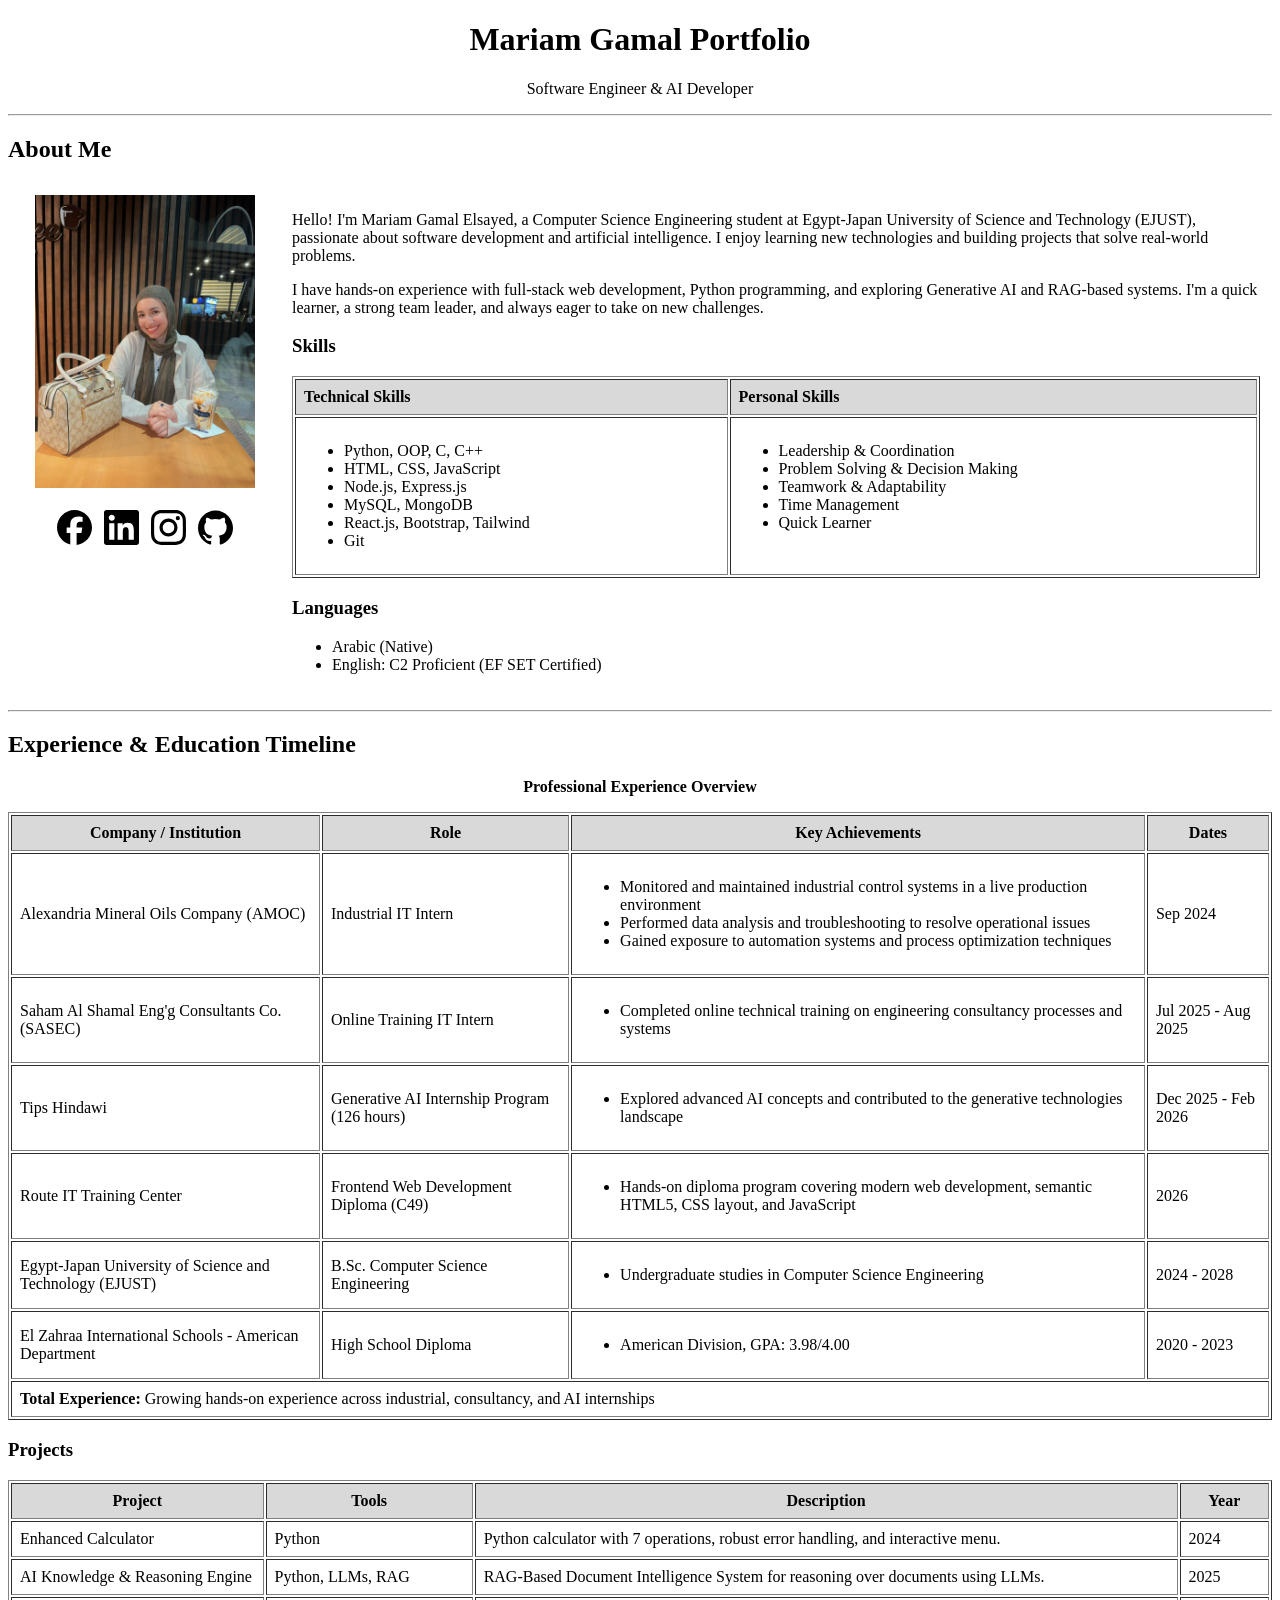
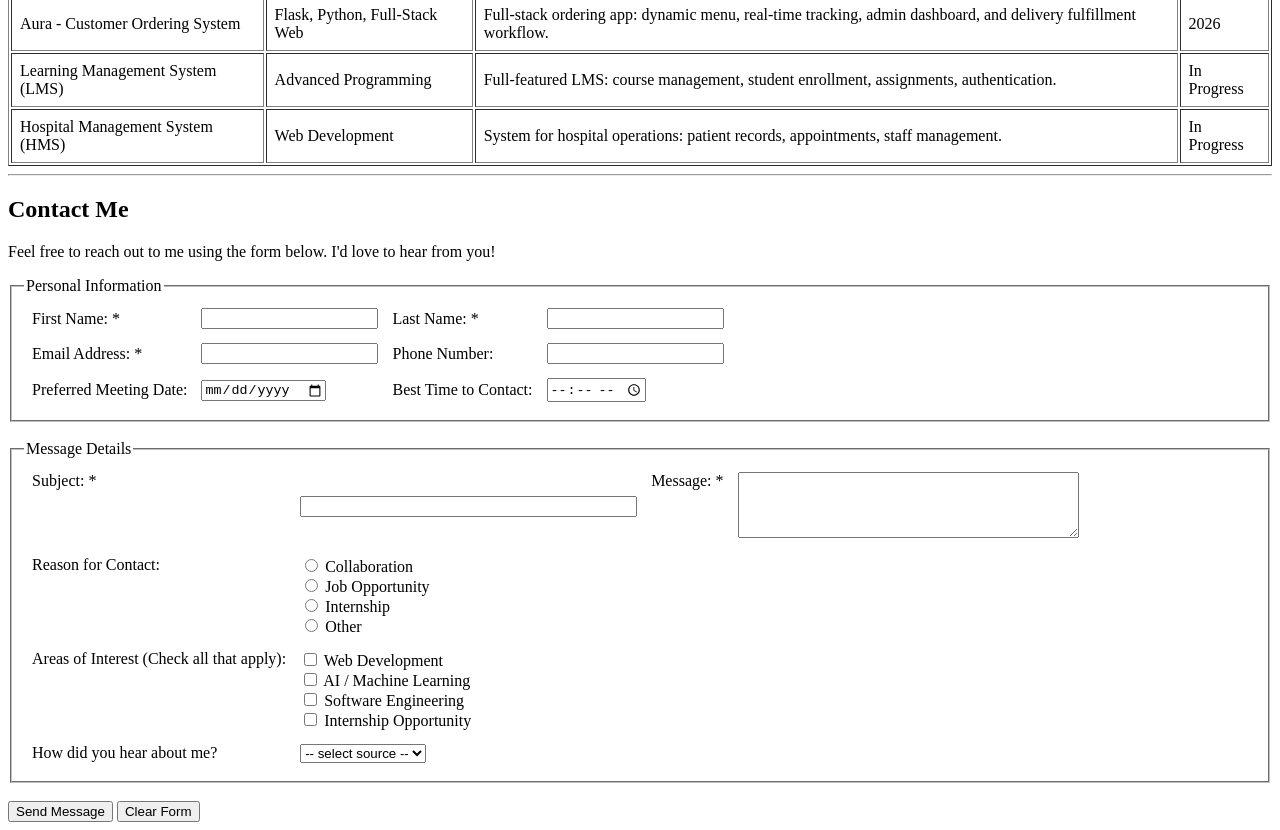
<file: Task 01-personal-portfolio-html/index.html>
<!DOCTYPE html>
<html lang="en">

<head>
  <meta charset="UTF-8">
  <title>Mariam Gamal Portfolio</title>
</head>

<body>

  <h1 align="center">Mariam Gamal Portfolio</h1>
  <p align="center">Software Engineer &amp; AI Developer </p>

  <hr>

  <h2>About Me</h2>

  <table border="0" cellpadding="10">
    <tr>
      <td valign="top" align="center" width="250">
        <img src="images/profile.jpg" alt="Mariam Gamal" width="220"><br><br>
        <a href="https://www.facebook.com/mariammgamall/" target="_blank"><img src="images/facebook.svg" alt="Facebook"
            width="35" height="35"></a>
        &nbsp;
        <a href="https://www.linkedin.com/in/mariam-gamal-3b2408281/" target="_blank"><img src="images/linkedin.svg"
            alt="LinkedIn" width="35" height="35"></a>
        &nbsp;
        <a href="https://www.instagram.com/mariammgamalll/" target="_blank"><img src="images/instagram.svg"
            alt="Instagram" width="35" height="35"></a>
        &nbsp;
        <a href="https://github.com/mariammgamall" target="_blank"><img src="images/github.svg" alt="GitHub" width="35"
            height="35"></a>
      </td>
      <td valign="top">
        <p>Hello! I'm Mariam Gamal Elsayed, a Computer Science Engineering student at Egypt-Japan University of Science
          and Technology (EJUST), passionate about software development and artificial intelligence. I enjoy learning
          new technologies and building projects that solve real-world problems.</p>
        <p>I have hands-on experience with full-stack web development, Python programming, and exploring Generative AI
          and RAG-based systems. I'm a quick learner, a strong team leader, and always eager to take on new challenges.
        </p>

        <h3>Skills</h3>
        <table border="1" cellpadding="8" width="100%">
          <tr bgcolor="#D9D9D9">
            <th align="left">Technical Skills</th>
            <th align="left">Personal Skills</th>
          </tr>
          <tr>
            <td valign="top">
              <ul>
                <li>Python, OOP, C, C++</li>
                <li>HTML, CSS, JavaScript</li>
                <li>Node.js, Express.js</li>
                <li>MySQL, MongoDB</li>
                <li>React.js, Bootstrap, Tailwind</li>
                <li>Git</li>
              </ul>
            </td>
            <td valign="top">
              <ul>
                <li>Leadership &amp; Coordination</li>
                <li>Problem Solving &amp; Decision Making</li>
                <li>Teamwork &amp; Adaptability</li>
                <li>Time Management</li>
                <li>Quick Learner</li>
              </ul>
            </td>
          </tr>
        </table>

        <h3>Languages</h3>
        <ul>
          <li>Arabic (Native)</li>
          <li>English: C2 Proficient (EF SET Certified)</li>
        </ul>
      </td>
    </tr>
  </table>

  <hr>

  <h2>Experience &amp; Education Timeline</h2>

  <p align="center"><b>Professional Experience Overview</b></p>

  <table border="1" cellpadding="8" width="100%">
    <tr bgcolor="#D9D9D9">
      <th>Company / Institution</th>
      <th>Role</th>
      <th>Key Achievements</th>
      <th>Dates</th>
    </tr>
    <tr>
      <td>Alexandria Mineral Oils Company (AMOC)</td>
      <td>Industrial IT Intern</td>
      <td>
        <ul>
          <li>Monitored and maintained industrial control systems in a live production environment</li>
          <li>Performed data analysis and troubleshooting to resolve operational issues</li>
          <li>Gained exposure to automation systems and process optimization techniques</li>
        </ul>
      </td>
      <td>Sep 2024</td>
    </tr>
    <tr>
      <td>Saham Al Shamal Eng'g Consultants Co. (SASEC)</td>
      <td>Online Training IT Intern</td>
      <td>
        <ul>
          <li>Completed online technical training on engineering consultancy processes and systems</li>
        </ul>
      </td>
      <td>Jul 2025 - Aug 2025</td>
    </tr>
    <tr>
      <td>Tips Hindawi</td>
      <td>Generative AI Internship Program (126 hours)</td>
      <td>
        <ul>
          <li>Explored advanced AI concepts and contributed to the generative technologies landscape</li>
        </ul>
      </td>
      <td>Dec 2025 - Feb 2026</td>
    </tr>
    <tr>
      <td>Route IT Training Center</td>
      <td>Frontend Web Development Diploma (C49)</td>
      <td>
        <ul>
          <li>Hands-on diploma program covering modern web development, semantic HTML5, CSS layout, and JavaScript</li>
        </ul>
      </td>
      <td>2026</td>
    </tr>
    <tr>
      <td>Egypt-Japan University of Science and Technology (EJUST)</td>
      <td>B.Sc. Computer Science Engineering</td>
      <td>
        <ul>
          <li>Undergraduate studies in Computer Science Engineering</li>
        </ul>
      </td>
      <td>2024 - 2028</td>
    </tr>
    <tr>
      <td>El Zahraa International Schools - American Department</td>
      <td>High School Diploma</td>
      <td>
        <ul>
          <li>American Division, GPA: 3.98/4.00</li>
        </ul>
      </td>
      <td>2020 - 2023</td>
    </tr>
    <tr>
      <td colspan="4"><b>Total Experience:</b> Growing hands-on experience across industrial, consultancy, and AI
        internships</td>
    </tr>
  </table>

  <h3>Projects</h3>
  <table border="1" cellpadding="8" width="100%">
    <tr bgcolor="#D9D9D9">
      <th>Project</th>
      <th>Tools</th>
      <th>Description</th>
      <th>Year</th>
    </tr>
    <tr>
      <td>Enhanced Calculator</td>
      <td>Python</td>
      <td>Python calculator with 7 operations, robust error handling, and interactive menu.</td>
      <td>2024</td>
    </tr>
    <tr>
      <td>AI Knowledge &amp; Reasoning Engine</td>
      <td>Python, LLMs, RAG</td>
      <td>RAG-Based Document Intelligence System for reasoning over documents using LLMs.</td>
      <td>2025</td>
    </tr>
    <tr>
      <td>Aura - Customer Ordering System</td>
      <td>Flask, Python, Full-Stack Web</td>
      <td>Full-stack ordering app: dynamic menu, real-time tracking, admin dashboard, and delivery fulfillment workflow.
      </td>
      <td>2026</td>
    </tr>
    <tr>
      <td>Learning Management System (LMS)</td>
      <td>Advanced Programming</td>
      <td>Full-featured LMS: course management, student enrollment, assignments, authentication.</td>
      <td>In Progress</td>
    </tr>
    <tr>
      <td>Hospital Management System (HMS)</td>
      <td>Web Development</td>
      <td>System for hospital operations: patient records, appointments, staff management.</td>
      <td>In Progress</td>
    </tr>
  </table>

  <hr>

  <h2>Contact Me</h2>
  <p>Feel free to reach out to me using the form below. I'd love to hear from you!</p>

  <form action="mailto:maryamgamal188@gmail.com" method="post" enctype="text/plain">

    <fieldset>
      <legend>Personal Information</legend>
      <table border="0" cellpadding="6">
        <tr>
          <td>First Name: *</td>
          <td><input type="text" name="first_name" required></td>
          <td>Last Name: *</td>
          <td><input type="text" name="last_name" required></td>
        </tr>
        <tr>
          <td>Email Address: *</td>
          <td><input type="email" name="email" required></td>
          <td>Phone Number:</td>
          <td><input type="tel" name="phone"></td>
        </tr>
        <tr>
          <td>Preferred Meeting Date:</td>
          <td><input type="date" name="meeting_date"></td>
          <td>Best Time to Contact:</td>
          <td><input type="time" name="best_time"></td>
        </tr>
      </table>
    </fieldset>

    <br>

    <fieldset>
      <legend>Message Details</legend>
      <table border="0" cellpadding="6">
        <tr>
          <td valign="top">Subject: *</td>
          <td><input type="text" name="subject" size="40" required></td>
          <td valign="top">Message: *</td>
          <td><textarea name="message" rows="4" cols="40" required></textarea></td>
        </tr>
        <tr>
          <td valign="top">Reason for Contact:</td>
          <td colspan="3">
            <input type="radio" name="reason" value="collaboration"> Collaboration<br>
            <input type="radio" name="reason" value="job_opportunity"> Job Opportunity<br>
            <input type="radio" name="reason" value="internship"> Internship<br>
            <input type="radio" name="reason" value="other"> Other
          </td>
        </tr>
        <tr>
          <td valign="top">Areas of Interest (Check all that apply):</td>
          <td colspan="3">
            <input type="checkbox" name="interest" value="web_development"> Web Development<br>
            <input type="checkbox" name="interest" value="ai_ml"> AI / Machine Learning<br>
            <input type="checkbox" name="interest" value="software_engineering"> Software Engineering<br>
            <input type="checkbox" name="interest" value="internship_opportunity"> Internship Opportunity
          </td>
        </tr>
        <tr>
          <td>How did you hear about me?</td>
          <td colspan="3">
            <select name="source">
              <option value="">-- select source --</option>
              <option value="linkedin">LinkedIn</option>
              <option value="github">GitHub</option>
              <option value="facebook">Facebook</option>
              <option value="instagram">Instagram</option>
              <option value="referral">Referral</option>
              <option value="other">Other</option>
            </select>
          </td>
        </tr>
      </table>
    </fieldset>

    <br>
    <input type="submit" value="Send Message">
    <input type="reset" value="Clear Form">

  </form>

</body>

</html>
</file>
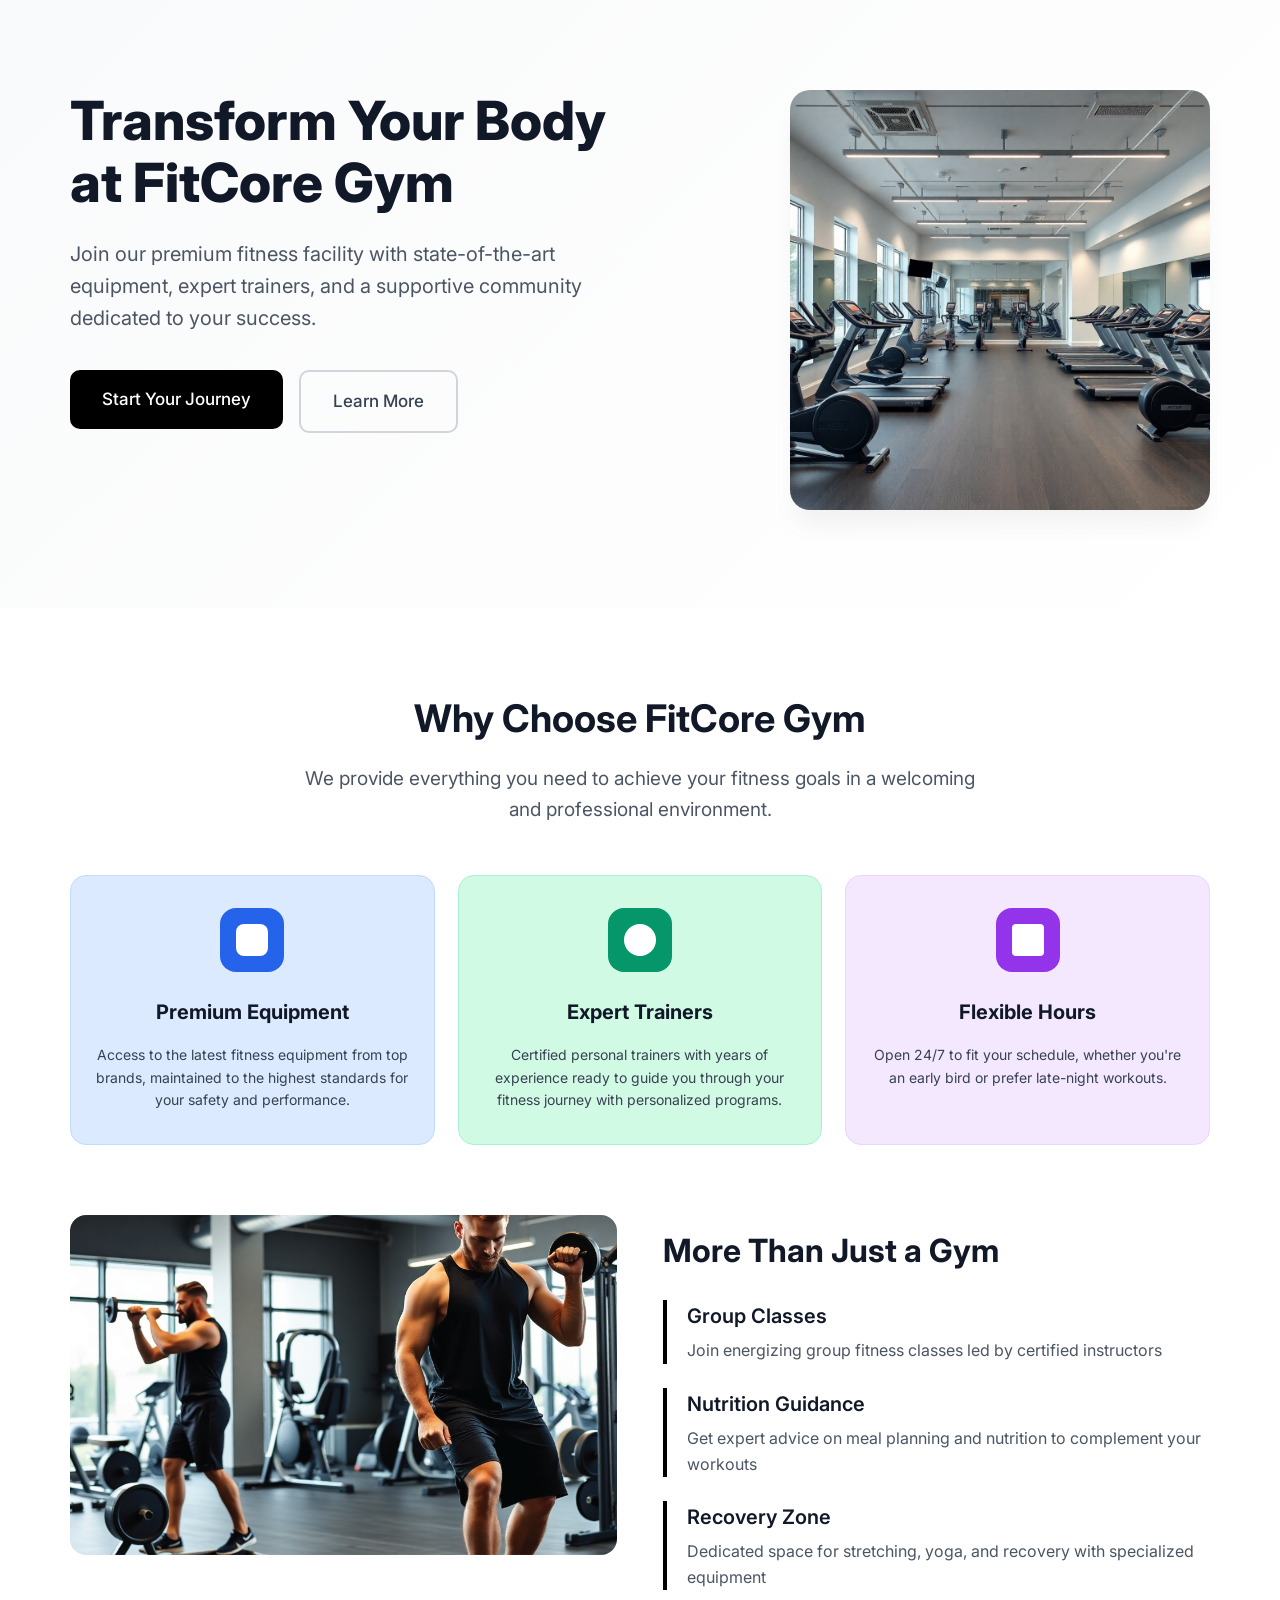
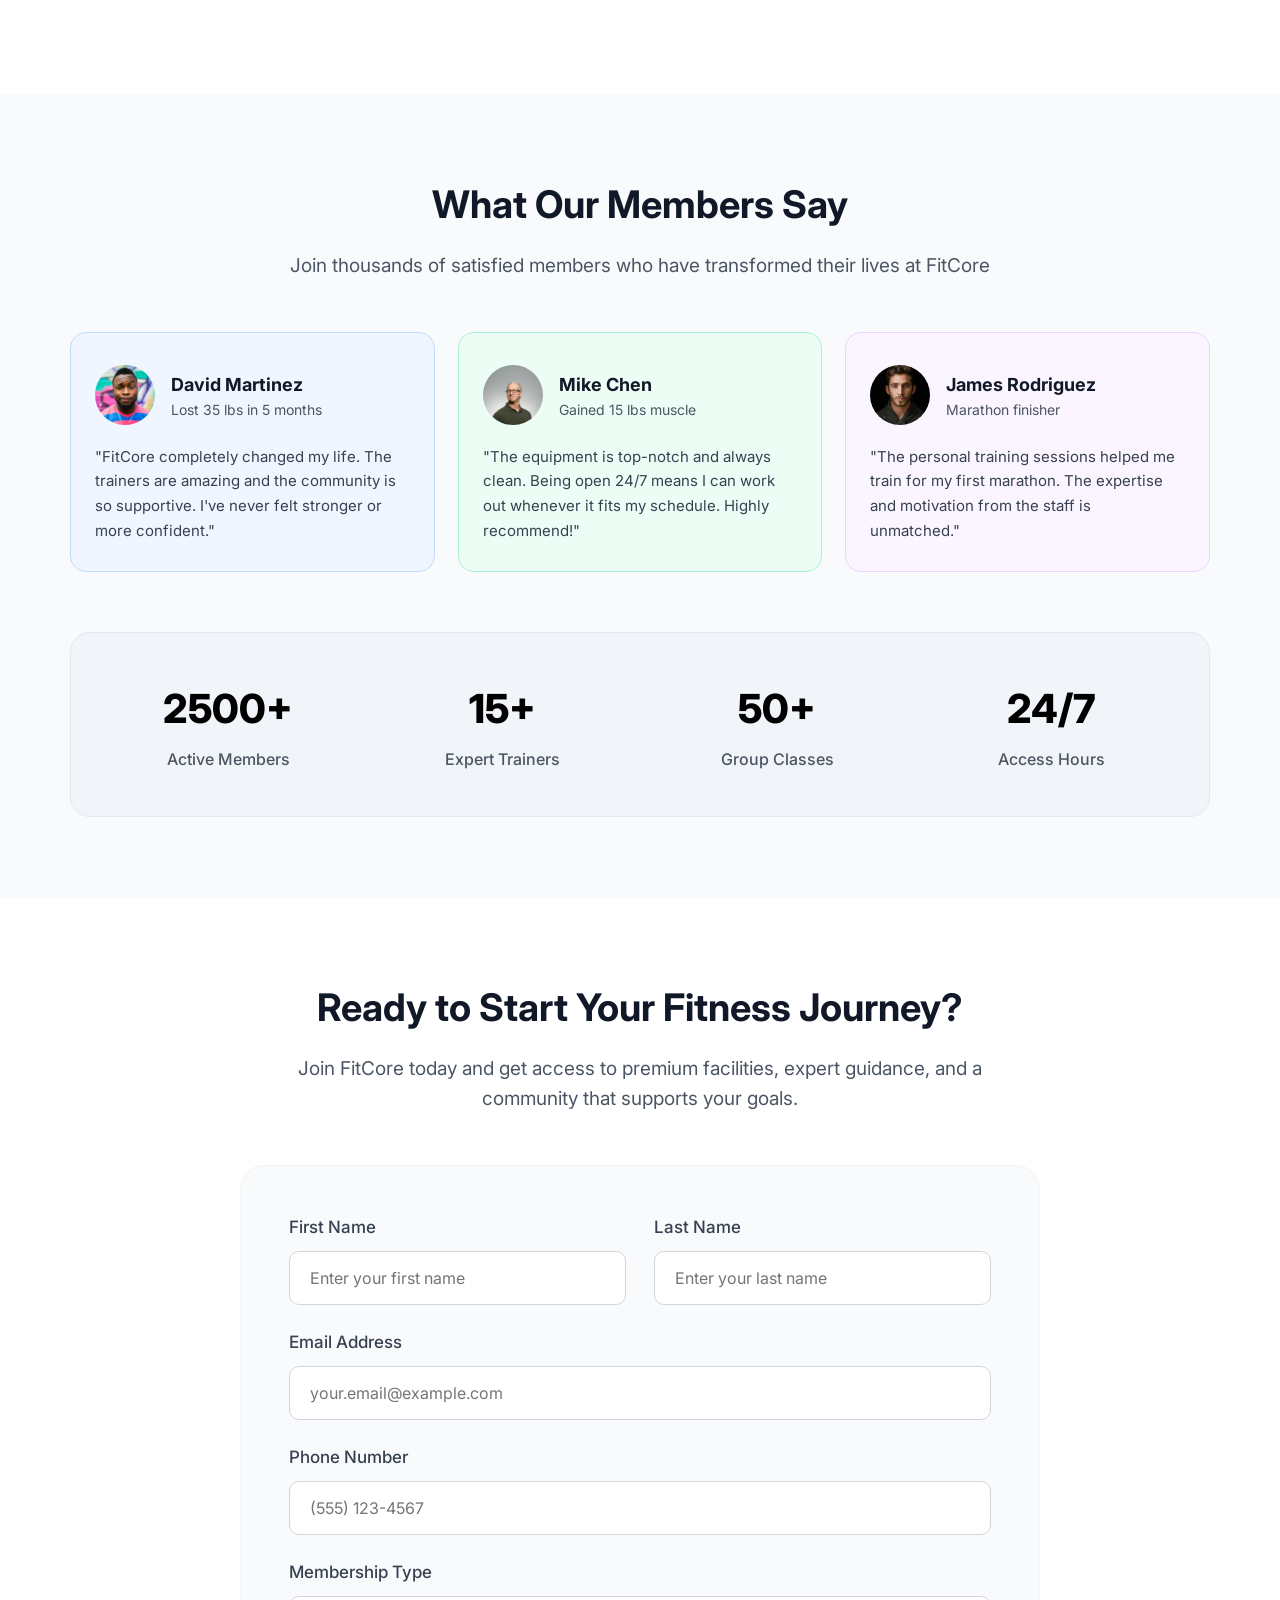
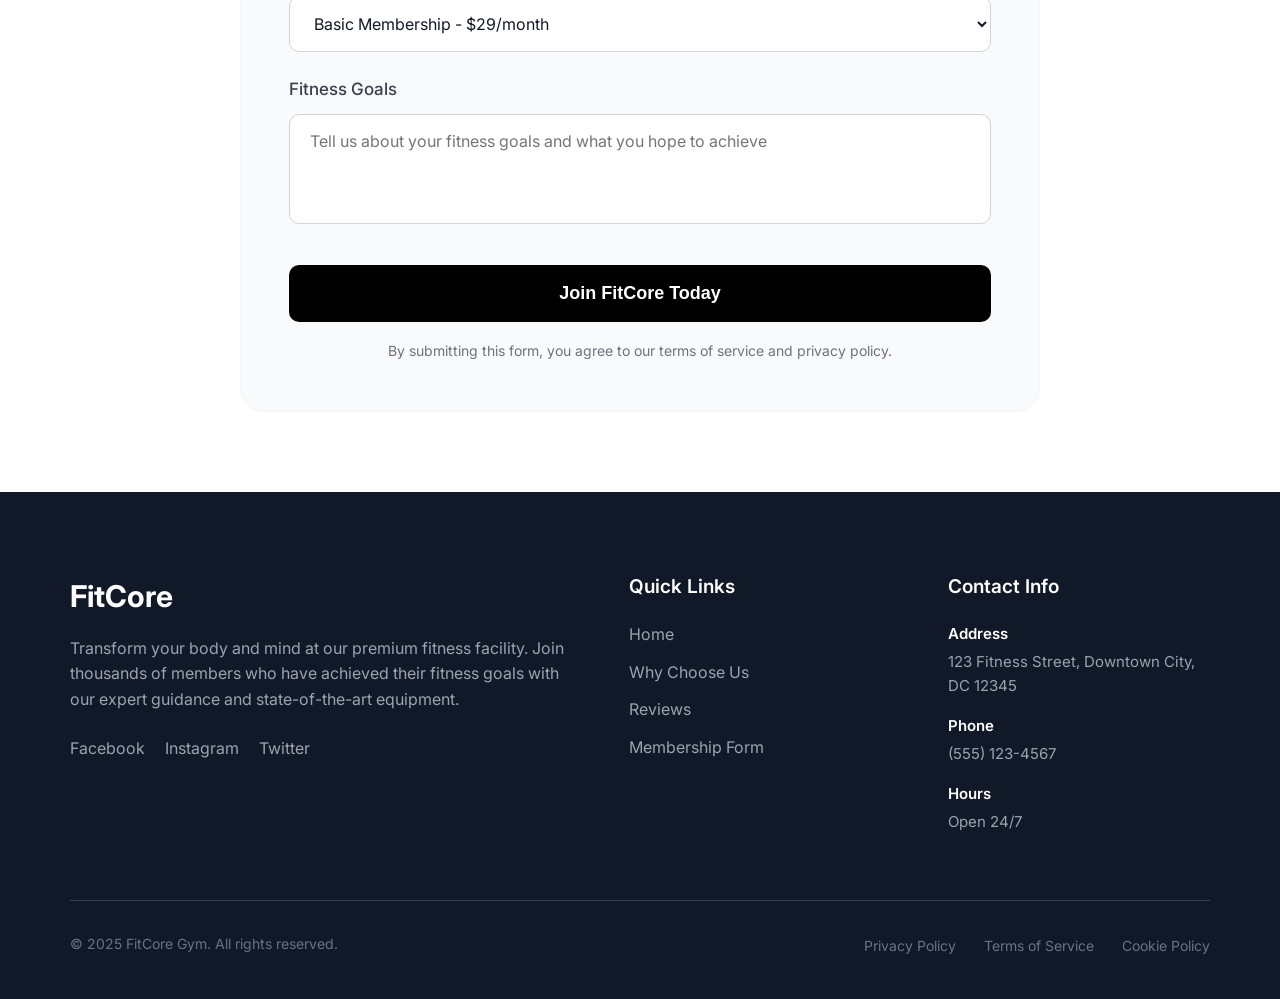
<file: Task 02-fitcore-gym-landing-page/index.html>
<!DOCTYPE html>
<html lang="en">
<head>
    <meta charset="UTF-8">
    <meta name="viewport" content="width=device-width, initial-scale=1.0">
    <title>FitCore Gym | Assignment 2</title>
    <link rel="icon" href="images/favicon.png" type="image/png">
    <link rel="preconnect" href="https://fonts.googleapis.com">
    <link rel="preconnect" href="https://fonts.gstatic.com" crossorigin>
    <link href="https://fonts.googleapis.com/css2?family=Inter:wght@300;400;500;600;700;800&display=swap" rel="stylesheet">
    <link rel="stylesheet" href="css/style.css">
</head>
<body>

    <section id="hero" class="hero-section">
        <div class="container">
            <div class="hero-text">
                <h1>Transform Your Body at FitCore Gym</h1>
                <p>Join our premium fitness facility with state-of-the-art equipment, expert trainers, and a supportive community dedicated to your success.</p>
                <div class="hero-buttons">
                    <a href="#membership-form" class="btn btn-primary">Start Your Journey</a>
                    <a href="#why-choose-us" class="btn btn-secondary">Learn More</a>
                    <div class="clr"></div>
                </div>
            </div>
            <div class="hero-img">
                <img src="images/hero-section-img.png" alt="FitCore Gym Interior">
            </div>
            <div class="clr"></div>
        </div>
    </section>

    <section id="why-choose-us" class="why-section">
        <div class="container">
            <div class="section-header">
                <h2>Why Choose FitCore Gym</h2>
                <p>We provide everything you need to achieve your fitness goals in a welcoming and professional environment.</p>
            </div>

            <div class="features-wrapper">
                <div class="feature-card card-blue">
                    <div class="icon-box icon-blue">
                        <div class="icon-shape shape-square"></div>
                    </div>
                    <h3>Premium Equipment</h3>
                    <p>Access to the latest fitness equipment from top brands, maintained to the highest standards for your safety and performance.</p>
                </div>

                <div class="feature-card card-emerald">
                    <div class="icon-box icon-emerald">
                        <div class="icon-shape shape-circle"></div>
                    </div>
                    <h3>Expert Trainers</h3>
                    <p>Certified personal trainers with years of experience ready to guide you through your fitness journey with personalized programs.</p>
                </div>

                <div class="feature-card card-purple">
                    <div class="icon-box icon-purple">
                        <div class="icon-shape shape-rounded"></div>
                    </div>
                    <h3>Flexible Hours</h3>
                    <p>Open 24/7 to fit your schedule, whether you're an early bird or prefer late-night workouts.</p>
                </div>

                <div class="clr"></div>
            </div>

            <div class="more-info-wrapper">
                <div class="info-img">
                    <img src="images/why-choose-us.png" alt="People training in gym">
                </div>
                <div class="info-text">
                    <h3>More Than Just a Gym</h3>
                    
                    <div class="info-item">
                        <h4>Group Classes</h4>
                        <p>Join energizing group fitness classes led by certified instructors</p>
                    </div>

                    <div class="info-item">
                        <h4>Nutrition Guidance</h4>
                        <p>Get expert advice on meal planning and nutrition to complement your workouts</p>
                    </div>

                    <div class="info-item">
                        <h4>Recovery Zone</h4>
                        <p>Dedicated space for stretching, yoga, and recovery with specialized equipment</p>
                    </div>
                </div>
                <div class="clr"></div>
            </div>
        </div>
    </section>

    <section id="social-proof" class="testimonials-section">
        <div class="container">
            <div class="section-header">
                <h2>What Our Members Say</h2>
                <p>Join thousands of satisfied members who have transformed their lives at FitCore</p>
            </div>

            <div class="testimonials-wrapper">
                <div class="testimonial-card card-blue-light">
                    <div class="user-info">
                        <img src="images/avatar-1.jpg" alt="David Martinez" class="avatar">
                        <div class="user-details">
                            <h4>David Martinez</h4>
                            <p>Lost 35 lbs in 5 months</p>
                        </div>
                        <div class="clr"></div>
                    </div>
                    <p class="review-text">"FitCore completely changed my life. The trainers are amazing and the community is so supportive. I've never felt stronger or more confident."</p>
                </div>

                <div class="testimonial-card card-emerald-light">
                    <div class="user-info">
                        <img src="images/avatar-2.jpg" alt="Mike Chen" class="avatar">
                        <div class="user-details">
                            <h4>Mike Chen</h4>
                            <p>Gained 15 lbs muscle</p>
                        </div>
                        <div class="clr"></div>
                    </div>
                    <p class="review-text">"The equipment is top-notch and always clean. Being open 24/7 means I can work out whenever it fits my schedule. Highly recommend!"</p>
                </div>

                <div class="testimonial-card card-purple-light">
                    <div class="user-info">
                        <img src="images/avatar-3.jpg" alt="James Rodriguez" class="avatar">
                        <div class="user-details">
                            <h4>James Rodriguez</h4>
                            <p>Marathon finisher</p>
                        </div>
                        <div class="clr"></div>
                    </div>
                    <p class="review-text">"The personal training sessions helped me train for my first marathon. The expertise and motivation from the staff is unmatched."</p>
                </div>

                <div class="clr"></div>
            </div>

            <div class="stats-container">
                <div class="stat-box">
                    <div class="stat-number">2500+</div>
                    <div class="stat-label">Active Members</div>
                </div>
                <div class="stat-box">
                    <div class="stat-number">15+</div>
                    <div class="stat-label">Expert Trainers</div>
                </div>
                <div class="stat-box">
                    <div class="stat-number">50+</div>
                    <div class="stat-label">Group Classes</div>
                </div>
                <div class="stat-box">
                    <div class="stat-number">24/7</div>
                    <div class="stat-label">Access Hours</div>
                </div>
                <div class="clr"></div>
            </div>
        </div>
    </section>

    <section id="membership-form" class="form-section">
        <div class="container-small">
            <div class="section-header">
                <h2>Ready to Start Your Fitness Journey?</h2>
                <p>Join FitCore today and get access to premium facilities, expert guidance, and a community that supports your goals.</p>
            </div>

            <div class="form-wrapper">
                <form action="#" method="POST">
                    <div class="form-row">
                        <div class="form-group half-width float-left">
                            <label for="firstName">First Name</label>
                            <input type="text" id="firstName" name="firstName" placeholder="Enter your first name" required>
                        </div>
                        <div class="form-group half-width float-right">
                            <label for="lastName">Last Name</label>
                            <input type="text" id="lastName" name="lastName" placeholder="Enter your last name" required>
                        </div>
                        <div class="clr"></div>
                    </div>

                    <div class="form-group">
                        <label for="email">Email Address</label>
                        <input type="email" id="email" name="email" placeholder="your.email@example.com" required>
                    </div>

                    <div class="form-group">
                        <label for="phone">Phone Number</label>
                        <input type="tel" id="phone" name="phone" placeholder="(555) 123-4567" required>
                    </div>

                    <div class="form-group">
                        <label for="membership">Membership Type</label>
                        <select id="membership" name="membership">
                            <option value="basic">Basic Membership - $29/month</option>
                            <option value="premium">Premium Membership - $49/month</option>
                            <option value="vip">VIP Membership - $79/month</option>
                        </select>
                    </div>

                    <div class="form-group">
                        <label for="goals">Fitness Goals</label>
                        <textarea id="goals" name="goals" placeholder="Tell us about your fitness goals and what you hope to achieve"></textarea>
                    </div>

                    <button type="submit" class="submit-btn">Join FitCore Today</button>

                    <p class="form-disclaimer">By submitting this form, you agree to our terms of service and privacy policy.</p>
                </form>
            </div>
        </div>
    </section>

    <footer id="footer" class="footer-section">
        <div class="container">
            <div class="footer-top">
                <div class="footer-col col-brand">
                    <h3>FitCore</h3>
                    <p>Transform your body and mind at our premium fitness facility. Join thousands of members who have achieved their fitness goals with our expert guidance and state-of-the-art equipment.</p>
                    <ul class="social-links">
                        <li><a href="https://facebook.com" target="_blank">Facebook</a></li>
                        <li><a href="https://instagram.com" target="_blank">Instagram</a></li>
                        <li><a href="https://twitter.com" target="_blank">Twitter</a></li>
                        <div class="clr"></div>
                    </ul>
                </div>

                <div class="footer-col col-links">
                    <h4>Quick Links</h4>
                    <ul>
                        <li><a href="#hero">Home</a></li>
                        <li><a href="#why-choose-us">Why Choose Us</a></li>
                        <li><a href="#social-proof">Reviews</a></li>
                        <li><a href="#membership-form">Membership Form</a></li>
                    </ul>
                </div>

                <div class="footer-col col-contact">
                    <h4>Contact Info</h4>
                    <div class="contact-item">
                        <span class="contact-title">Address</span>
                        <p>123 Fitness Street, Downtown City, DC 12345</p>
                    </div>
                    <div class="contact-item">
                        <span class="contact-title">Phone</span>
                        <p><a href="tel:5551234567">(555) 123-4567</a></p>
                    </div>
                    <div class="contact-item">
                        <span class="contact-title">Hours</span>
                        <p>Open 24/7</p>
                    </div>
                </div>

                <div class="clr"></div>
            </div>

            <div class="footer-bottom">
                <div class="copyright">
                    <p>&copy; 2025 FitCore Gym. All rights reserved.</p>
                </div>
                <div class="legal-links">
                    <a href="#">Privacy Policy</a>
                    <a href="#">Terms of Service</a>
                    <a href="#">Cookie Policy</a>
                </div>
                <div class="clr"></div>
            </div>
        </div>
    </footer>

</body>
</html>
</file>
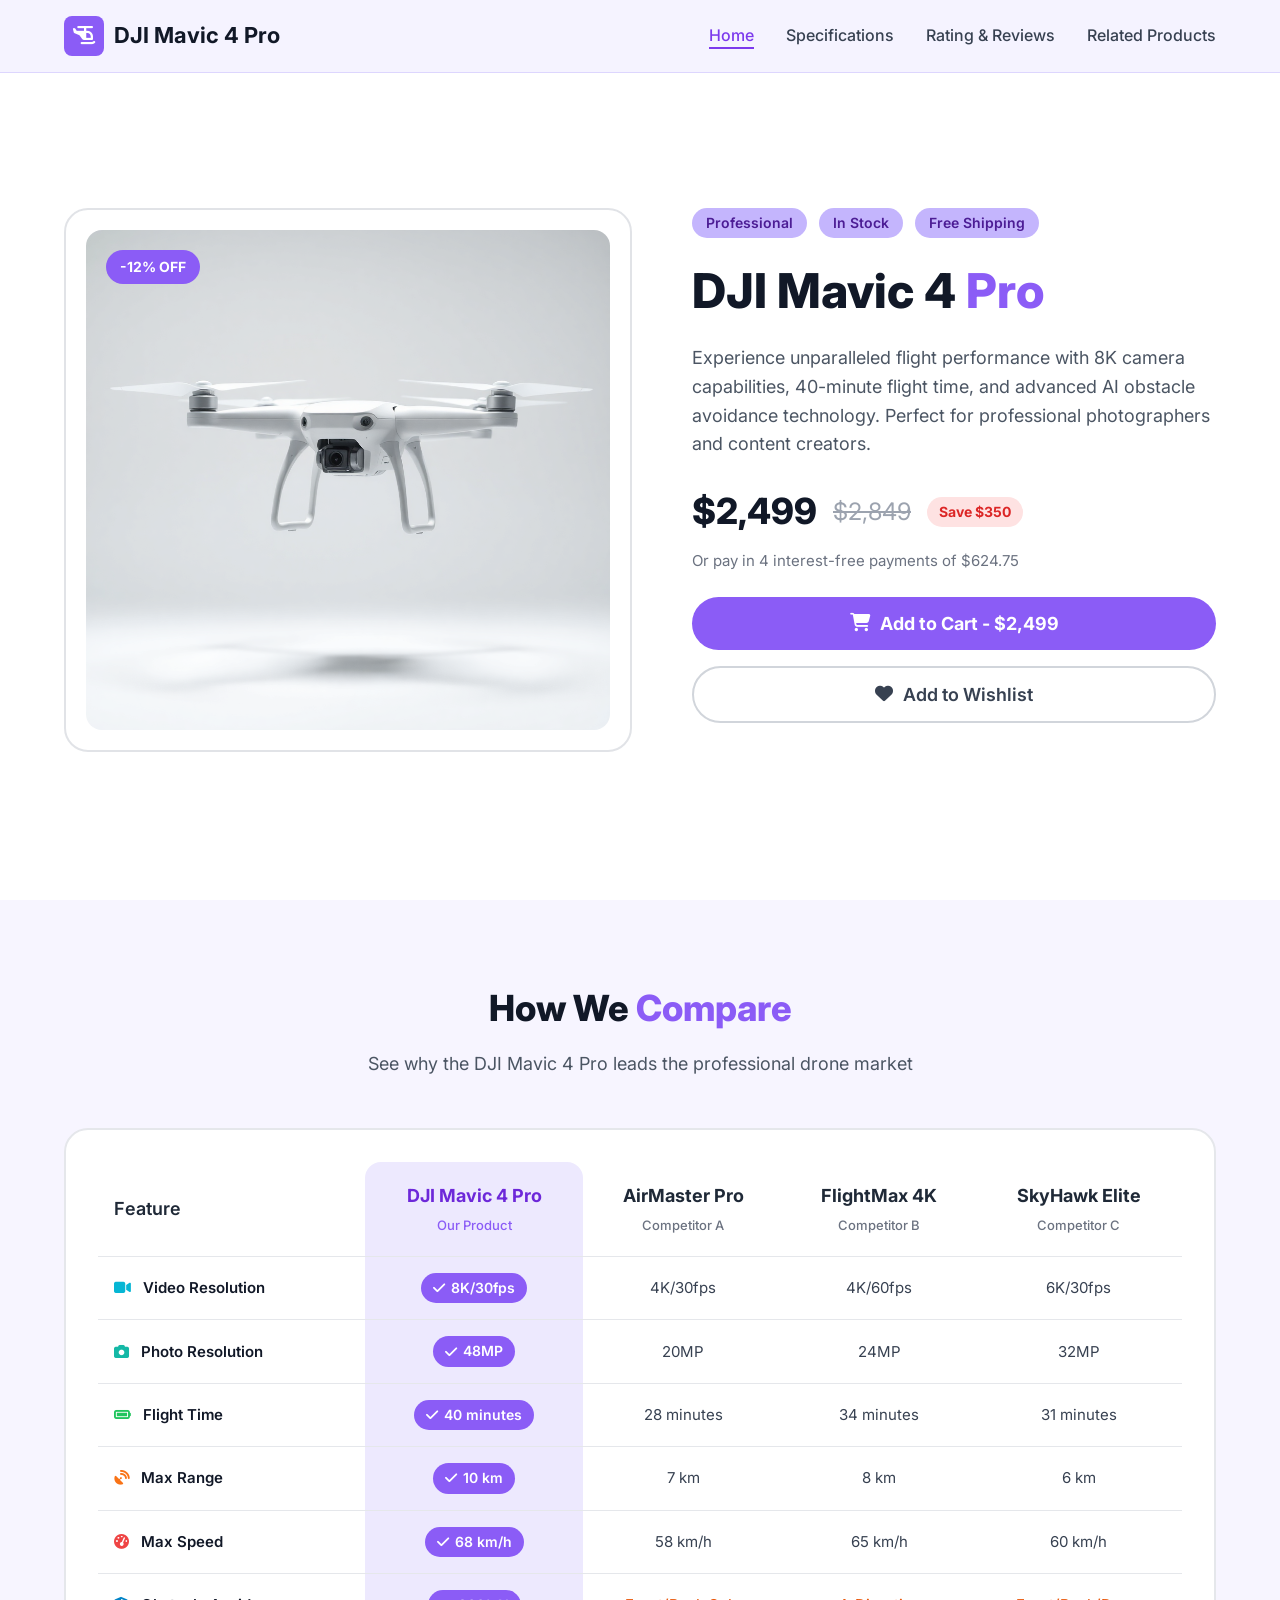
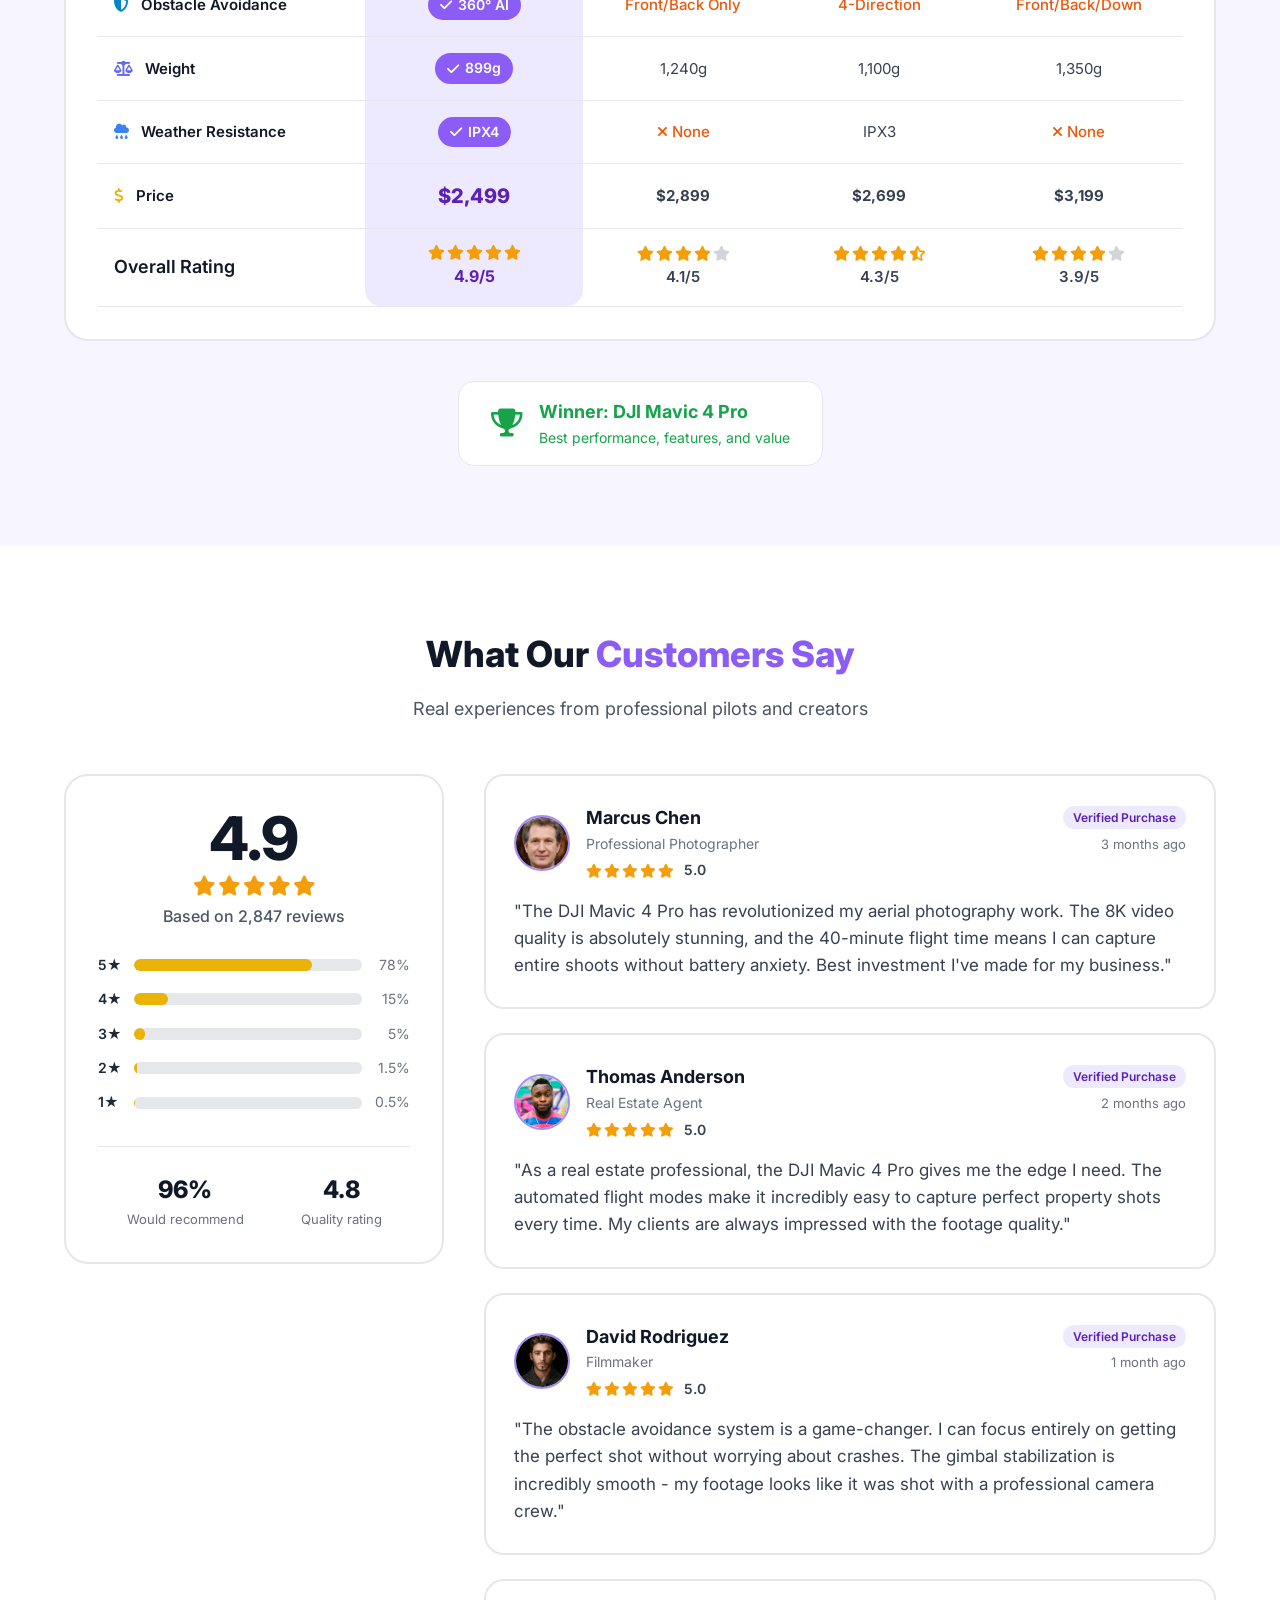
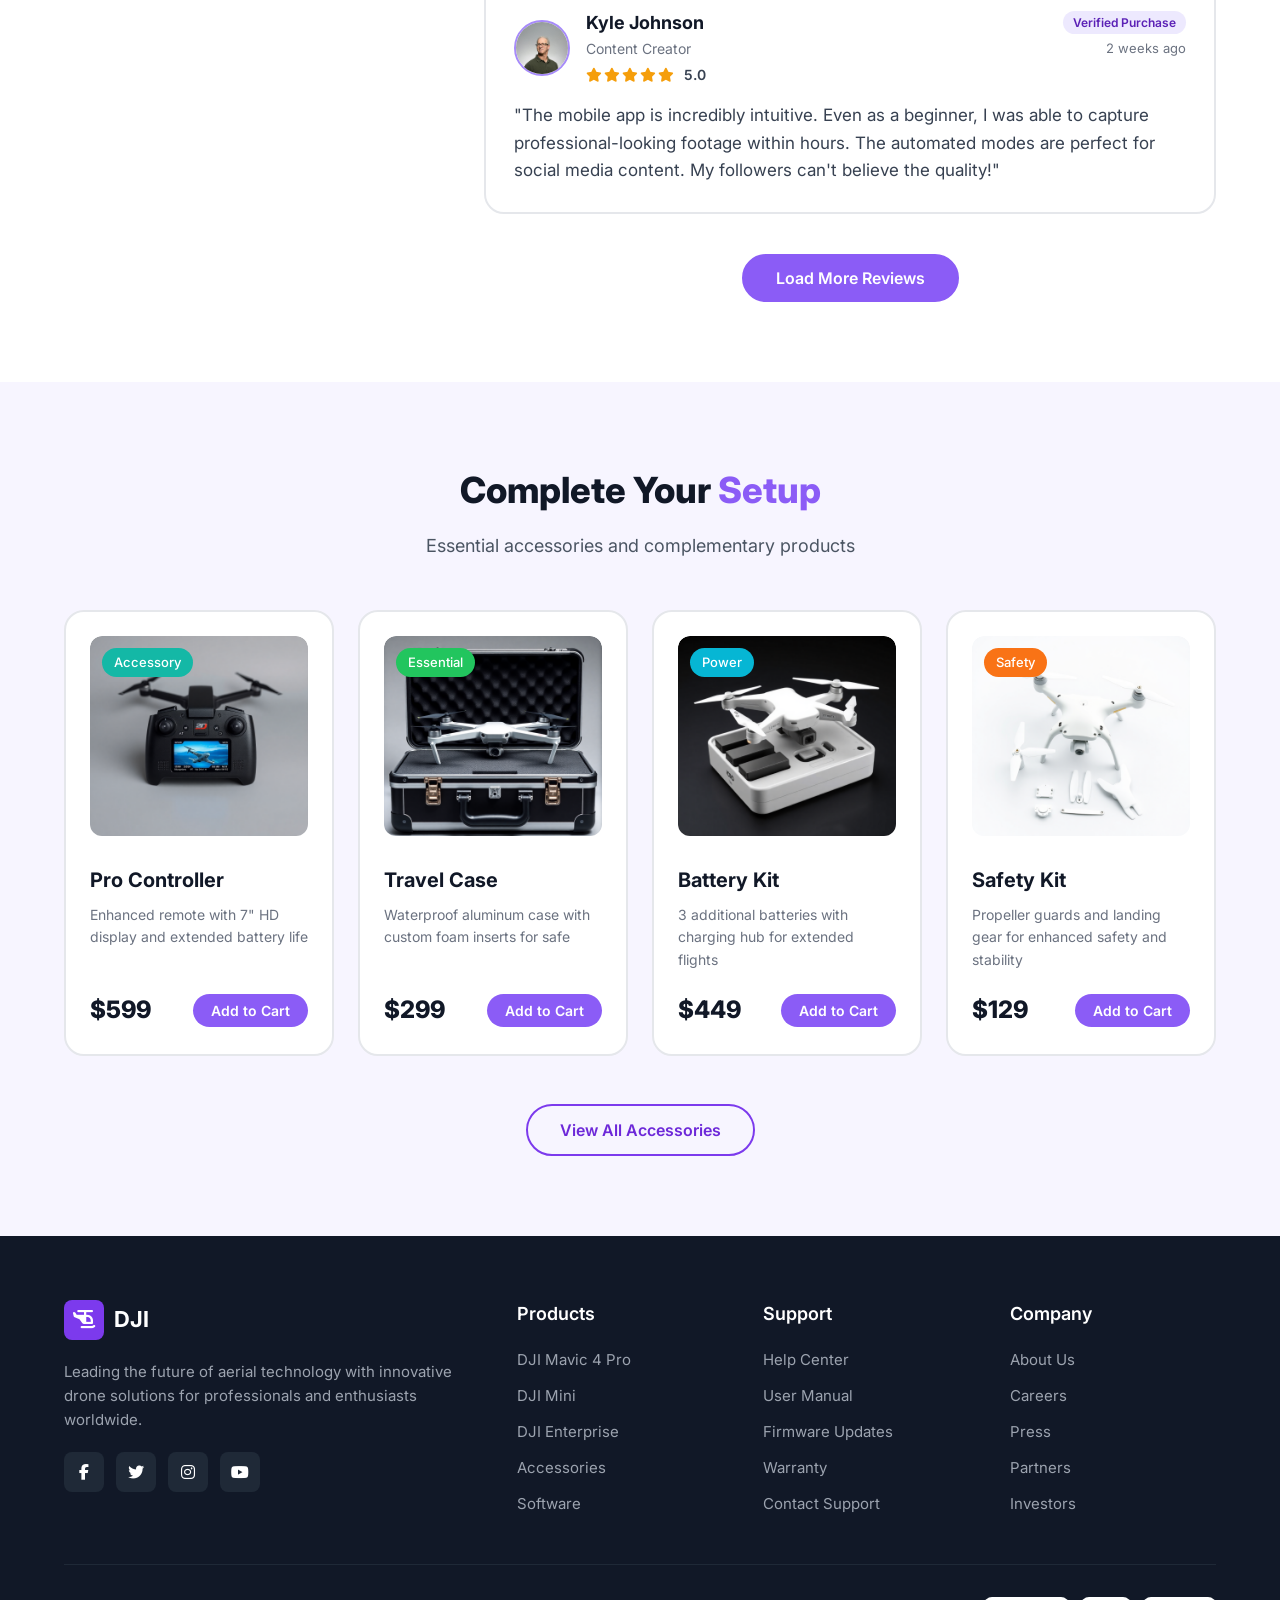
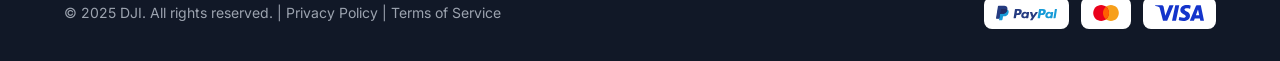
<file: Task 03-drone-product-landing-page/index.html>
<!DOCTYPE html>
<html lang="en">

<head>
    <meta charset="UTF-8">
    <meta name="viewport" content="width=device-width, initial-scale=1.0">
    <title>DJI Mavic 4 Pro | The Ultimate Drone</title>
    <link rel="icon" type="image/svg+xml" href="images/favicon.svg">
    <link rel="preconnect" href="https://fonts.googleapis.com">
    <link rel="preconnect" href="https://fonts.gstatic.com" crossorigin>
    <link href="https://fonts.googleapis.com/css2?family=Inter:wght@400;500;600;700;800&display=swap" rel="stylesheet">
    <link rel="stylesheet" href="https://cdnjs.cloudflare.com/ajax/libs/font-awesome/6.5.1/css/all.min.css">
    <link rel="stylesheet" href="css/style.css">
</head>

<body>

    <header class="header">
        <nav class="nav-container">
            <div class="logo">
                <div class="logo-icon">
                    <i class="fa-solid fa-helicopter"></i>
                </div>
                <span class="logo-text">DJI Mavic 4 Pro</span>
            </div>
            <ul class="nav-links">
                <li><a href="#home" class="active">Home</a></li>
                <li><a href="#specifications">Specifications</a></li>
                <li><a href="#customer-reviews">Rating & Reviews</a></li>
                <li><a href="#related-products">Related Products</a></li>
            </ul>
        </nav>
    </header>

    <main>
        <section id="home" class="hero-section">
            <div class="container">
                <div class="hero-content">
                    <div class="hero-image-wrapper">
                        <img src="images/hero-img.png" alt="DJI Mavic 4 Pro Drone">
                        <span class="discount-badge">-12% OFF</span>
                    </div>

                    <div class="hero-info">
                        <div class="tag-list">
                            <span class="tag">Professional</span>
                            <span class="tag">In Stock</span>
                            <span class="tag">Free Shipping</span>
                        </div>

                        <h1>DJI Mavic 4 <span class="highlight">Pro</span></h1>

                        <p>Experience unparalleled flight performance with 8K camera capabilities, 40-minute flight
                            time, and advanced AI obstacle avoidance technology. Perfect for professional photographers
                            and content creators.</p>

                        <div class="price-box">
                            <div class="price-row">
                                <span class="current-price">$2,499</span>
                                <span class="old-price">$2,849</span>
                                <span class="save-badge">Save $350</span>
                            </div>
                            <span class="payment-note">Or pay in 4 interest-free payments of $624.75</span>
                        </div>

                        <div class="action-buttons">
                            <button class="btn-primary">
                                <i class="fa-solid fa-cart-shopping"></i>
                                Add to Cart - $2,499
                            </button>
                            <button class="btn-secondary">
                                <i class="fa-solid fa-heart"></i>
                                Add to Wishlist
                            </button>
                        </div>
                    </div>
                </div>
            </div>
        </section>

        <section id="specifications" class="specifications-section">
            <div class="container">
                <div class="section-header">
                    <h2>How We <span class="highlight">Compare</span></h2>
                    <p>See why the DJI Mavic 4 Pro leads the professional drone market</p>
                </div>

                <div class="table-card">
                    <table class="compare-table">
                        <thead>
                            <tr>
                                <th class="feature-head">Feature</th>
                                <th class="our-product">
                                    <div class="product-head">
                                        <span class="product-name">DJI Mavic 4 Pro</span>
                                        <span class="product-sub">Our Product</span>
                                    </div>
                                </th>
                                <th>
                                    <div class="product-head">
                                        <span class="product-name">AirMaster Pro</span>
                                        <span class="product-sub">Competitor A</span>
                                    </div>
                                </th>
                                <th>
                                    <div class="product-head">
                                        <span class="product-name">FlightMax 4K</span>
                                        <span class="product-sub">Competitor B</span>
                                    </div>
                                </th>
                                <th>
                                    <div class="product-head">
                                        <span class="product-name">SkyHawk Elite</span>
                                        <span class="product-sub">Competitor C</span>
                                    </div>
                                </th>
                            </tr>
                        </thead>
                        <tbody>
                            <tr>
                                <td class="feature-title"><i class="fa-solid fa-video" style="color: #06b6d4;"></i>
                                    Video Resolution</td>
                                <td class="our-product-col"><span class="badge-check"><i class="fa-solid fa-check"></i>
                                        8K/30fps</span></td>
                                <td>4K/30fps</td>
                                <td>4K/60fps</td>
                                <td>6K/30fps</td>
                            </tr>
                            <tr>
                                <td class="feature-title"><i class="fa-solid fa-camera" style="color: #14b8a6;"></i>
                                    Photo Resolution</td>
                                <td class="our-product-col"><span class="badge-check"><i class="fa-solid fa-check"></i>
                                        48MP</span></td>
                                <td>20MP</td>
                                <td>24MP</td>
                                <td>32MP</td>
                            </tr>
                            <tr>
                                <td class="feature-title"><i class="fa-solid fa-battery-full"
                                        style="color: #22c55e;"></i> Flight Time</td>
                                <td class="our-product-col"><span class="badge-check"><i class="fa-solid fa-check"></i>
                                        40 minutes</span></td>
                                <td>28 minutes</td>
                                <td>34 minutes</td>
                                <td>31 minutes</td>
                            </tr>
                            <tr>
                                <td class="feature-title"><i class="fa-solid fa-satellite-dish"
                                        style="color: #f97316;"></i> Max Range</td>
                                <td class="our-product-col"><span class="badge-check"><i class="fa-solid fa-check"></i>
                                        10 km</span></td>
                                <td>7 km</td>
                                <td>8 km</td>
                                <td>6 km</td>
                            </tr>
                            <tr>
                                <td class="feature-title"><i class="fa-solid fa-gauge-high" style="color: #ef4444;"></i>
                                    Max Speed</td>
                                <td class="our-product-col"><span class="badge-check"><i class="fa-solid fa-check"></i>
                                        68 km/h</span></td>
                                <td>58 km/h</td>
                                <td>65 km/h</td>
                                <td>60 km/h</td>
                            </tr>
                            <tr>
                                <td class="feature-title"><i class="fa-solid fa-shield-halved"
                                        style="color: #0284c7;"></i> Obstacle Avoidance</td>
                                <td class="our-product-col"><span class="badge-check"><i class="fa-solid fa-check"></i>
                                        360° AI</span></td>
                                <td><span class="warning-text">Front/Back Only</span></td>
                                <td><span class="warning-text">4-Direction</span></td>
                                <td><span class="warning-text">Front/Back/Down</span></td>
                            </tr>
                            <tr>
                                <td class="feature-title"><i class="fa-solid fa-scale-balanced"
                                        style="color: #6366f1;"></i> Weight</td>
                                <td class="our-product-col"><span class="badge-check"><i class="fa-solid fa-check"></i>
                                        899g</span></td>
                                <td>1,240g</td>
                                <td>1,100g</td>
                                <td>1,350g</td>
                            </tr>
                            <tr>
                                <td class="feature-title"><i class="fa-solid fa-cloud-rain" style="color: #3b82f6;"></i>
                                    Weather Resistance</td>
                                <td class="our-product-col"><span class="badge-check"><i class="fa-solid fa-check"></i>
                                        IPX4</span></td>
                                <td><span class="warning-text"><i class="fa-solid fa-xmark"></i> None</span></td>
                                <td>IPX3</td>
                                <td><span class="warning-text"><i class="fa-solid fa-xmark"></i> None</span></td>
                            </tr>
                            <tr>
                                <td class="feature-title"><i class="fa-solid fa-dollar-sign"
                                        style="color: #eab308;"></i> Price</td>
                                <td class="our-product-col"><span
                                        style="font-size: 20px; font-weight: 800;">$2,499</span></td>
                                <td><span style="font-weight: 700;">$2,899</span></td>
                                <td><span style="font-weight: 700;">$2,699</span></td>
                                <td><span style="font-weight: 700;">$3,199</span></td>
                            </tr>
                            <tr>
                                <td class="feature-title" style="font-size: 18px;">Overall Rating</td>
                                <td class="our-product-col"
                                    style="border-bottom-left-radius: 16px; border-bottom-right-radius: 16px;">
                                    <div class="rating-box">
                                        <div class="stars">
                                            <i class="fa-solid fa-star"></i>
                                            <i class="fa-solid fa-star"></i>
                                            <i class="fa-solid fa-star"></i>
                                            <i class="fa-solid fa-star"></i>
                                            <i class="fa-solid fa-star"></i>
                                        </div>
                                        <span class="rating-score">4.9/5</span>
                                    </div>
                                </td>
                                <td>
                                    <div class="rating-box">
                                        <div class="stars">
                                            <i class="fa-solid fa-star"></i>
                                            <i class="fa-solid fa-star"></i>
                                            <i class="fa-solid fa-star"></i>
                                            <i class="fa-solid fa-star"></i>
                                            <i class="fa-solid fa-star stars-gray"></i>
                                        </div>
                                        <span style="font-weight: 600;">4.1/5</span>
                                    </div>
                                </td>
                                <td>
                                    <div class="rating-box">
                                        <div class="stars">
                                            <i class="fa-solid fa-star"></i>
                                            <i class="fa-solid fa-star"></i>
                                            <i class="fa-solid fa-star"></i>
                                            <i class="fa-solid fa-star"></i>
                                            <i class="fa-solid fa-star-half-stroke"></i>
                                        </div>
                                        <span style="font-weight: 600;">4.3/5</span>
                                    </div>
                                </td>
                                <td>
                                    <div class="rating-box">
                                        <div class="stars">
                                            <i class="fa-solid fa-star"></i>
                                            <i class="fa-solid fa-star"></i>
                                            <i class="fa-solid fa-star"></i>
                                            <i class="fa-solid fa-star"></i>
                                            <i class="fa-solid fa-star stars-gray"></i>
                                        </div>
                                        <span style="font-weight: 600;">3.9/5</span>
                                    </div>
                                </td>
                            </tr>
                        </tbody>
                    </table>
                </div>

                <div class="winner-container">
                    <div class="winner-card">
                        <i class="fa-solid fa-trophy winner-icon"></i>
                        <div class="winner-text">
                            <div class="winner-title">Winner: DJI Mavic 4 Pro</div>
                            <div class="winner-desc">Best performance, features, and value</div>
                        </div>
                    </div>
                </div>
            </div>
        </section>

        <section id="customer-reviews" class="reviews-section">
            <div class="container">
                <div class="section-header">
                    <h2>What Our <span class="highlight">Customers Say</span></h2>
                    <p>Real experiences from professional pilots and creators</p>
                </div>

                <div class="reviews-layout">
                    <div class="reviews-summary">
                        <div class="rating-header">
                            <div class="big-rating">4.9</div>
                            <div class="stars">
                                <i class="fa-solid fa-star"></i>
                                <i class="fa-solid fa-star"></i>
                                <i class="fa-solid fa-star"></i>
                                <i class="fa-solid fa-star"></i>
                                <i class="fa-solid fa-star"></i>
                            </div>
                            <div class="rating-count">Based on 2,847 reviews</div>
                        </div>

                        <div class="rating-bars">
                            <div class="bar-row">
                                <span class="star-label">5★</span>
                                <div class="bar-track">
                                    <div class="bar-fill" style="width: 78%;"></div>
                                </div>
                                <span class="percent-label">78%</span>
                            </div>
                            <div class="bar-row">
                                <span class="star-label">4★</span>
                                <div class="bar-track">
                                    <div class="bar-fill" style="width: 15%;"></div>
                                </div>
                                <span class="percent-label">15%</span>
                            </div>
                            <div class="bar-row">
                                <span class="star-label">3★</span>
                                <div class="bar-track">
                                    <div class="bar-fill" style="width: 5%;"></div>
                                </div>
                                <span class="percent-label">5%</span>
                            </div>
                            <div class="bar-row">
                                <span class="star-label">2★</span>
                                <div class="bar-track">
                                    <div class="bar-fill" style="width: 1.5%;"></div>
                                </div>
                                <span class="percent-label">1.5%</span>
                            </div>
                            <div class="bar-row">
                                <span class="star-label">1★</span>
                                <div class="bar-track">
                                    <div class="bar-fill" style="width: 0.5%;"></div>
                                </div>
                                <span class="percent-label">0.5%</span>
                            </div>
                        </div>

                        <div class="summary-stats">
                            <div>
                                <div class="stat-number">96%</div>
                                <div class="stat-desc">Would recommend</div>
                            </div>
                            <div>
                                <div class="stat-number">4.8</div>
                                <div class="stat-desc">Quality rating</div>
                            </div>
                        </div>
                    </div>

                    <div class="reviews-list">
                        <div class="review-card">
                            <div class="review-header">
                                <div class="user-info">
                                    <img src="images/avatar-1.png" alt="Marcus Chen" class="user-avatar">
                                    <div class="user-details">
                                        <h4>Marcus Chen</h4>
                                        <div class="user-role">Professional Photographer</div>
                                        <div class="review-stars">
                                            <div class="stars">
                                                <i class="fa-solid fa-star"></i>
                                                <i class="fa-solid fa-star"></i>
                                                <i class="fa-solid fa-star"></i>
                                                <i class="fa-solid fa-star"></i>
                                                <i class="fa-solid fa-star"></i>
                                            </div>
                                            <span class="review-score">5.0</span>
                                        </div>
                                    </div>
                                </div>
                                <div class="review-meta">
                                    <span class="verified-badge">Verified Purchase</span>
                                    <div class="review-date">3 months ago</div>
                                </div>
                            </div>
                            <p class="review-text">"The DJI Mavic 4 Pro has revolutionized my aerial photography work.
                                The 8K video quality is absolutely stunning, and the 40-minute flight time means I can
                                capture entire shoots without battery anxiety. Best investment I've made for my
                                business."</p>
                        </div>

                        <div class="review-card">
                            <div class="review-header">
                                <div class="user-info">
                                    <img src="images/avatar-2.jpg" alt="Thomas Anderson" class="user-avatar">
                                    <div class="user-details">
                                        <h4>Thomas Anderson</h4>
                                        <div class="user-role">Real Estate Agent</div>
                                        <div class="review-stars">
                                            <div class="stars">
                                                <i class="fa-solid fa-star"></i>
                                                <i class="fa-solid fa-star"></i>
                                                <i class="fa-solid fa-star"></i>
                                                <i class="fa-solid fa-star"></i>
                                                <i class="fa-solid fa-star"></i>
                                            </div>
                                            <span class="review-score">5.0</span>
                                        </div>
                                    </div>
                                </div>
                                <div class="review-meta">
                                    <span class="verified-badge">Verified Purchase</span>
                                    <div class="review-date">2 months ago</div>
                                </div>
                            </div>
                            <p class="review-text">"As a real estate professional, the DJI Mavic 4 Pro gives me the edge
                                I need. The automated flight modes make it incredibly easy to capture perfect property
                                shots every time. My clients are always impressed with the footage quality."</p>
                        </div>

                        <div class="review-card">
                            <div class="review-header">
                                <div class="user-info">
                                    <img src="images/avatar-3.jpg" alt="David Rodriguez" class="user-avatar">
                                    <div class="user-details">
                                        <h4>David Rodriguez</h4>
                                        <div class="user-role">Filmmaker</div>
                                        <div class="review-stars">
                                            <div class="stars">
                                                <i class="fa-solid fa-star"></i>
                                                <i class="fa-solid fa-star"></i>
                                                <i class="fa-solid fa-star"></i>
                                                <i class="fa-solid fa-star"></i>
                                                <i class="fa-solid fa-star"></i>
                                            </div>
                                            <span class="review-score">5.0</span>
                                        </div>
                                    </div>
                                </div>
                                <div class="review-meta">
                                    <span class="verified-badge">Verified Purchase</span>
                                    <div class="review-date">1 month ago</div>
                                </div>
                            </div>
                            <p class="review-text">"The obstacle avoidance system is a game-changer. I can focus
                                entirely on getting the perfect shot without worrying about crashes. The gimbal
                                stabilization is incredibly smooth - my footage looks like it was shot with a
                                professional camera crew."</p>
                        </div>

                        <div class="review-card">
                            <div class="review-header">
                                <div class="user-info">
                                    <img src="images/avatar-4.jpg" alt="Kyle Johnson" class="user-avatar">
                                    <div class="user-details">
                                        <h4>Kyle Johnson</h4>
                                        <div class="user-role">Content Creator</div>
                                        <div class="review-stars">
                                            <div class="stars">
                                                <i class="fa-solid fa-star"></i>
                                                <i class="fa-solid fa-star"></i>
                                                <i class="fa-solid fa-star"></i>
                                                <i class="fa-solid fa-star"></i>
                                                <i class="fa-solid fa-star"></i>
                                            </div>
                                            <span class="review-score">5.0</span>
                                        </div>
                                    </div>
                                </div>
                                <div class="review-meta">
                                    <span class="verified-badge">Verified Purchase</span>
                                    <div class="review-date">2 weeks ago</div>
                                </div>
                            </div>
                            <p class="review-text">"The mobile app is incredibly intuitive. Even as a beginner, I was
                                able to capture professional-looking footage within hours. The automated modes are
                                perfect for social media content. My followers can't believe the quality!"</p>
                        </div>

                        <div class="load-more-box">
                            <button class="btn-load-more">Load More Reviews</button>
                        </div>
                    </div>
                </div>
            </div>
        </section>

        <section id="related-products" class="related-section">
            <div class="container">
                <div class="section-header">
                    <h2>Complete Your <span class="highlight">Setup</span></h2>
                    <p>Essential accessories and complementary products</p>
                </div>

                <div class="products-grid">
                    <div class="product-card">
                        <div class="card-image-box">
                            <img src="images/related-products-1.png" alt="Pro Controller">
                            <span class="category-tag tag-accessory">Accessory</span>
                        </div>
                        <h3>Pro Controller</h3>
                        <p>Enhanced remote with 7" HD display and extended battery life</p>
                        <div class="card-footer">
                            <span class="card-price">$599</span>
                            <button class="btn-cart-small">Add to Cart</button>
                        </div>
                    </div>

                    <div class="product-card">
                        <div class="card-image-box">
                            <img src="images/related-products-2.png" alt="Travel Case">
                            <span class="category-tag tag-essential">Essential</span>
                        </div>
                        <h3>Travel Case</h3>
                        <p>Waterproof aluminum case with custom foam inserts for safe</p>
                        <div class="card-footer">
                            <span class="card-price">$299</span>
                            <button class="btn-cart-small">Add to Cart</button>
                        </div>
                    </div>

                    <div class="product-card">
                        <div class="card-image-box">
                            <img src="images/related-products-3.png" alt="Battery Kit">
                            <span class="category-tag tag-power">Power</span>
                        </div>
                        <h3>Battery Kit</h3>
                        <p>3 additional batteries with charging hub for extended flights</p>
                        <div class="card-footer">
                            <span class="card-price">$449</span>
                            <button class="btn-cart-small">Add to Cart</button>
                        </div>
                    </div>

                    <div class="product-card">
                        <div class="card-image-box">
                            <img src="images/related-products-4.png" alt="Safety Kit">
                            <span class="category-tag tag-safety">Safety</span>
                        </div>
                        <h3>Safety Kit</h3>
                        <p>Propeller guards and landing gear for enhanced safety and stability</p>
                        <div class="card-footer">
                            <span class="card-price">$129</span>
                            <button class="btn-cart-small">Add to Cart</button>
                        </div>
                    </div>
                </div>

                <div class="view-all-box">
                    <button class="btn-view-all">View All Accessories</button>
                </div>
            </div>
        </section>
    </main>

    <footer id="footer" class="footer">
        <div class="container">
            <div class="footer-top">
                <div class="footer-col-about">
                    <div class="footer-logo">
                        <div class="logo-icon">
                            <i class="fa-solid fa-helicopter"></i>
                        </div>
                        <span class="logo-text">DJI</span>
                    </div>
                    <p class="footer-about-text">Leading the future of aerial technology with innovative drone solutions
                        for professionals and enthusiasts worldwide.</p>
                    <div class="social-links">
                        <a href="#" class="social-icon facebook"><i class="fa-brands fa-facebook-f"></i></a>
                        <a href="#" class="social-icon twitter"><i class="fa-brands fa-twitter"></i></a>
                        <a href="#" class="social-icon instagram"><i class="fa-brands fa-instagram"></i></a>
                        <a href="#" class="social-icon youtube"><i class="fa-brands fa-youtube"></i></a>
                    </div>
                </div>

                <div class="footer-col">
                    <h3>Products</h3>
                    <div class="footer-links">
                        <a href="#">DJI Mavic 4 Pro</a>
                        <a href="#">DJI Mini</a>
                        <a href="#">DJI Enterprise</a>
                        <a href="#">Accessories</a>
                        <a href="#">Software</a>
                    </div>
                </div>

                <div class="footer-col">
                    <h3>Support</h3>
                    <div class="footer-links">
                        <a href="#">Help Center</a>
                        <a href="#">User Manual</a>
                        <a href="#">Firmware Updates</a>
                        <a href="#">Warranty</a>
                        <a href="#">Contact Support</a>
                    </div>
                </div>

                <div class="footer-col">
                    <h3>Company</h3>
                    <div class="footer-links">
                        <a href="#">About Us</a>
                        <a href="#">Careers</a>
                        <a href="#">Press</a>
                        <a href="#">Partners</a>
                        <a href="#">Investors</a>
                    </div>
                </div>
            </div>

            <div class="footer-bottom">
                <p class="copyright">&copy; 2025 DJI. All rights reserved. | Privacy Policy | Terms of Service</p>
                <div class="payment-methods">
                    <div class="payment-card">
                        <img src="images/paypal.svg" alt="PayPal">
                    </div>
                    <div class="payment-card">
                        <img src="images/master-card.svg" alt="Mastercard">
                    </div>
                    <div class="payment-card">
                        <img src="images/visa.svg" alt="Visa">
                    </div>
                </div>
            </div>
        </div>
    </footer>

</body>

</html>
</file>
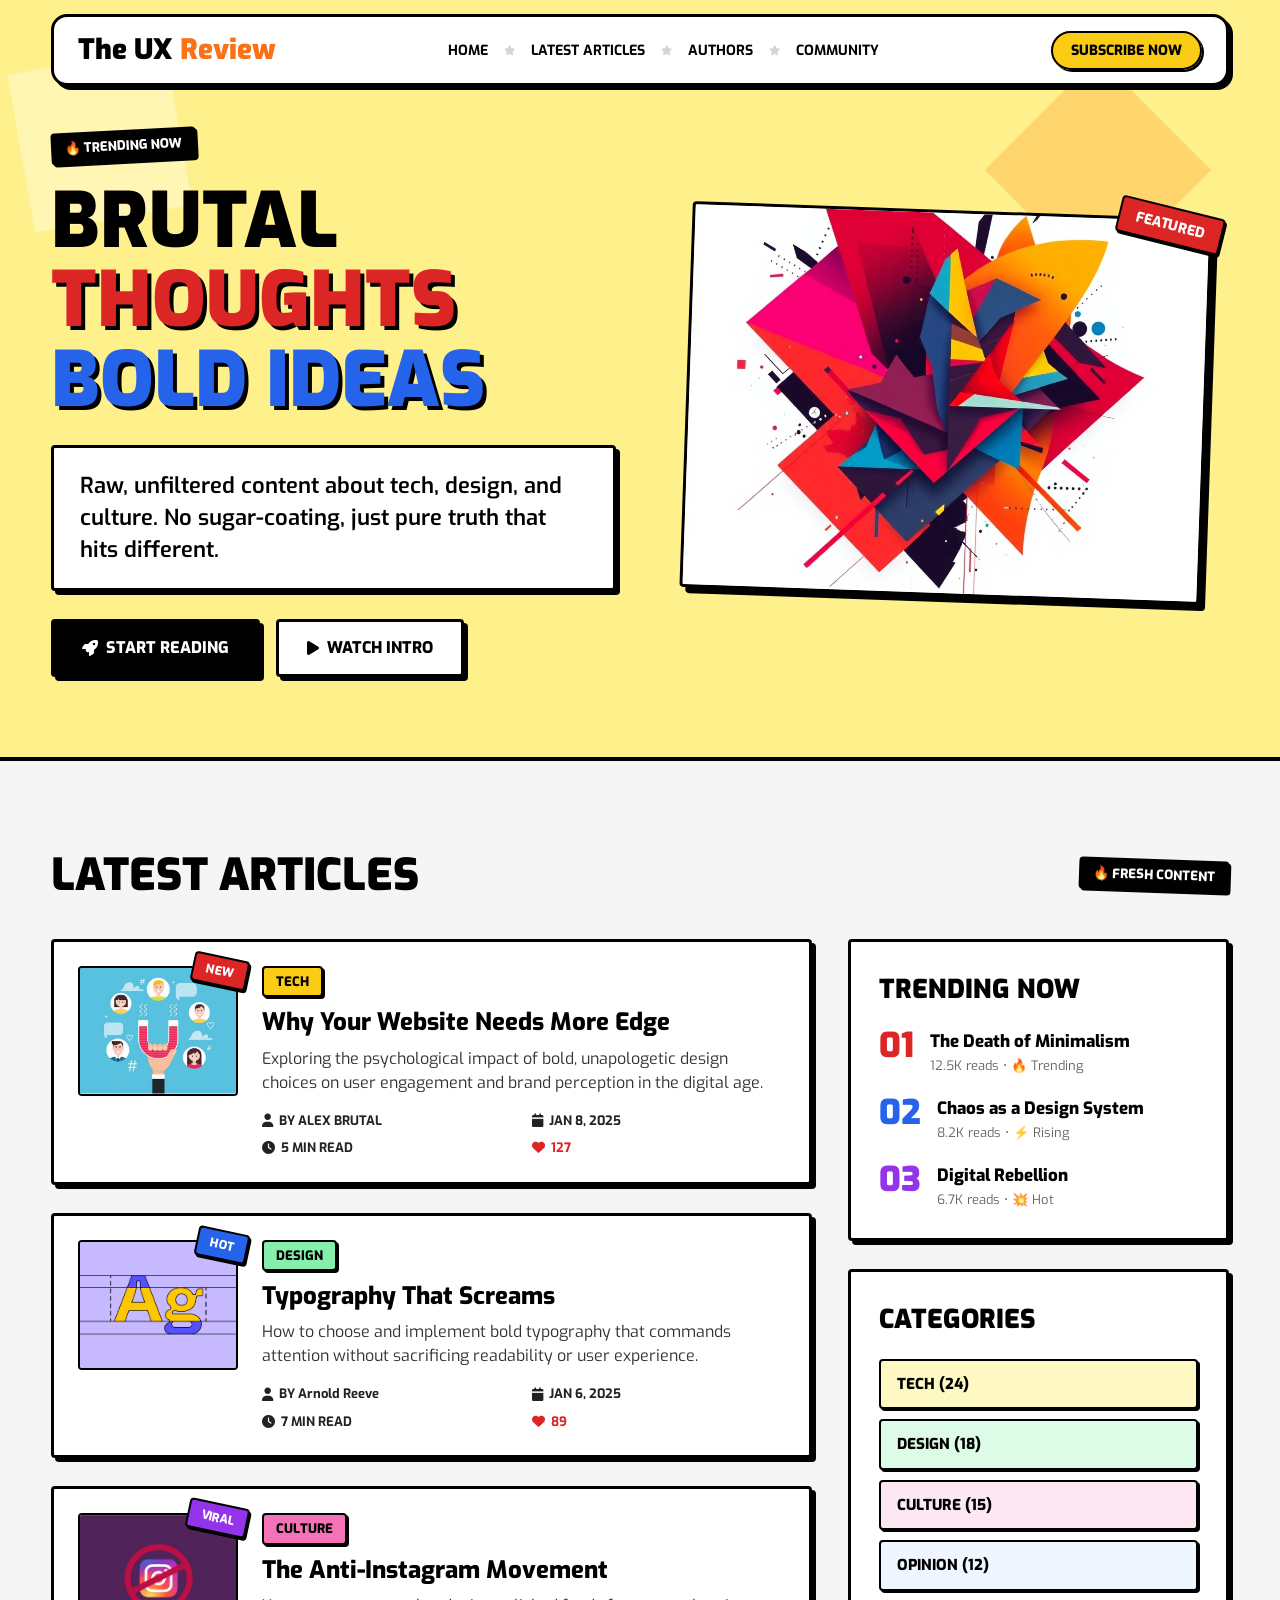
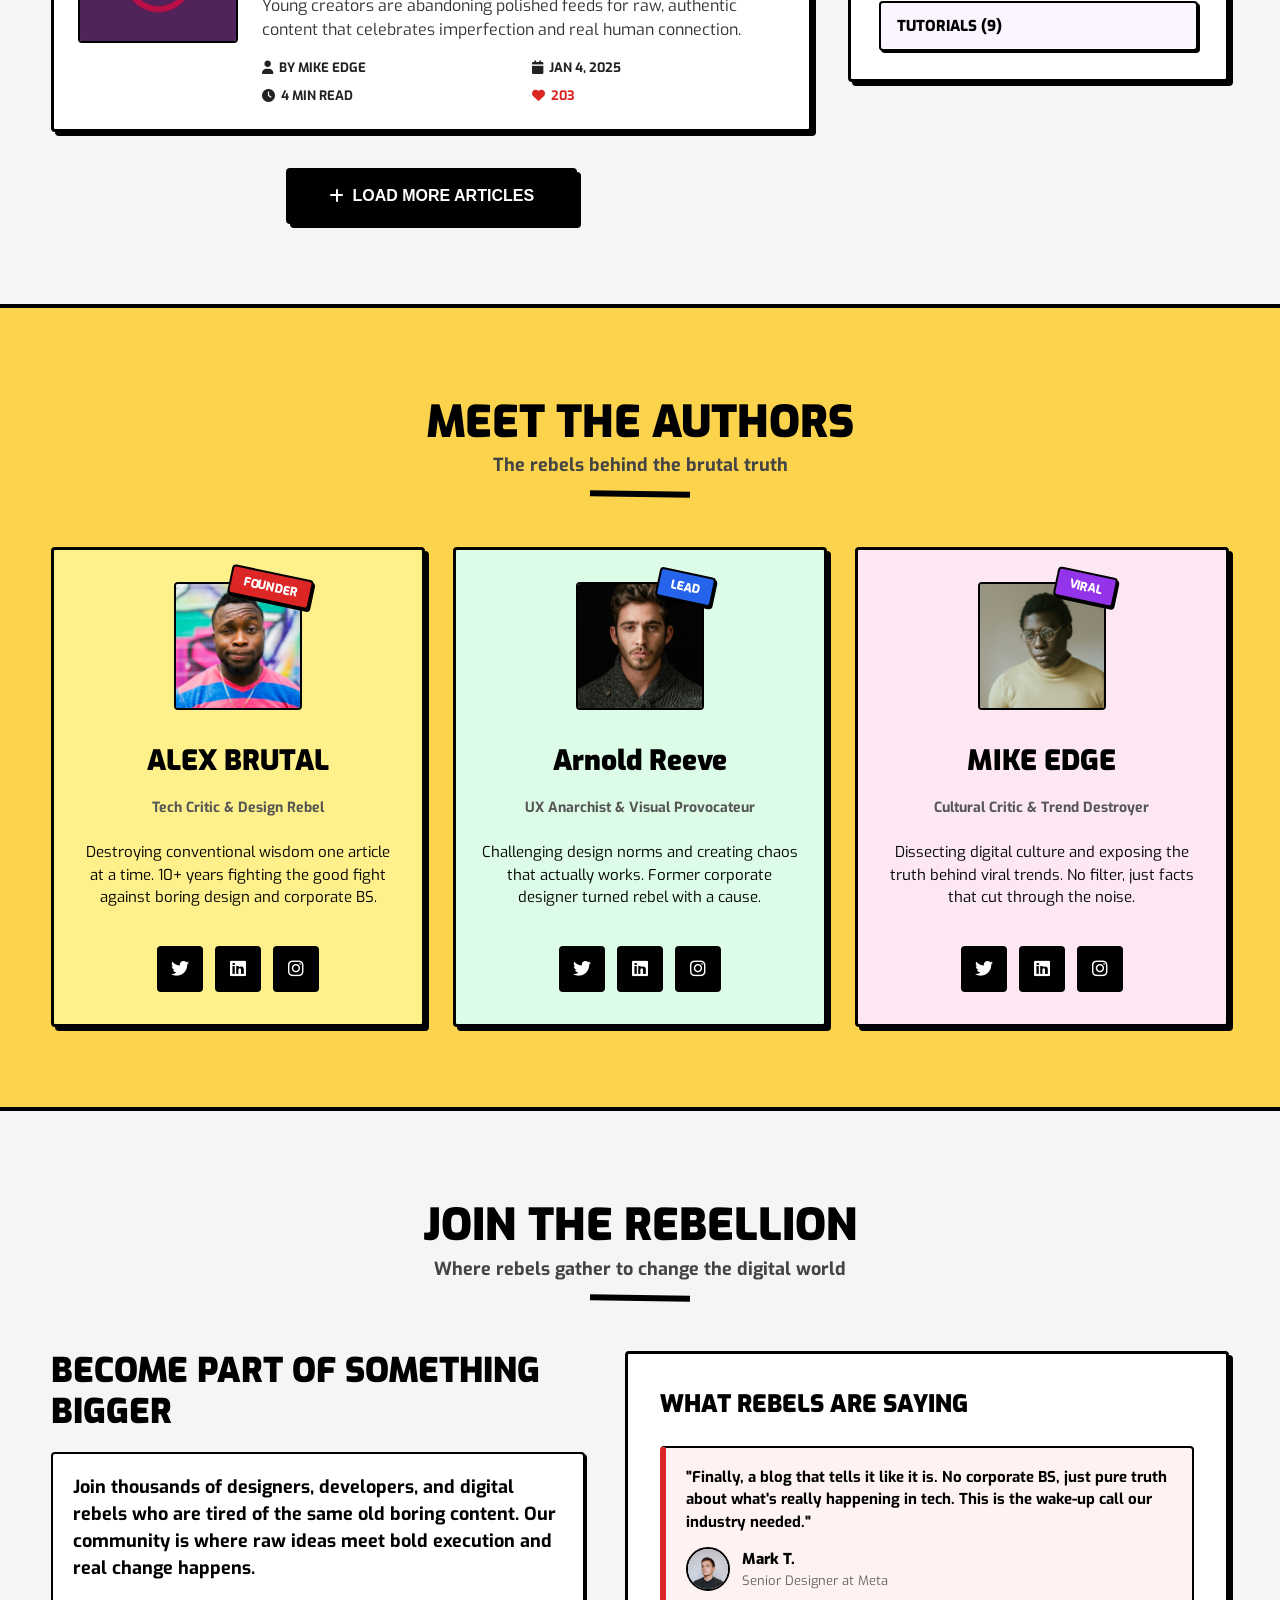
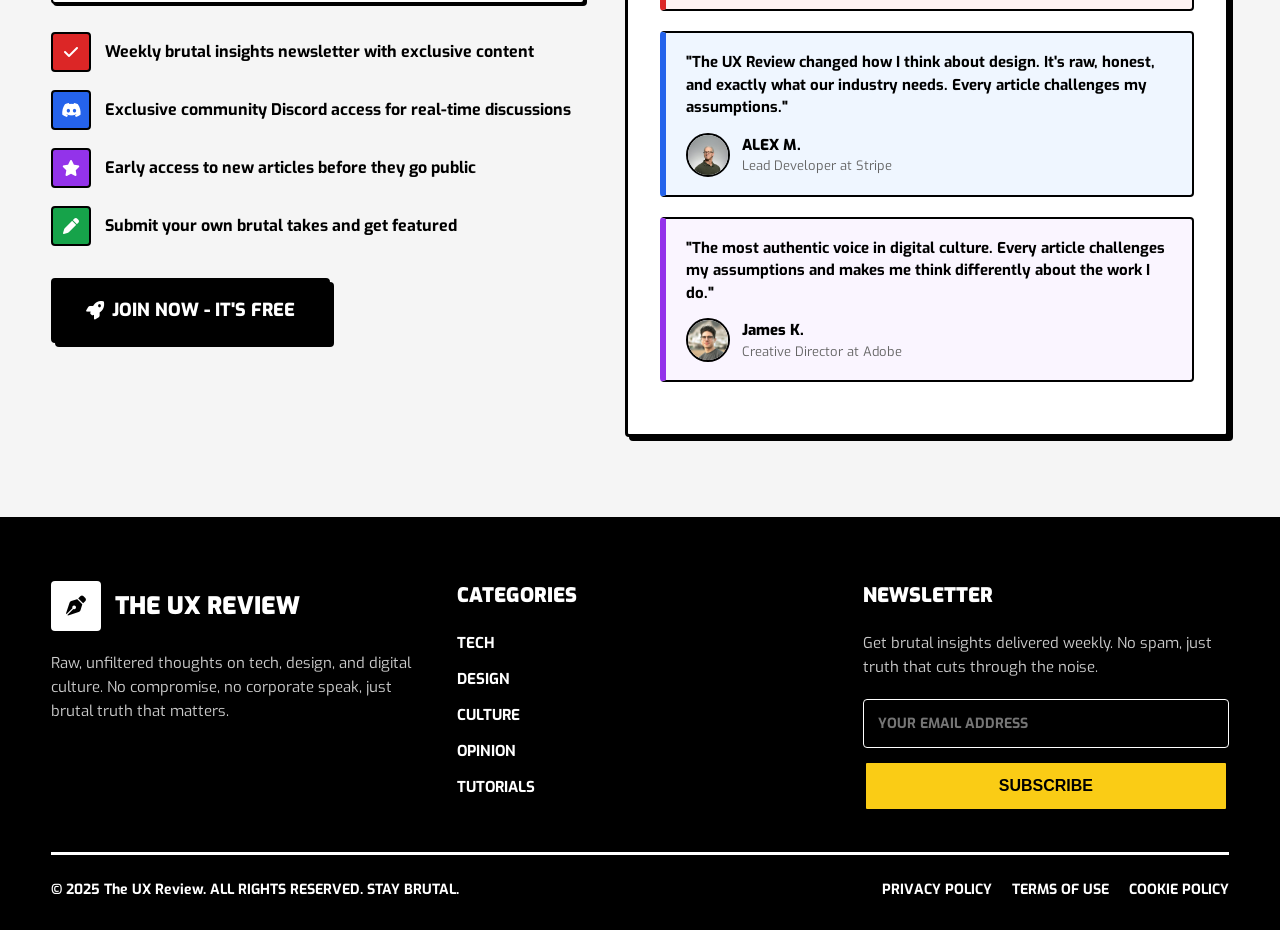
<file: Task 04-neubrutalism-landing-page/index.html>
<!DOCTYPE html>
<html lang="en">

<head>
  <meta charset="UTF-8">
  <meta name="viewport" content="width=device-width, initial-scale=1.0">
  <title>The UX Review - Neubrutalism Blog</title>
  <link rel="icon" href="images/favicon.png">

  <!-- Open Graph Meta Tags -->
  <meta property="og:title" content="The UX Review">
  <meta property="og:description" content="A blog about UX design and research.">
  <meta property="og:image" content="images/hero-art.png">
  <meta property="og:url" content="https://neubrutalism-landing-page.vercel.app/">

  <!-- Google Fonts: Exo -->
  <link rel="preconnect" href="https://fonts.googleapis.com">
  <link rel="preconnect" href="https://fonts.gstatic.com" crossorigin>
  <link href="https://fonts.googleapis.com/css2?family=Exo:wght@400;600;700;800;900&display=swap" rel="stylesheet">

  <!-- FontAwesome 6 Icons -->
  <link rel="stylesheet" href="https://cdnjs.cloudflare.com/ajax/libs/font-awesome/6.4.0/css/all.min.css" crossorigin="anonymous" referrerpolicy="no-referrer">

  <!-- Custom Stylesheet -->
  <link rel="stylesheet" href="css/style.css">
</head>

<body>

  <!-- Header Navigation Bar -->
  <header class="header">
    <div class="header-container">
      <!-- Logo -->
      <a href="#hero" class="logo">
        <span class="logo-main">The UX</span>
        <span class="logo-accent">Review</span>
      </a>

      <!-- Desktop Navigation -->
      <nav class="desktop-nav">
        <ul class="nav-list">
          <li><a href="#hero" class="nav-link">HOME</a></li>
          <li class="star-sep"><i class="fa-solid fa-star"></i></li>
          <li><a href="#latestArticles" class="nav-link">LATEST ARTICLES</a></li>
          <li class="star-sep"><i class="fa-solid fa-star"></i></li>
          <li><a href="#authors" class="nav-link">AUTHORS</a></li>
          <li class="star-sep"><i class="fa-solid fa-star"></i></li>
          <li><a href="#community" class="nav-link">COMMUNITY</a></li>
        </ul>
      </nav>

      <!-- Desktop Action Button -->
      <div class="header-actions">
        <a href="#community" class="btn-pill-yellow">SUBSCRIBE NOW</a>
      </div>

      <!-- Mobile Menu Toggle Button -->
      <a href="#mobile-menu" class="menu-btn" aria-label="Toggle menu">
        <i class="fa-solid fa-bars"></i>
      </a>
    </div>
  </header>

  <!-- Mobile Right Drawer Menu (Pure CSS :target overlay) -->
  <div id="mobile-menu" class="mobile-menu">
    <div class="mobile-menu-box">
      <div class="mobile-menu-head">
        <span class="mobile-menu-title">MENU</span>
        <a href="#" class="mobile-close-btn" aria-label="Close menu">
          <i class="fa-solid fa-xmark"></i>
        </a>
      </div>
      <nav class="mobile-nav">
        <a href="#hero">HOME</a>
        <a href="#latestArticles">LATEST ARTICLES</a>
        <a href="#authors">AUTHORS</a>
        <a href="#community">COMMUNITY</a>
      </nav>
      <div class="mobile-menu-footer">
        <a href="#community" class="btn btn-yellow btn-full">
          <i class="fa-solid fa-rocket"></i> SUBSCRIBE NOW
        </a>
      </div>
    </div>
  </div>

  <!-- Hero Section -->
  <section id="hero" class="hero-section">
    <!-- Background Decor Shapes -->
    <div class="hero-shape shape-left"></div>
    <div class="hero-shape shape-diamond"></div>

    <div class="container hero-container">
      <div class="hero-layout">
        
        <!-- Left Column: Hero Text & Buttons -->
        <div class="hero-text-col">
          <div class="badge badge-black badge-trending">
            🔥 TRENDING NOW
          </div>

          <h1 class="hero-title">
            BRUTAL<br>
            <span class="text-red">THOUGHTS</span><br>
            <span class="text-blue">BOLD IDEAS</span>
          </h1>

          <div class="hero-card">
            Raw, unfiltered content about tech, design, and culture. No sugar-coating, just pure truth that hits different.
          </div>

          <div class="hero-buttons">
            <a href="#latestArticles" class="btn btn-black">
              <i class="fa-solid fa-rocket"></i> START<br class="mobile-break"> READING
            </a>
            <a href="#community" class="btn btn-white">
              <i class="fa-solid fa-play"></i> WATCH<br class="mobile-break"> INTRO
            </a>
          </div>
        </div>

        <!-- Right Column: Hero Featured Artwork Card -->
        <div class="hero-image-col">
          <div class="hero-image-card hover-lift">
            <img src="images/hero-art.png" alt="Featured Neubrutalism Art" class="hero-img">
            <span class="badge badge-red badge-featured">FEATURED</span>
          </div>
        </div>

      </div>
    </div>
  </section>

  <!-- Latest Articles Section -->
  <section id="latestArticles" class="section articles-section">
    <div class="container">
      <!-- Section Header -->
      <div class="section-header">
        <h2 class="section-title">LATEST ARTICLES</h2>
        <div class="badge badge-black badge-fresh">
          🔥 FRESH CONTENT
        </div>
      </div>

      <!-- Articles & Sidebar Layout -->
      <div class="articles-layout">
        <!-- Main Articles Column -->
        <div class="articles-main">
          
          <!-- Article Card 1 -->
          <article class="article-card hover-lift">
            <div class="article-img-wrapper">
              <img src="images/user-engagement.jpg" alt="Why Your Website Needs More Edge" class="article-img">
              <span class="badge badge-red badge-corner">NEW</span>
            </div>
            <div class="article-body">
              <span class="badge badge-yellow badge-cat">TECH</span>
              <h3 class="article-heading hover-red">Why Your Website Needs More Edge</h3>
              <p class="article-text">
                Exploring the psychological impact of bold, unapologetic design choices on user engagement and brand perception in the digital age.
              </p>
              <div class="article-meta-grid">
                <div class="meta-item"><i class="fa-solid fa-user"></i> BY ALEX BRUTAL</div>
                <div class="meta-item"><i class="fa-solid fa-calendar"></i> JAN 8, 2025</div>
                <div class="meta-item"><i class="fa-solid fa-clock"></i> 5 MIN READ</div>
                <div class="meta-item meta-likes"><i class="fa-solid fa-heart"></i> 127</div>
              </div>
            </div>
          </article>

          <!-- Article Card 2 -->
          <article class="article-card hover-lift">
            <div class="article-img-wrapper">
              <img src="images/guide-to-typography.avif" alt="Typography That Screams" class="article-img">
              <span class="badge badge-blue badge-corner">HOT</span>
            </div>
            <div class="article-body">
              <span class="badge badge-green badge-cat">DESIGN</span>
              <h3 class="article-heading hover-blue">Typography That Screams</h3>
              <p class="article-text">
                How to choose and implement bold typography that commands attention without sacrificing readability or user experience.
              </p>
              <div class="article-meta-grid">
                <div class="meta-item"><i class="fa-solid fa-user"></i> BY Arnold Reeve</div>
                <div class="meta-item"><i class="fa-solid fa-calendar"></i> JAN 6, 2025</div>
                <div class="meta-item"><i class="fa-solid fa-clock"></i> 7 MIN READ</div>
                <div class="meta-item meta-likes"><i class="fa-solid fa-heart"></i> 89</div>
              </div>
            </div>
          </article>

          <!-- Article Card 3 -->
          <article class="article-card hover-lift">
            <div class="article-img-wrapper">
              <img src="images/anti-instagram.jpg" alt="The Anti-Instagram Movement" class="article-img">
              <span class="badge badge-purple badge-corner">VIRAL</span>
            </div>
            <div class="article-body">
              <span class="badge badge-pink badge-cat">CULTURE</span>
              <h3 class="article-heading hover-purple">The Anti-Instagram Movement</h3>
              <p class="article-text">
                Young creators are abandoning polished feeds for raw, authentic content that celebrates imperfection and real human connection.
              </p>
              <div class="article-meta-grid">
                <div class="meta-item"><i class="fa-solid fa-user"></i> BY MIKE EDGE</div>
                <div class="meta-item"><i class="fa-solid fa-calendar"></i> JAN 4, 2025</div>
                <div class="meta-item"><i class="fa-solid fa-clock"></i> 4 MIN READ</div>
                <div class="meta-item meta-likes"><i class="fa-solid fa-heart"></i> 203</div>
              </div>
            </div>
          </article>

          <div class="load-more-box">
            <button class="btn btn-black btn-load-more">
              <i class="fa-solid fa-plus"></i> LOAD MORE ARTICLES
            </button>
          </div>
        </div>

        <!-- Sidebar Column -->
        <aside class="sidebar">
          <!-- Widget 1: Trending Now -->
          <div class="widget">
            <h4 class="widget-title">TRENDING NOW</h4>
            <div class="trending-list">
              <div class="trending-item">
                <span class="trending-num num-red">01</span>
                <div>
                  <h5 class="trending-head hover-red">The Death of Minimalism</h5>
                  <p class="trending-sub">12.5K reads • 🔥 Trending</p>
                </div>
              </div>
              <div class="trending-item">
                <span class="trending-num num-blue">02</span>
                <div>
                  <h5 class="trending-head hover-blue">Chaos as a Design System</h5>
                  <p class="trending-sub">8.2K reads • ⚡ Rising</p>
                </div>
              </div>
              <div class="trending-item">
                <span class="trending-num num-purple">03</span>
                <div>
                  <h5 class="trending-head hover-purple">Digital Rebellion</h5>
                  <p class="trending-sub">6.7K reads • 💥 Hot</p>
                </div>
              </div>
            </div>
          </div>

          <!-- Widget 2: Categories -->
          <div class="widget">
            <h4 class="widget-title">CATEGORIES</h4>
            <div class="categories-list">
              <a href="#" class="cat-pill pill-yellow">TECH (24)</a>
              <a href="#" class="cat-pill pill-green">DESIGN (18)</a>
              <a href="#" class="cat-pill pill-pink">CULTURE (15)</a>
              <a href="#" class="cat-pill pill-blue">OPINION (12)</a>
              <a href="#" class="cat-pill pill-purple">TUTORIALS (9)</a>
            </div>
          </div>
        </aside>
      </div>
    </div>
  </section>

  <!-- Authors Section -->
  <section id="authors" class="section authors-section">
    <div class="container">
      <div class="section-title-center">
        <h2 class="section-title">MEET THE AUTHORS</h2>
        <p class="section-sub">The rebels behind the brutal truth</p>
        <div class="title-line"></div>
      </div>

      <div class="authors-grid">
        <!-- Author 1 -->
        <div class="author-card card-yellow hover-lift">
          <div class="author-avatar-box">
            <img src="images/avatar-alex.jpg" alt="Alex Brutal" class="author-avatar">
            <span class="badge badge-red badge-corner">FOUNDER</span>
          </div>
          <h3 class="author-name hover-red">ALEX BRUTAL</h3>
          <p class="author-role">Tech Critic &amp; Design Rebel</p>
          <p class="author-bio">
            Destroying conventional wisdom one article at a time. 10+ years fighting the good fight against boring design and corporate BS.
          </p>
          <ul class="social-links">
            <li class="social-item hover-twitter">
              <a href="https://twitter.com" target="_blank" aria-label="Twitter"><i class="fa-brands fa-twitter"></i></a>
            </li>
            <li class="social-item hover-linkedin">
              <a href="https://linkedin.com" target="_blank" aria-label="LinkedIn"><i class="fa-brands fa-linkedin"></i></a>
            </li>
            <li class="social-item hover-instagram">
              <a href="https://instagram.com" target="_blank" aria-label="Instagram"><i class="fa-brands fa-instagram"></i></a>
            </li>
          </ul>
        </div>

        <!-- Author 2 -->
        <div class="author-card card-green hover-lift">
          <div class="author-avatar-box">
            <img src="images/avatar-arnold.jpg" alt="Arnold Reeve" class="author-avatar">
            <span class="badge badge-blue badge-corner">LEAD</span>
          </div>
          <h3 class="author-name hover-blue">Arnold Reeve</h3>
          <p class="author-role">UX Anarchist &amp; Visual Provocateur</p>
          <p class="author-bio">
            Challenging design norms and creating chaos that actually works. Former corporate designer turned rebel with a cause.
          </p>
          <ul class="social-links">
            <li class="social-item hover-twitter">
              <a href="https://twitter.com" target="_blank" aria-label="Twitter"><i class="fa-brands fa-twitter"></i></a>
            </li>
            <li class="social-item hover-linkedin">
              <a href="https://linkedin.com" target="_blank" aria-label="LinkedIn"><i class="fa-brands fa-linkedin"></i></a>
            </li>
            <li class="social-item hover-instagram">
              <a href="https://instagram.com" target="_blank" aria-label="Instagram"><i class="fa-brands fa-instagram"></i></a>
            </li>
          </ul>
        </div>

        <!-- Author 3 -->
        <div class="author-card card-pink hover-lift">
          <div class="author-avatar-box">
            <img src="images/avatar-mike.jpg" alt="Mike Edge" class="author-avatar">
            <span class="badge badge-purple badge-corner">VIRAL</span>
          </div>
          <h3 class="author-name hover-purple">MIKE EDGE</h3>
          <p class="author-role">Cultural Critic &amp; Trend Destroyer</p>
          <p class="author-bio">
            Dissecting digital culture and exposing the truth behind viral trends. No filter, just facts that cut through the noise.
          </p>
          <ul class="social-links">
            <li class="social-item hover-twitter">
              <a href="https://twitter.com" target="_blank" aria-label="Twitter"><i class="fa-brands fa-twitter"></i></a>
            </li>
            <li class="social-item hover-linkedin">
              <a href="https://linkedin.com" target="_blank" aria-label="LinkedIn"><i class="fa-brands fa-linkedin"></i></a>
            </li>
            <li class="social-item hover-instagram">
              <a href="https://instagram.com" target="_blank" aria-label="Instagram"><i class="fa-brands fa-instagram"></i></a>
            </li>
          </ul>
        </div>
      </div>
    </div>
  </section>

  <!-- Community Section -->
  <section id="community" class="section community-section">
    <div class="container">
      <div class="section-title-center">
        <h2 class="section-title">JOIN THE REBELLION</h2>
        <p class="section-sub">Where rebels gather to change the digital world</p>
        <div class="title-line"></div>
      </div>

      <div class="community-layout">
        <!-- Benefits Left -->
        <div class="community-left">
          <h3 class="community-heading">BECOME PART OF SOMETHING BIGGER</h3>
          <div class="community-lead">
            Join thousands of designers, developers, and digital rebels who are tired of the same old boring content. Our community is where raw ideas meet bold execution and real change happens.
          </div>

          <div class="benefits-list">
            <div class="benefit-item">
              <span class="benefit-icon bg-red"><i class="fa-solid fa-check"></i></span>
              <span class="benefit-text">Weekly brutal insights newsletter with exclusive content</span>
            </div>
            <div class="benefit-item">
              <span class="benefit-icon bg-blue"><i class="fa-brands fa-discord"></i></span>
              <span class="benefit-text">Exclusive community Discord access for real-time discussions</span>
            </div>
            <div class="benefit-item">
              <span class="benefit-icon bg-purple"><i class="fa-solid fa-star"></i></span>
              <span class="benefit-text">Early access to new articles before they go public</span>
            </div>
            <div class="benefit-item">
              <span class="benefit-icon bg-green"><i class="fa-solid fa-pen"></i></span>
              <span class="benefit-text">Submit your own brutal takes and get featured</span>
            </div>
          </div>

          <a href="#" class="btn btn-black btn-lg">
            <i class="fa-solid fa-rocket"></i> JOIN NOW - IT'S FREE
          </a>
        </div>

        <!-- Testimonials Right -->
        <div class="community-right">
          <h4 class="testimonials-title">WHAT REBELS ARE SAYING</h4>
          
          <div class="testimonial-card border-red bg-red-light">
            <p class="testimonial-text">
              "Finally, a blog that tells it like it is. No corporate BS, just pure truth about what's really happening in tech. This is the wake-up call our industry needed."
            </p>
            <div class="testimonial-user">
              <img src="images/avatar-mark.avif" alt="Mark T." class="user-img">
              <div>
                <div class="user-name">Mark T.</div>
                <div class="user-role">Senior Designer at Meta</div>
              </div>
            </div>
          </div>

          <div class="testimonial-card border-blue bg-blue-light">
            <p class="testimonial-text">
              "The UX Review changed how I think about design. It's raw, honest, and exactly what our industry needs. Every article challenges my assumptions."
            </p>
            <div class="testimonial-user">
              <img src="images/avatar-alex-m.jpg" alt="ALEX M." class="user-img">
              <div>
                <div class="user-name">ALEX M.</div>
                <div class="user-role">Lead Developer at Stripe</div>
              </div>
            </div>
          </div>

          <div class="testimonial-card border-purple bg-purple-light">
            <p class="testimonial-text">
              "The most authentic voice in digital culture. Every article challenges my assumptions and makes me think differently about the work I do."
            </p>
            <div class="testimonial-user">
              <img src="images/avatar-james.avif" alt="James K." class="user-img">
              <div>
                <div class="user-name">James K.</div>
                <div class="user-role">Creative Director at Adobe</div>
              </div>
            </div>
          </div>
        </div>
      </div>
    </div>
  </section>

  <!-- Footer Section -->
  <footer class="footer">
    <div class="container">
      <div class="footer-grid">
        <!-- About -->
        <div class="footer-col">
          <div class="footer-brand">
            <div class="brand-icon"><i class="fa-solid fa-pen-nib"></i></div>
            <h3 class="footer-logo">THE UX REVIEW</h3>
          </div>
          <p class="footer-text">
            Raw, unfiltered thoughts on tech, design, and digital culture. No compromise, no corporate speak, just brutal truth that matters.
          </p>
        </div>

        <!-- Categories -->
        <div class="footer-col">
          <h4 class="footer-title">CATEGORIES</h4>
          <ul class="footer-links">
            <li><a href="#">TECH</a></li>
            <li><a href="#">DESIGN</a></li>
            <li><a href="#">CULTURE</a></li>
            <li><a href="#">OPINION</a></li>
            <li><a href="#">TUTORIALS</a></li>
          </ul>
        </div>

        <!-- Newsletter -->
        <div class="footer-col">
          <h4 class="footer-title">NEWSLETTER</h4>
          <p class="footer-text">
            Get brutal insights delivered weekly. No spam, just truth that cuts through the noise.
          </p>
          <form class="newsletter-form" onsubmit="event.preventDefault();">
            <input type="email" placeholder="YOUR EMAIL ADDRESS" class="newsletter-input" required>
            <button type="submit" class="btn btn-yellow btn-full">SUBSCRIBE</button>
          </form>
        </div>
      </div>

      <!-- Footer Bottom -->
      <div class="footer-bottom">
        <p>© 2025 The UX Review. ALL RIGHTS RESERVED. STAY BRUTAL.</p>
        <div class="footer-bottom-links">
          <a href="#">PRIVACY POLICY</a>
          <a href="#">TERMS OF USE</a>
          <a href="#">COOKIE POLICY</a>
        </div>
      </div>
    </div>
  </footer>

</body>

</html>
</file>
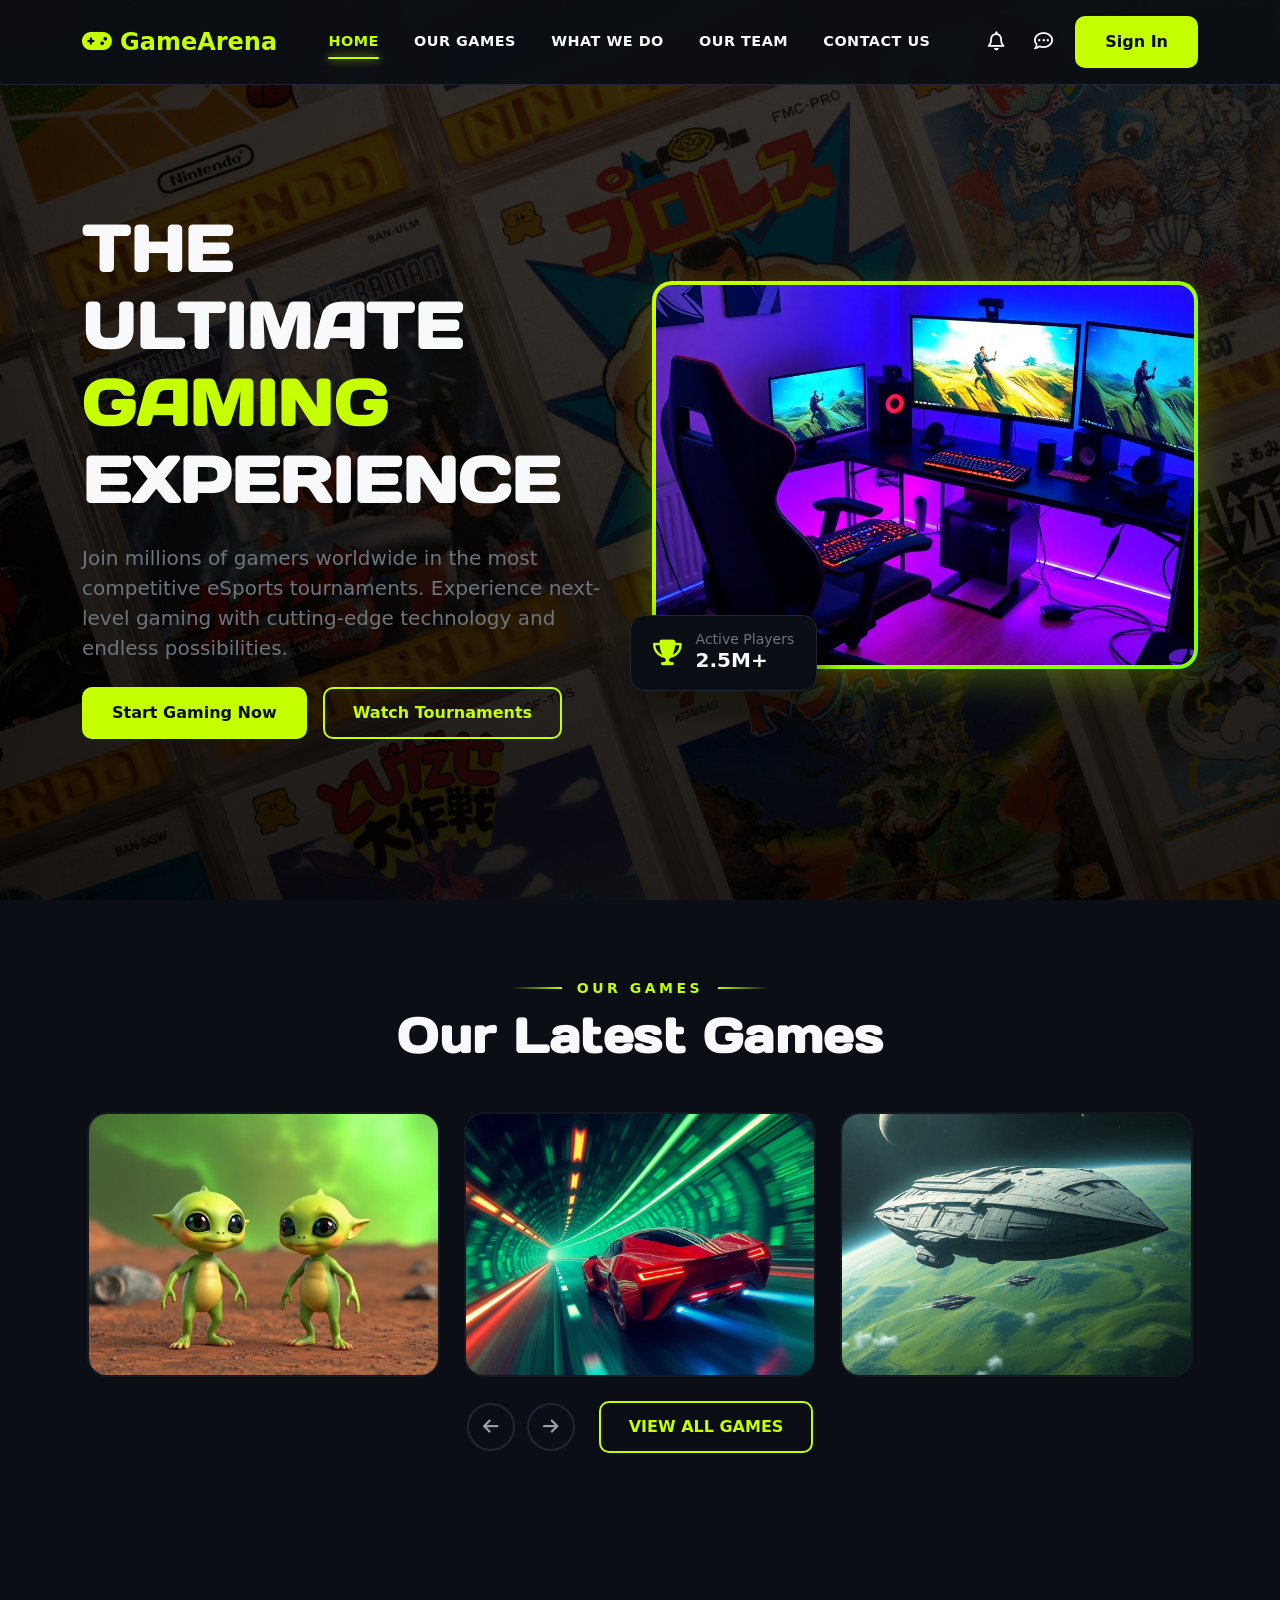
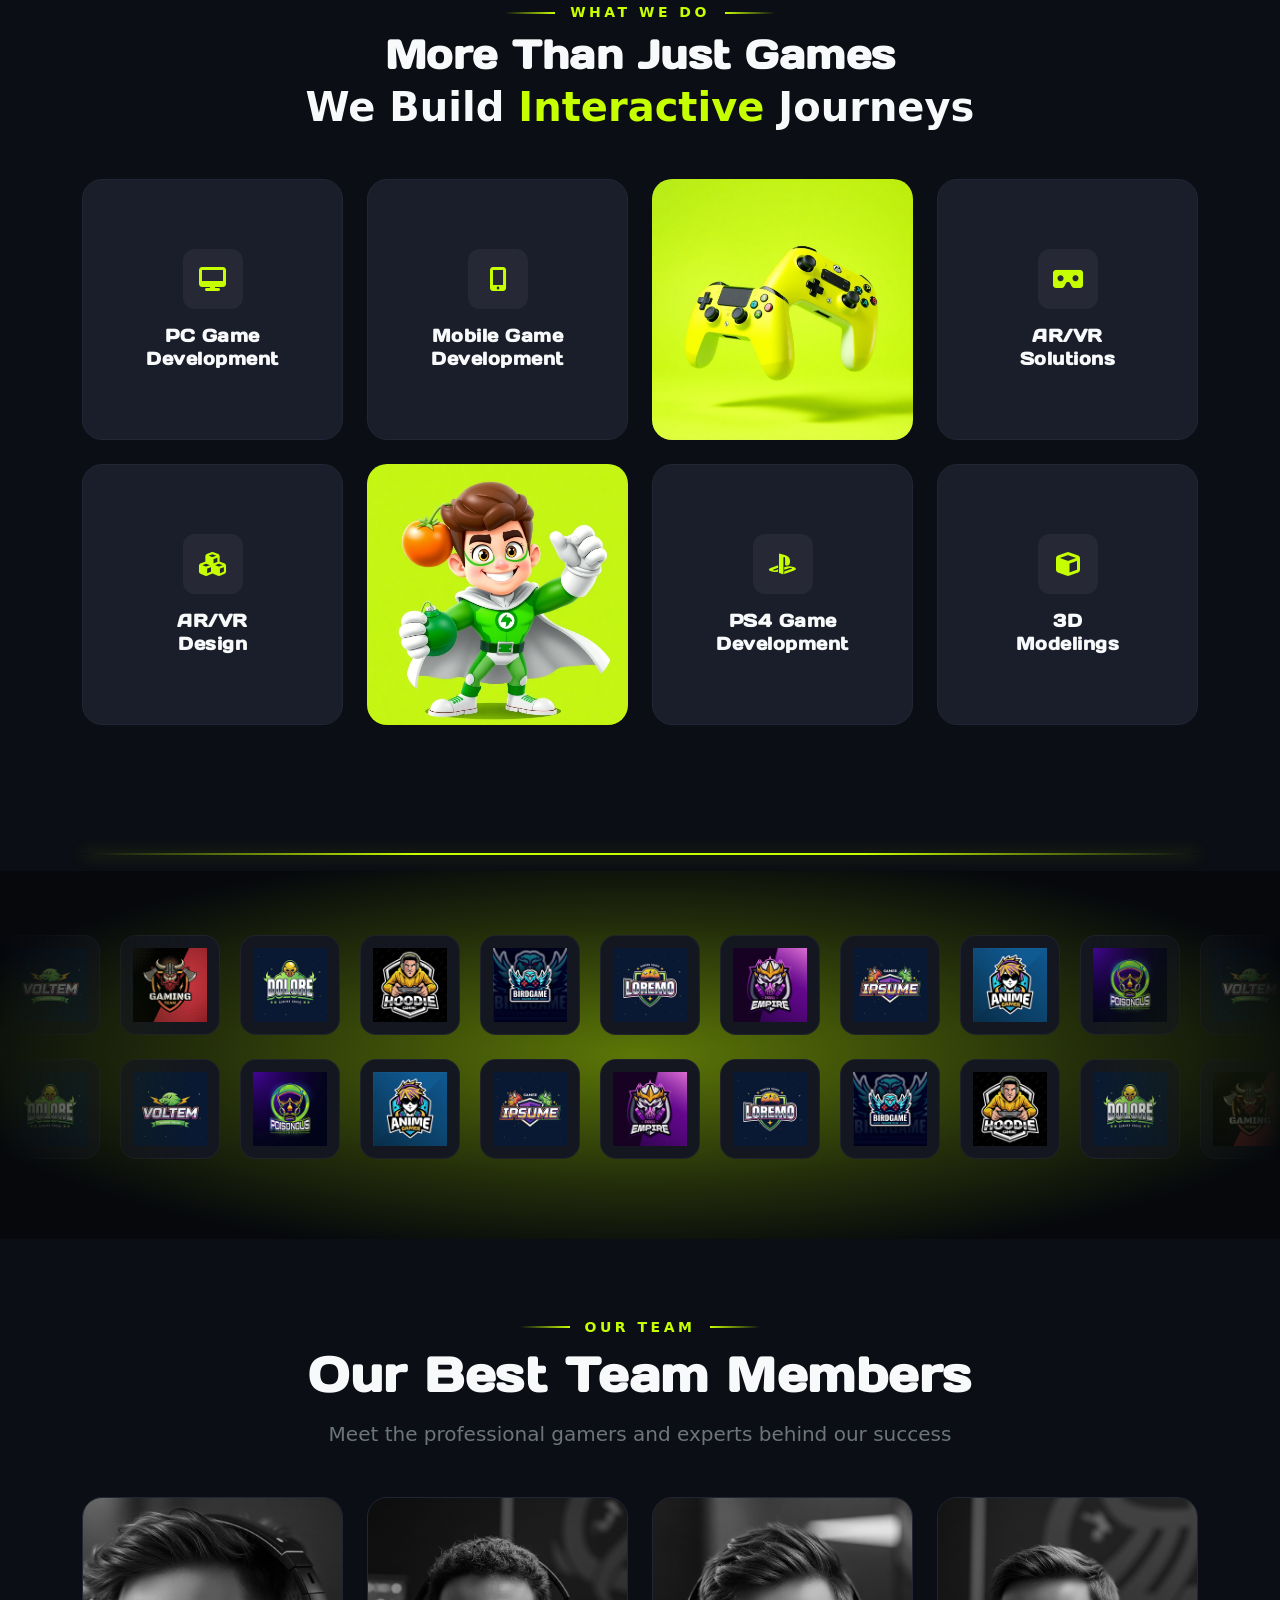
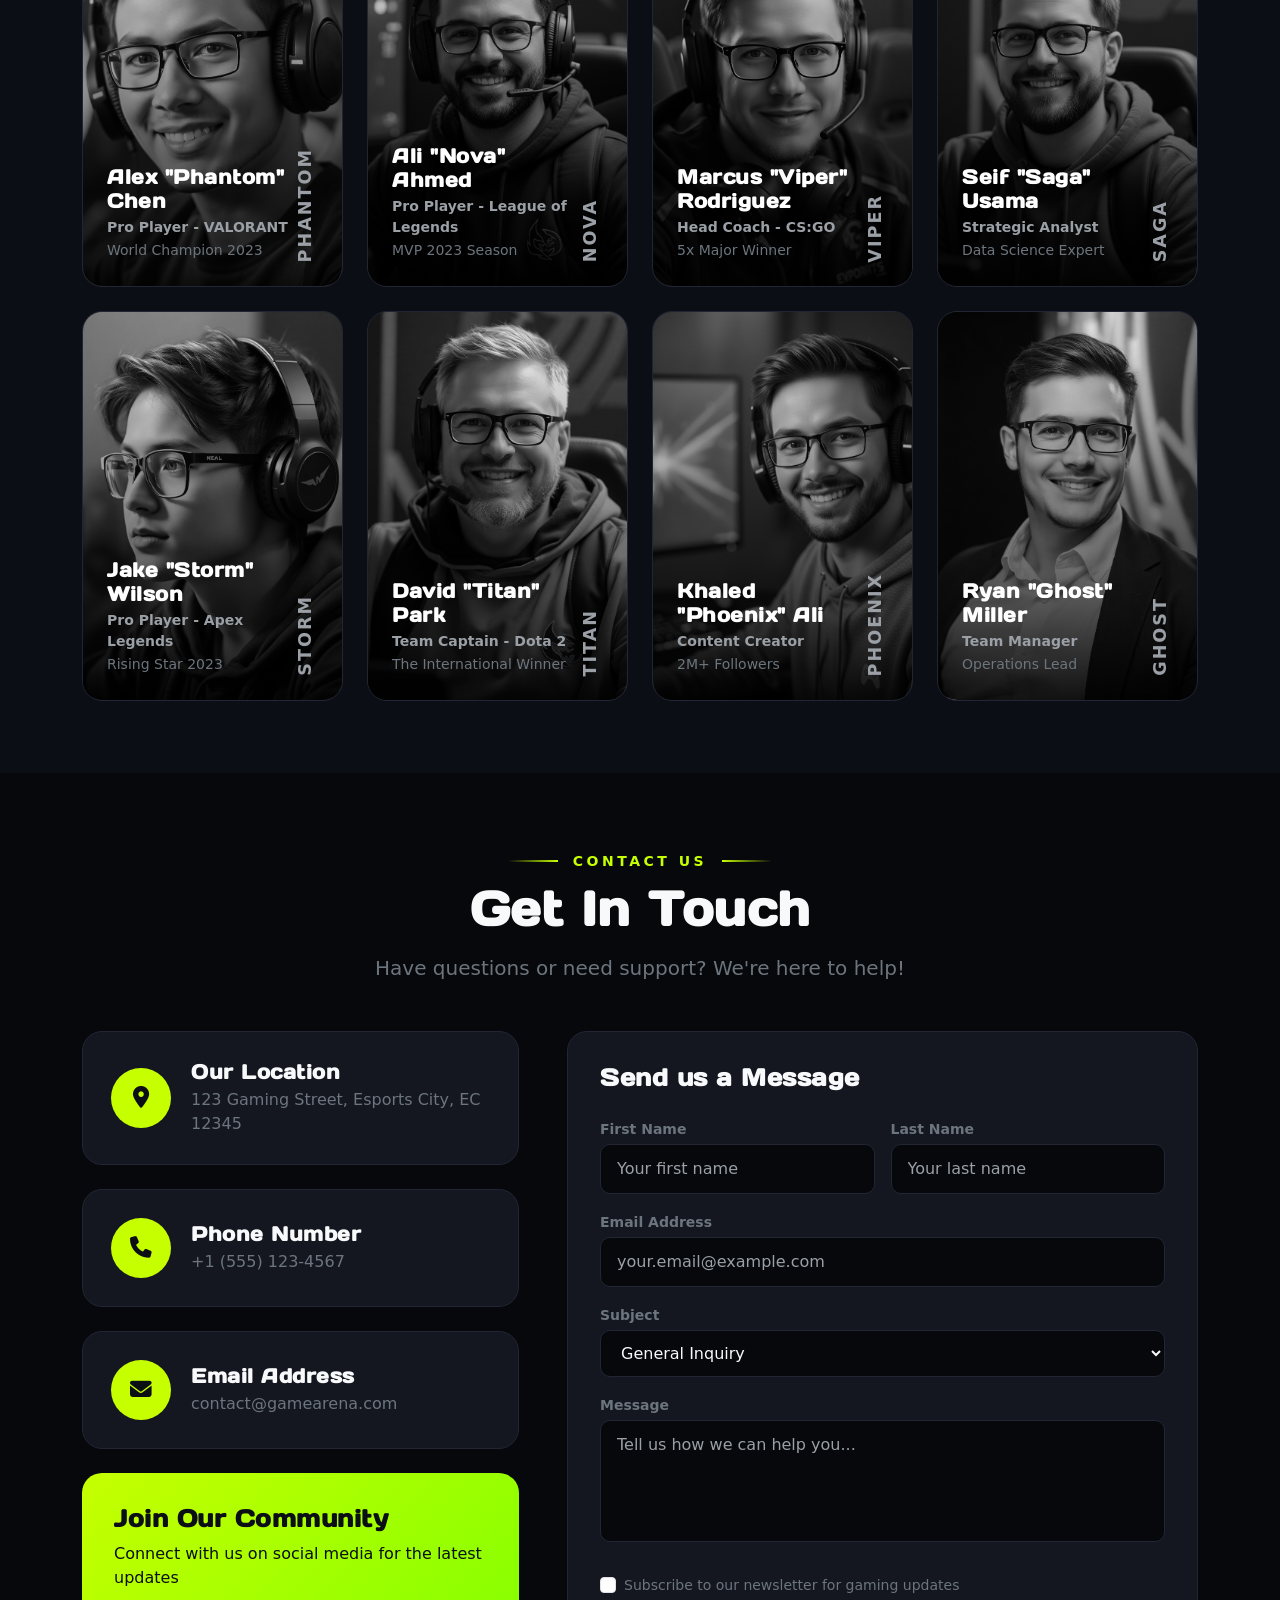
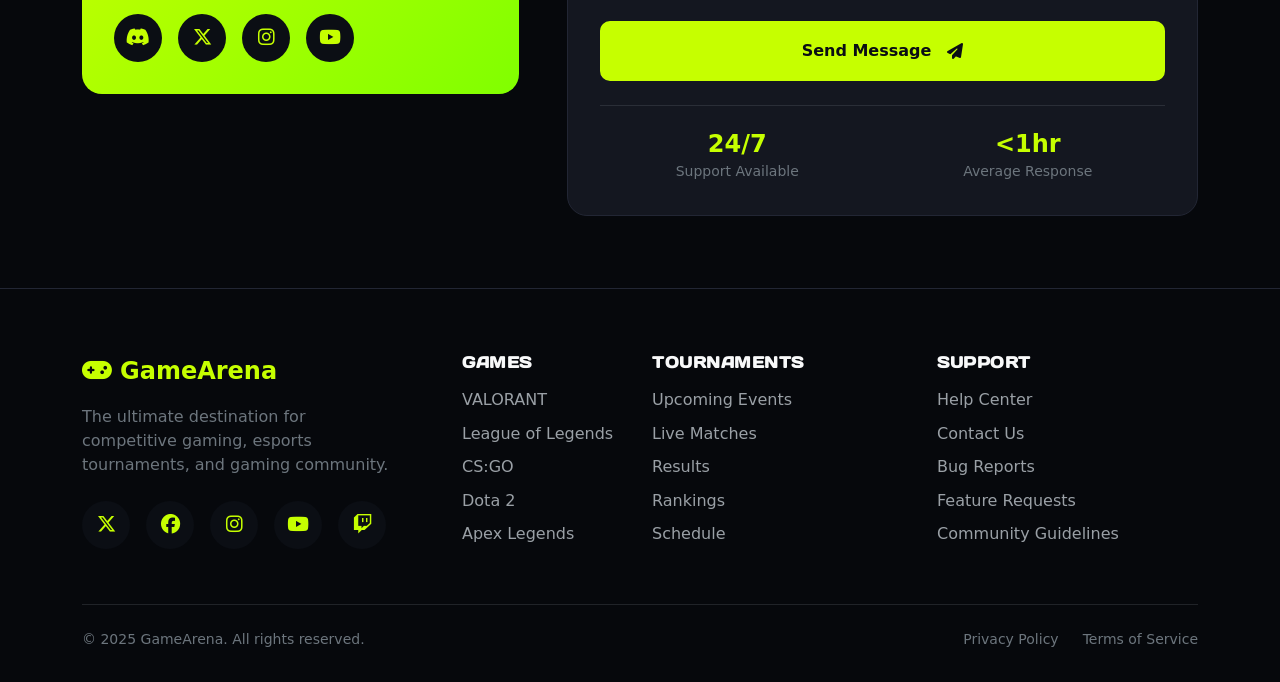
<file: Task 06-games-arena-landing-page/index.html>
<!DOCTYPE html>
<html lang="en">
<head>
  <meta charset="UTF-8">
  <meta name="viewport" content="width=device-width, initial-scale=1.0">
  <title>Games Arena - The Ultimate Gaming Experience</title>
  <link rel="icon" type="image/png" href="images/favicon.png">
  <link rel="stylesheet" href="https://cdn.jsdelivr.net/npm/bootstrap@5.3.3/dist/css/bootstrap.min.css">
  <link rel="stylesheet" href="https://cdnjs.cloudflare.com/ajax/libs/font-awesome/6.5.1/css/all.min.css">
  <link rel="stylesheet" href="css/style.css">
</head>
<body data-bs-spy="scroll" data-bs-target="#main-navbar" data-bs-smooth-scroll="true" tabindex="0">

  <!-- Navigation Bar -->
  <header id="header-nav" class="navbar-custom">
    <!-- Pure CSS Mobile Menu Checkbox Input Sibling Trigger -->
    <input type="checkbox" id="nav-toggle" class="nav-toggle-input">

    <div class="container">
      <div class="d-flex align-items-center justify-content-between w-100">
        
        <!-- Logo -->
        <a href="#hero" class="text-decoration-none d-flex align-items-center">
          <span class="fs-4 fw-bold text-primary-custom">
            <i class="fa-solid fa-gamepad me-2"></i>GameArena
          </span>
        </a>

        <!-- Desktop Navigation Links -->
        <ul id="main-navbar" class="nav nav-pills desktop-nav d-none d-lg-flex align-items-center gap-2 mb-0 ps-0">
          <li class="nav-item">
            <a href="#hero" class="nav-link nav-link-custom active">Home</a>
          </li>
          <li class="nav-item">
            <a href="#latest-games" class="nav-link nav-link-custom">OUR GAMES</a>
          </li>
          <li class="nav-item">
            <a href="#what-we-do" class="nav-link nav-link-custom">What We Do</a>
          </li>
          <li class="nav-item">
            <a href="#team-members" class="nav-link nav-link-custom">Our Team</a>
          </li>
          <li class="nav-item">
            <a href="#contact" class="nav-link nav-link-custom">Contact Us</a>
          </li>
        </ul>

        <!-- Desktop Header Actions -->
        <div class="d-none d-lg-flex align-items-center gap-3">
          <button class="nav-icon-btn" aria-label="Notifications"><i class="fa-regular fa-bell"></i></button>
          <button class="nav-icon-btn" aria-label="Messages"><i class="fa-regular fa-comment-dots"></i></button>
          <a href="#contact" class="btn-primary-custom btn-shine">Sign In</a>
        </div>

        <!-- Mobile Hamburger Toggler Label -->
        <label for="nav-toggle" class="mobile-nav-toggler">
          <i class="fa-solid fa-bars"></i>
        </label>

      </div>
    </div>

    <!-- Mobile Navigation Drawer -->
    <div class="mobile-menu-wrapper d-lg-none">
      <div class="d-flex flex-column gap-3">
        <a href="#hero" class="nav-link nav-link-custom active">Home</a>
        <a href="#latest-games" class="nav-link nav-link-custom">OUR GAMES</a>
        <a href="#what-we-do" class="nav-link nav-link-custom">What We Do</a>
        <a href="#team-members" class="nav-link nav-link-custom">Our Team</a>
        <a href="#contact" class="nav-link nav-link-custom">Contact Us</a>
        <hr class="border-secondary my-2">
        <div class="d-flex flex-column gap-2">
          <button class="btn text-start text-light"><i class="fa-regular fa-bell me-2"></i> Notifications</button>
          <button class="btn text-start text-light"><i class="fa-regular fa-comment-dots me-2"></i> Messages</button>
          <a href="#contact" class="btn-primary-custom btn-shine w-100 text-center">Sign In</a>
        </div>
      </div>
    </div>
  </header>

  <main>
    <!-- Hero Section -->
    <section id="hero" class="hero-section">
      <div class="container">
        <div class="row align-items-center gy-5">
          
          <div class="col-lg-6 text-center text-lg-start">
            <h1 class="display-3 fw-bold mb-4">
              THE ULTIMATE
              <span class="text-primary-custom d-block">GAMING</span>
              EXPERIENCE
            </h1>
            <p class="text-secondary fs-5 mb-4 leading-relaxed mx-auto mx-lg-0" style="max-width: 540px;">
              Join millions of gamers worldwide in the most competitive eSports tournaments. Experience next-level gaming with cutting-edge technology and endless possibilities.
            </p>
            <div class="d-flex flex-column flex-sm-row gap-3 justify-content-center justify-content-lg-start">
              <button type="button" class="btn-primary-custom btn-shine">Start Gaming Now</button>
              <button type="button" class="btn-outline-custom btn-shine">Watch Tournaments</button>
            </div>
          </div>

          <div class="col-lg-6">
            <div class="position-relative mx-auto" style="max-width: 560px;">
              <div class="hero-image-box">
                <img src="images/hero-img.png" alt="Esports Gaming Setup">
              </div>
              
              <div class="hero-stat-badge">
                <i class="fa-solid fa-trophy"></i>
                <div>
                  <small class="text-secondary d-block lh-1 mb-1">Active Players</small>
                  <span class="fw-bold fs-5 lh-1 text-light">2.5M+</span>
                </div>
              </div>
            </div>
          </div>

        </div>
      </div>
    </section>

    <!-- Our Latest Games Section (Pure CSS 3-Page Slider: 9 Total Games, Zero Vertical Jump) -->
    <section id="latest-games" class="py-5 bg-dark-custom">
      <div class="container py-4">
        
        <div class="text-center mb-5">
          <p class="section-badge mb-2">OUR GAMES</p>
          <h2 class="display-5 fw-bold">Our Latest Games</h2>
        </div>

        <!-- Hidden Pure CSS Radio Button State Inputs -->
        <input type="radio" name="games-slider" id="games-page-1" class="d-none" checked>
        <input type="radio" name="games-slider" id="games-page-2" class="d-none">
        <input type="radio" name="games-slider" id="games-page-3" class="d-none">

        <!-- Games Slider Track Wrapper -->
        <div class="games-slider-wrapper mb-4">
          <div class="games-slider-track">
            
            <!-- Slide Group 1 (Games 1-3) -->
            <div class="games-slide-group">
              <div class="row g-4">
                <div class="col-12 col-md-6 col-lg-4">
                  <div class="game-card">
                    <img src="images/latest-games-1.png" alt="Alien Companions">
                    <div class="game-card-overlay"></div>
                    <div class="game-card-tags">
                      <span class="game-card-tag"><i class="fa-solid fa-gamepad"></i> ADVENTURE</span>
                      <span class="game-card-tag"><i class="fa-solid fa-users"></i> MULTIPLAYER</span>
                    </div>
                    <div class="game-card-info">
                      <h3>Alien Companions</h3>
                    </div>
                  </div>
                </div>

                <div class="col-12 col-md-6 col-lg-4">
                  <div class="game-card">
                    <img src="images/latest-games-2.png" alt="Cyber Run 2099">
                    <div class="game-card-overlay"></div>
                    <div class="game-card-tags">
                      <span class="game-card-tag"><i class="fa-solid fa-flag-checkered"></i> RACING</span>
                      <span class="game-card-tag"><i class="fa-solid fa-bolt"></i> SCI-FI</span>
                    </div>
                    <div class="game-card-info">
                      <h3>Cyber Run 2099</h3>
                    </div>
                  </div>
                </div>

                <div class="col-12 col-md-6 col-lg-4">
                  <div class="game-card">
                    <img src="images/latest-games-3.png" alt="The Legend of Zelda">
                    <div class="game-card-overlay"></div>
                    <div class="game-card-tags">
                      <span class="game-card-tag"><i class="fa-brands fa-discord"></i> ACTION</span>
                      <span class="game-card-tag"><i class="fa-solid fa-microchip"></i> GEFORCE</span>
                    </div>
                    <div class="game-card-info">
                      <h3>The Legend of Zelda: Tears of the Kingdom</h3>
                    </div>
                  </div>
                </div>
              </div>
            </div>

            <!-- Slide Group 2 (Games 4-6) -->
            <div class="games-slide-group">
              <div class="row g-4">
                <div class="col-12 col-md-6 col-lg-4">
                  <div class="game-card">
                    <img src="images/latest-games-4.png" alt="Aetheria Chronicles">
                    <div class="game-card-overlay"></div>
                    <div class="game-card-tags">
                      <span class="game-card-tag"><i class="fa-solid fa-shield-halved"></i> RPG</span>
                      <span class="game-card-tag"><i class="fa-solid fa-wand-magic-sparkles"></i> FANTASY</span>
                    </div>
                    <div class="game-card-info">
                      <h3>Aetheria Chronicles</h3>
                    </div>
                  </div>
                </div>

                <div class="col-12 col-md-6 col-lg-4">
                  <div class="game-card">
                    <img src="images/latest-games-5.png" alt="Warfront Protocol">
                    <div class="game-card-overlay"></div>
                    <div class="game-card-tags">
                      <span class="game-card-tag"><i class="fa-solid fa-crosshairs"></i> SHOOTER</span>
                      <span class="game-card-tag"><i class="fa-solid fa-user-group"></i> CO-OP</span>
                    </div>
                    <div class="game-card-info">
                      <h3>Warfront Protocol</h3>
                    </div>
                  </div>
                </div>

                <div class="col-12 col-md-6 col-lg-4">
                  <div class="game-card">
                    <img src="images/latest-games-6.png" alt="Shot Striker">
                    <div class="game-card-overlay"></div>
                    <div class="game-card-tags">
                      <span class="game-card-tag"><i class="fa-solid fa-dragon"></i> FOOTBALL</span>
                      <span class="game-card-tag"><i class="fa-solid fa-star"></i> FANTASY</span>
                    </div>
                    <div class="game-card-info">
                      <h3>Shot Striker</h3>
                    </div>
                  </div>
                </div>
              </div>
            </div>

            <!-- Slide Group 3 (Games 7-9) -->
            <div class="games-slide-group">
              <div class="row g-4">
                <div class="col-12 col-md-6 col-lg-4">
                  <div class="game-card">
                    <img src="images/latest-games-7.png" alt="Epic Gaming League">
                    <div class="game-card-overlay"></div>
                    <div class="game-card-tags">
                      <span class="game-card-tag"><i class="fa-solid fa-trophy"></i> SPORTS</span>
                      <span class="game-card-tag"><i class="fa-solid fa-fire"></i> LEAGUE</span>
                    </div>
                    <div class="game-card-info">
                      <h3>Epic Gaming League</h3>
                    </div>
                  </div>
                </div>

                <div class="col-12 col-md-6 col-lg-4">
                  <div class="game-card">
                    <img src="images/latest-games-8.png" alt="Barren alien worlds">
                    <div class="game-card-overlay"></div>
                    <div class="game-card-tags">
                      <span class="game-card-tag"><i class="fa-solid fa-rocket"></i> SPACE</span>
                      <span class="game-card-tag"><i class="fa-solid fa-globe"></i> EXPLORATION</span>
                    </div>
                    <div class="game-card-info">
                      <h3>Barren alien worlds</h3>
                    </div>
                  </div>
                </div>

                <div class="col-12 col-md-6 col-lg-4">
                  <div class="game-card">
                    <img src="images/latest-games-9.png" alt="Cloveland Quest">
                    <div class="game-card-overlay"></div>
                    <div class="game-card-tags">
                      <span class="game-card-tag"><i class="fa-solid fa-hat-wizard"></i> ACTION</span>
                      <span class="game-card-tag"><i class="fa-solid fa-dungeon"></i> FUTURISTIC</span>
                    </div>
                    <div class="game-card-info">
                      <h3>Cloveland Quest</h3>
                    </div>
                  </div>
                </div>
              </div>
            </div>

          </div>
        </div>

        <!-- Controls: Label Arrows trigger Page Slide without Hash Jump -->
        <div class="controls-container d-flex align-items-center justify-content-center gap-3 mt-4">
          
          <div class="slider-controls page-1-controls">
            <label for="games-page-3" class="btn-arrow-control" aria-label="Previous 3 Games"><i class="fa-solid fa-arrow-left"></i></label>
            <label for="games-page-2" class="btn-arrow-control" aria-label="Next 3 Games"><i class="fa-solid fa-arrow-right"></i></label>
          </div>

          <div class="slider-controls page-2-controls">
            <label for="games-page-1" class="btn-arrow-control" aria-label="Previous 3 Games"><i class="fa-solid fa-arrow-left"></i></label>
            <label for="games-page-3" class="btn-arrow-control" aria-label="Next 3 Games"><i class="fa-solid fa-arrow-right"></i></label>
          </div>

          <div class="slider-controls page-3-controls">
            <label for="games-page-2" class="btn-arrow-control" aria-label="Previous 3 Games"><i class="fa-solid fa-arrow-left"></i></label>
            <label for="games-page-1" class="btn-arrow-control" aria-label="Next 3 Games"><i class="fa-solid fa-arrow-right"></i></label>
          </div>

          <button type="button" class="btn-outline-custom ms-2">VIEW ALL GAMES</button>
        </div>

      </div>
    </section>

    <!-- What We Do Section -->
    <section id="what-we-do" class="py-5 bg-dark-custom">
      <div class="container py-4">
        
        <div class="text-center mb-5">
          <p class="section-badge mb-2">WHAT WE DO</p>
          <h2 class="display-6 fw-bold mb-1">More Than Just Games</h2>
          <p class="display-6 fw-bold text-light">We Build <span class="text-primary-custom">Interactive</span> Journeys</p>
        </div>

        <div class="row row-cols-2 row-cols-lg-4 g-3 g-md-4">
          
          <!-- Tile 1 -->
          <div class="col">
            <div class="service-card">
              <div class="service-card-icon">
                <i class="fa-solid fa-desktop"></i>
              </div>
              <h3>PC Game<br>Development</h3>
            </div>
          </div>

          <!-- Tile 2 -->
          <div class="col">
            <div class="service-card">
              <div class="service-card-icon">
                <i class="fa-solid fa-mobile-screen-button"></i>
              </div>
              <h3>Mobile Game<br>Development</h3>
            </div>
          </div>

          <!-- Tile 3 (Image 1) -->
          <div class="col">
            <div class="service-image-card">
              <img src="images/what-we-do-1.png" alt="Gaming Controllers Showcase">
            </div>
          </div>

          <!-- Tile 4 -->
          <div class="col">
            <div class="service-card">
              <div class="service-card-icon">
                <i class="fa-solid fa-vr-cardboard"></i>
              </div>
              <h3>AR/VR<br>Solutions</h3>
            </div>
          </div>

          <!-- Tile 5 -->
          <div class="col">
            <div class="service-card">
              <div class="service-card-icon">
                <i class="fa-solid fa-cubes"></i>
              </div>
              <h3>AR/VR<br>Design</h3>
            </div>
          </div>

          <!-- Tile 6 (Image 2) -->
          <div class="col">
            <div class="service-image-card">
              <img src="images/what-we-do-2.png" alt="3D Game Character">
            </div>
          </div>

          <!-- Tile 7 -->
          <div class="col">
            <div class="service-card">
              <div class="service-card-icon">
                <i class="fa-brands fa-playstation"></i>
              </div>
              <h3>PS4 Game<br>Development</h3>
            </div>
          </div>

          <!-- Tile 8 -->
          <div class="col">
            <div class="service-card">
              <div class="service-card-icon">
                <i class="fa-solid fa-cube"></i>
              </div>
              <h3>3D<br>Modelings</h3>
            </div>
          </div>

        </div>

      </div>
    </section>

    <!-- Glowing Section Separator Line -->
    <div class="container">
      <div class="section-separator-line"></div>
    </div>

    <!-- Sponsors Section (with Intense Center Green Glow Backdrop) -->
    <section id="sponsors" class="sponsors-section bg-darker-custom">
      <div class="sponsors-glow-backdrop"></div>
      
      <!-- Row 1: Left Marquee -->
      <div class="marquee-container mb-4">
        <div class="marquee-track marquee-track-left">
          <div class="sponsor-logo-box"><img src="images/logo-1.jpg" alt="Logo 1"></div>
          <div class="sponsor-logo-box"><img src="images/logo-2.jpg" alt="Logo 2"></div>
          <div class="sponsor-logo-box"><img src="images/logo-3.jpg" alt="Logo 3"></div>
          <div class="sponsor-logo-box"><img src="images/logo-4.jpg" alt="Logo 4"></div>
          <div class="sponsor-logo-box"><img src="images/logo-5.jpg" alt="Logo 5"></div>
          <div class="sponsor-logo-box"><img src="images/logo-6.jpg" alt="Logo 6"></div>
          <div class="sponsor-logo-box"><img src="images/logo-7.jpg" alt="Logo 7"></div>
          <div class="sponsor-logo-box"><img src="images/logo-8.jpg" alt="Logo 8"></div>
          <div class="sponsor-logo-box"><img src="images/logo-9.jpg" alt="Logo 9"></div>
          <div class="sponsor-logo-box"><img src="images/logo-10.jpg" alt="Logo 10"></div>
          <div class="sponsor-logo-box"><img src="images/logo-11.jpg" alt="Logo 11"></div>
          <div class="sponsor-logo-box"><img src="images/logo-12.jpg" alt="Logo 12"></div>
          <!-- Clones for continuous loop -->
          <div class="sponsor-logo-box"><img src="images/logo-1.jpg" alt="Logo 1"></div>
          <div class="sponsor-logo-box"><img src="images/logo-2.jpg" alt="Logo 2"></div>
          <div class="sponsor-logo-box"><img src="images/logo-3.jpg" alt="Logo 3"></div>
          <div class="sponsor-logo-box"><img src="images/logo-4.jpg" alt="Logo 4"></div>
          <div class="sponsor-logo-box"><img src="images/logo-5.jpg" alt="Logo 5"></div>
          <div class="sponsor-logo-box"><img src="images/logo-6.jpg" alt="Logo 6"></div>
          <div class="sponsor-logo-box"><img src="images/logo-7.jpg" alt="Logo 7"></div>
          <div class="sponsor-logo-box"><img src="images/logo-8.jpg" alt="Logo 8"></div>
          <div class="sponsor-logo-box"><img src="images/logo-9.jpg" alt="Logo 9"></div>
          <div class="sponsor-logo-box"><img src="images/logo-10.jpg" alt="Logo 10"></div>
          <div class="sponsor-logo-box"><img src="images/logo-11.jpg" alt="Logo 11"></div>
          <div class="sponsor-logo-box"><img src="images/logo-12.jpg" alt="Logo 12"></div>
        </div>
      </div>

      <!-- Row 2: Right Marquee -->
      <div class="marquee-container">
        <div class="marquee-track marquee-track-right">
          <div class="sponsor-logo-box"><img src="images/logo-12.jpg" alt="Logo 12"></div>
          <div class="sponsor-logo-box"><img src="images/logo-11.jpg" alt="Logo 11"></div>
          <div class="sponsor-logo-box"><img src="images/logo-10.jpg" alt="Logo 10"></div>
          <div class="sponsor-logo-box"><img src="images/logo-9.jpg" alt="Logo 9"></div>
          <div class="sponsor-logo-box"><img src="images/logo-8.jpg" alt="Logo 8"></div>
          <div class="sponsor-logo-box"><img src="images/logo-7.jpg" alt="Logo 7"></div>
          <div class="sponsor-logo-box"><img src="images/logo-6.jpg" alt="Logo 6"></div>
          <div class="sponsor-logo-box"><img src="images/logo-5.jpg" alt="Logo 5"></div>
          <div class="sponsor-logo-box"><img src="images/logo-4.jpg" alt="Logo 4"></div>
          <div class="sponsor-logo-box"><img src="images/logo-3.jpg" alt="Logo 3"></div>
          <div class="sponsor-logo-box"><img src="images/logo-2.jpg" alt="Logo 2"></div>
          <div class="sponsor-logo-box"><img src="images/logo-1.jpg" alt="Logo 1"></div>
          <!-- Clones for continuous loop -->
          <div class="sponsor-logo-box"><img src="images/logo-12.jpg" alt="Logo 12"></div>
          <div class="sponsor-logo-box"><img src="images/logo-11.jpg" alt="Logo 11"></div>
          <div class="sponsor-logo-box"><img src="images/logo-10.jpg" alt="Logo 10"></div>
          <div class="sponsor-logo-box"><img src="images/logo-9.jpg" alt="Logo 9"></div>
          <div class="sponsor-logo-box"><img src="images/logo-8.jpg" alt="Logo 8"></div>
          <div class="sponsor-logo-box"><img src="images/logo-7.jpg" alt="Logo 7"></div>
          <div class="sponsor-logo-box"><img src="images/logo-6.jpg" alt="Logo 6"></div>
          <div class="sponsor-logo-box"><img src="images/logo-5.jpg" alt="Logo 5"></div>
          <div class="sponsor-logo-box"><img src="images/logo-4.jpg" alt="Logo 4"></div>
          <div class="sponsor-logo-box"><img src="images/logo-3.jpg" alt="Logo 3"></div>
          <div class="sponsor-logo-box"><img src="images/logo-2.jpg" alt="Logo 2"></div>
          <div class="sponsor-logo-box"><img src="images/logo-1.jpg" alt="Logo 1"></div>
        </div>
      </div>
    </section>

    <!-- Our Team Section (Monochrome Default B&W Mode for Pic & Words -> Neon Green Colorful Hover) -->
    <section id="team-members" class="py-5 bg-dark-custom">
      <div class="container py-4">
        
        <div class="text-center mb-5">
          <p class="section-badge mb-2">OUR TEAM</p>
          <h2 class="display-5 fw-bold mb-3">Our Best Team Members</h2>
          <p class="text-secondary fs-5">Meet the professional gamers and experts behind our success</p>
        </div>

        <div class="row row-cols-1 row-cols-md-2 row-cols-lg-4 g-4">
          
          <!-- Team Member 1 -->
          <div class="col">
            <div class="team-card">
              <img src="images/avatar-1.png" alt="Alex Chen" class="team-card-img-bw">
              <img src="images/avatar-1.png" alt="Alex Chen" class="team-card-img-color">
              <div class="team-card-gradient"></div>
              <div class="team-card-content">
                <div class="d-flex align-items-end justify-content-between">
                  <div>
                    <h3 class="h5 fw-bold text-white mb-1">Alex "Phantom" Chen</h3>
                    <p class="team-card-role-text mb-0">Pro Player - VALORANT</p>
                    <small class="text-secondary">World Champion 2023</small>
                  </div>
                  <span class="team-card-nickname">PHANTOM</span>
                </div>
              </div>
            </div>
          </div>

          <!-- Team Member 2 -->
          <div class="col">
            <div class="team-card">
              <img src="images/avatar-2.png" alt="Ali Ahmed" class="team-card-img-bw">
              <img src="images/avatar-2.png" alt="Ali Ahmed" class="team-card-img-color">
              <div class="team-card-gradient"></div>
              <div class="team-card-content">
                <div class="d-flex align-items-end justify-content-between">
                  <div>
                    <h3 class="h5 fw-bold text-white mb-1">Ali "Nova" Ahmed</h3>
                    <p class="team-card-role-text mb-0">Pro Player - League of Legends</p>
                    <small class="text-secondary">MVP 2023 Season</small>
                  </div>
                  <span class="team-card-nickname">NOVA</span>
                </div>
              </div>
            </div>
          </div>

          <!-- Team Member 3 -->
          <div class="col">
            <div class="team-card">
              <img src="images/avatar-3.png" alt="Marcus Rodriguez" class="team-card-img-bw">
              <img src="images/avatar-3.png" alt="Marcus Rodriguez" class="team-card-img-color">
              <div class="team-card-gradient"></div>
              <div class="team-card-content">
                <div class="d-flex align-items-end justify-content-between">
                  <div>
                    <h3 class="h5 fw-bold text-white mb-1">Marcus "Viper" Rodriguez</h3>
                    <p class="team-card-role-text mb-0">Head Coach - CS:GO</p>
                    <small class="text-secondary">5x Major Winner</small>
                  </div>
                  <span class="team-card-nickname">VIPER</span>
                </div>
              </div>
            </div>
          </div>

          <!-- Team Member 4 -->
          <div class="col">
            <div class="team-card">
              <img src="images/avatar-4.png" alt="Seif Usama" class="team-card-img-bw">
              <img src="images/avatar-4.png" alt="Seif Usama" class="team-card-img-color">
              <div class="team-card-gradient"></div>
              <div class="team-card-content">
                <div class="d-flex align-items-end justify-content-between">
                  <div>
                    <h3 class="h5 fw-bold text-white mb-1">Seif "Saga" Usama</h3>
                    <p class="team-card-role-text mb-0">Strategic Analyst</p>
                    <small class="text-secondary">Data Science Expert</small>
                  </div>
                  <span class="team-card-nickname">SAGA</span>
                </div>
              </div>
            </div>
          </div>

          <!-- Team Member 5 -->
          <div class="col">
            <div class="team-card">
              <img src="images/avatar-5.png" alt="Jake Wilson" class="team-card-img-bw">
              <img src="images/avatar-5.png" alt="Jake Wilson" class="team-card-img-color">
              <div class="team-card-gradient"></div>
              <div class="team-card-content">
                <div class="d-flex align-items-end justify-content-between">
                  <div>
                    <h3 class="h5 fw-bold text-white mb-1">Jake "Storm" Wilson</h3>
                    <p class="team-card-role-text mb-0">Pro Player - Apex Legends</p>
                    <small class="text-secondary">Rising Star 2023</small>
                  </div>
                  <span class="team-card-nickname">STORM</span>
                </div>
              </div>
            </div>
          </div>

          <!-- Team Member 6 -->
          <div class="col">
            <div class="team-card">
              <img src="images/avatar-6.png" alt="David Park" class="team-card-img-bw">
              <img src="images/avatar-6.png" alt="David Park" class="team-card-img-color">
              <div class="team-card-gradient"></div>
              <div class="team-card-content">
                <div class="d-flex align-items-end justify-content-between">
                  <div>
                    <h3 class="h5 fw-bold text-white mb-1">David "Titan" Park</h3>
                    <p class="team-card-role-text mb-0">Team Captain - Dota 2</p>
                    <small class="text-secondary">The International Winner</small>
                  </div>
                  <span class="team-card-nickname">TITAN</span>
                </div>
              </div>
            </div>
          </div>

          <!-- Team Member 7 -->
          <div class="col">
            <div class="team-card">
              <img src="images/avatar-7.png" alt="Khaled Ali" class="team-card-img-bw">
              <img src="images/avatar-7.png" alt="Khaled Ali" class="team-card-img-color">
              <div class="team-card-gradient"></div>
              <div class="team-card-content">
                <div class="d-flex align-items-end justify-content-between">
                  <div>
                    <h3 class="h5 fw-bold text-white mb-1">Khaled "Phoenix" Ali</h3>
                    <p class="team-card-role-text mb-0">Content Creator</p>
                    <small class="text-secondary">2M+ Followers</small>
                  </div>
                  <span class="team-card-nickname">PHOENIX</span>
                </div>
              </div>
            </div>
          </div>

          <!-- Team Member 8 -->
          <div class="col">
            <div class="team-card">
              <img src="images/avatar-8.png" alt="Ryan Miller" class="team-card-img-bw">
              <img src="images/avatar-8.png" alt="Ryan Miller" class="team-card-img-color">
              <div class="team-card-gradient"></div>
              <div class="team-card-content">
                <div class="d-flex align-items-end justify-content-between">
                  <div>
                    <h3 class="h5 fw-bold text-white mb-1">Ryan "Ghost" Miller</h3>
                    <p class="team-card-role-text mb-0">Team Manager</p>
                    <small class="text-secondary">Operations Lead</small>
                  </div>
                  <span class="team-card-nickname">GHOST</span>
                </div>
              </div>
            </div>
          </div>

        </div>

      </div>
    </section>

    <!-- Contact Us Section -->
    <section id="contact" class="py-5 bg-darker-custom">
      <div class="container py-4">
        
        <div class="text-center mb-5">
          <p class="section-badge mb-2">CONTACT US</p>
          <h2 class="display-5 fw-bold mb-3">Get In Touch</h2>
          <p class="text-secondary fs-5">Have questions or need support? We're here to help!</p>
        </div>

        <div class="row g-4 g-lg-5">
          
          <!-- Left Column: Info & Community -->
          <div class="col-lg-5">
            <div class="d-flex flex-column gap-4">
              
              <div class="contact-info-card">
                <div class="contact-icon-box">
                  <i class="fa-solid fa-location-dot"></i>
                </div>
                <div>
                  <h3 class="h5 fw-bold mb-1">Our Location</h3>
                  <p class="text-secondary mb-0">123 Gaming Street, Esports City, EC 12345</p>
                </div>
              </div>

              <div class="contact-info-card">
                <div class="contact-icon-box">
                  <i class="fa-solid fa-phone"></i>
                </div>
                <div>
                  <h3 class="h5 fw-bold mb-1">Phone Number</h3>
                  <p class="text-secondary mb-0">+1 (555) 123-4567</p>
                </div>
              </div>

              <div class="contact-info-card">
                <div class="contact-icon-box">
                  <i class="fa-solid fa-envelope"></i>
                </div>
                <div>
                  <h3 class="h5 fw-bold mb-1">Email Address</h3>
                  <p class="text-secondary mb-0">contact@gamearena.com</p>
                </div>
              </div>

              <div class="community-card">
                <h3 class="h4 fw-bold mb-2">Join Our Community</h3>
                <p class="mb-4">Connect with us on social media for the latest updates</p>
                <div class="d-flex gap-3">
                  <a href="https://discord.com" target="_blank" rel="noopener noreferrer" class="social-icon-btn"><i class="fa-brands fa-discord"></i></a>
                  <a href="https://x.com" target="_blank" rel="noopener noreferrer" class="social-icon-btn"><i class="fa-brands fa-x-twitter"></i></a>
                  <a href="https://instagram.com" target="_blank" rel="noopener noreferrer" class="social-icon-btn"><i class="fa-brands fa-instagram"></i></a>
                  <a href="https://youtube.com" target="_blank" rel="noopener noreferrer" class="social-icon-btn"><i class="fa-brands fa-youtube"></i></a>
                </div>
              </div>

            </div>
          </div>

          <!-- Right Column: Contact Form -->
          <div class="col-lg-7">
            <div class="contact-form-card">
              <h3 class="h4 fw-bold mb-4">Send us a Message</h3>
              <form onsubmit="return false;">
                
                <div class="row g-3 mb-3">
                  <div class="col-md-6">
                    <label class="form-label small fw-bold text-secondary mb-1">First Name</label>
                    <input type="text" class="form-control-custom" placeholder="Your first name" required>
                  </div>
                  <div class="col-md-6">
                    <label class="form-label small fw-bold text-secondary mb-1">Last Name</label>
                    <input type="text" class="form-control-custom" placeholder="Your last name" required>
                  </div>
                </div>

                <div class="mb-3">
                  <label class="form-label small fw-bold text-secondary mb-1">Email Address</label>
                  <input type="email" class="form-control-custom" placeholder="your.email@example.com" required>
                </div>

                <div class="mb-3">
                  <label class="form-label small fw-bold text-secondary mb-1">Subject</label>
                  <select class="form-select-custom">
                    <option>General Inquiry</option>
                    <option>Tournament Support</option>
                    <option>Technical Issue</option>
                    <option>Partnership</option>
                    <option>Media Request</option>
                  </select>
                </div>

                <div class="mb-4">
                  <label class="form-label small fw-bold text-secondary mb-1">Message</label>
                  <textarea rows="4" class="form-control-custom" placeholder="Tell us how we can help you..." required></textarea>
                </div>

                <div class="form-check mb-4">
                  <input class="form-check-input" type="checkbox" id="newsletterCheck">
                  <label class="form-check-label text-secondary small" for="newsletterCheck">
                    Subscribe to our newsletter for gaming updates
                  </label>
                </div>

                <button type="submit" class="btn-primary-custom btn-shine w-100 py-3">
                  Send Message <i class="fa-solid fa-paper-plane ms-2"></i>
                </button>

              </form>

              <hr class="border-secondary my-4">

              <div class="row text-center g-3">
                <div class="col-6">
                  <span class="h4 fw-bold text-primary-custom d-block mb-0">24/7</span>
                  <small class="text-secondary">Support Available</small>
                </div>
                <div class="col-6">
                  <span class="h4 fw-bold text-primary-custom d-block mb-0">&lt;1hr</span>
                  <small class="text-secondary">Average Response</small>
                </div>
              </div>

            </div>
          </div>

        </div>

      </div>
    </section>
  </main>

  <!-- Footer -->
  <footer id="footer" class="footer-custom">
    <div class="container">
      <div class="row g-4 mb-5">
        
        <div class="col-lg-4">
          <div class="fs-4 fw-bold text-primary-custom mb-3">
            <i class="fa-solid fa-gamepad me-2"></i>GameArena
          </div>
          <p class="text-secondary mb-4" style="max-width: 320px;">
            The ultimate destination for competitive gaming, esports tournaments, and gaming community.
          </p>
          <div class="d-flex gap-3">
            <a href="https://x.com" target="_blank" rel="noopener noreferrer" class="social-icon-btn"><i class="fa-brands fa-x-twitter"></i></a>
            <a href="https://facebook.com" target="_blank" rel="noopener noreferrer" class="social-icon-btn"><i class="fa-brands fa-facebook"></i></a>
            <a href="https://instagram.com" target="_blank" rel="noopener noreferrer" class="social-icon-btn"><i class="fa-brands fa-instagram"></i></a>
            <a href="https://youtube.com" target="_blank" rel="noopener noreferrer" class="social-icon-btn"><i class="fa-brands fa-youtube"></i></a>
            <a href="https://twitch.tv" target="_blank" rel="noopener noreferrer" class="social-icon-btn"><i class="fa-brands fa-twitch"></i></a>
          </div>
        </div>

        <div class="col-6 col-md-4 col-lg-2">
          <h4 class="h6 fw-bold text-light text-uppercase mb-3">Games</h4>
          <a href="#latest-games" class="footer-link">VALORANT</a>
          <a href="#latest-games" class="footer-link">League of Legends</a>
          <a href="#latest-games" class="footer-link">CS:GO</a>
          <a href="#latest-games" class="footer-link">Dota 2</a>
          <a href="#latest-games" class="footer-link">Apex Legends</a>
        </div>

        <div class="col-6 col-md-4 col-lg-3">
          <h4 class="h6 fw-bold text-light text-uppercase mb-3">Tournaments</h4>
          <a href="#hero" class="footer-link">Upcoming Events</a>
          <a href="#hero" class="footer-link">Live Matches</a>
          <a href="#hero" class="footer-link">Results</a>
          <a href="#hero" class="footer-link">Rankings</a>
          <a href="#hero" class="footer-link">Schedule</a>
        </div>

        <div class="col-6 col-md-4 col-lg-3">
          <h4 class="h6 fw-bold text-light text-uppercase mb-3">Support</h4>
          <a href="#contact" class="footer-link">Help Center</a>
          <a href="#contact" class="footer-link">Contact Us</a>
          <a href="#contact" class="footer-link">Bug Reports</a>
          <a href="#contact" class="footer-link">Feature Requests</a>
          <a href="#contact" class="footer-link">Community Guidelines</a>
        </div>

      </div>

      <hr class="border-secondary my-4">

      <div class="d-flex flex-column flex-md-row align-items-center justify-content-between gap-3 text-secondary small">
        <p class="mb-0">&copy; 2025 GameArena. All rights reserved.</p>
        <div class="d-flex gap-4">
          <a href="#hero" class="text-secondary text-decoration-none hover-primary">Privacy Policy</a>
          <a href="#hero" class="text-secondary text-decoration-none hover-primary">Terms of Service</a>
        </div>
      </div>

    </div>
  </footer>

  <script src="https://cdn.jsdelivr.net/npm/bootstrap@5.3.3/dist/js/bootstrap.bundle.min.js"></script>
</body>
</html>
</file>
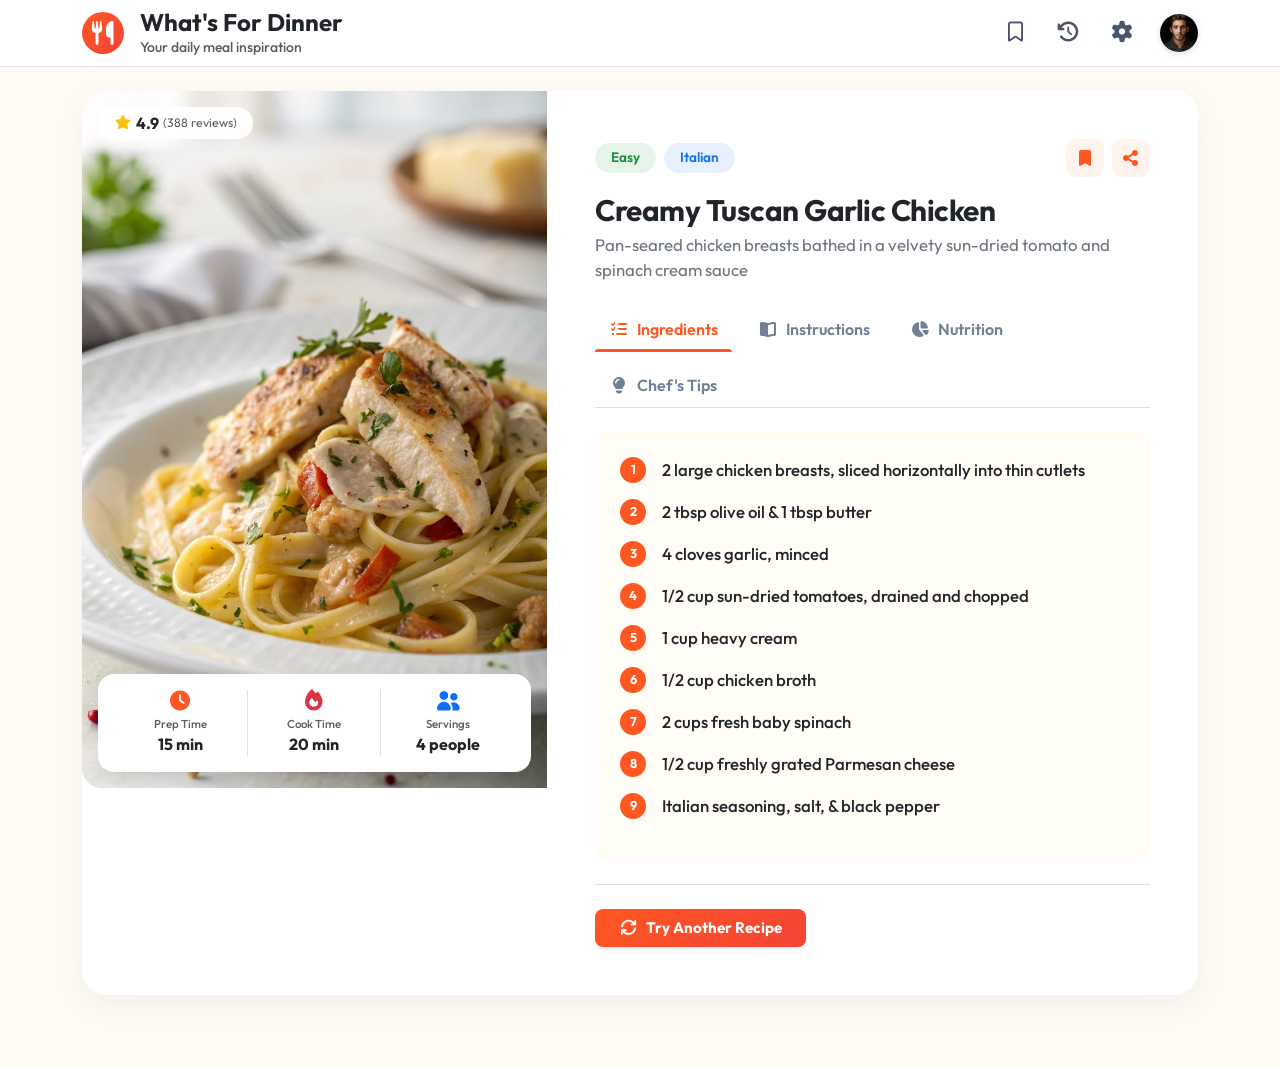
<file: Task 08-what-is-for-dinner/index.html>
<!DOCTYPE html>
<html lang="en">

<head>
  <meta charset="UTF-8">
  <meta name="viewport" content="width=device-width, initial-scale=1.0">
  <title>What's For Dinner - Daily Meal Inspiration</title>
  <link rel="icon" type="image/png" href="images/favicon.png">
  <link rel="stylesheet" href="CSS/all.min.css">
  <link rel="stylesheet" href="CSS/bootstrap.min.css">
  <link rel="stylesheet" href="CSS/main.css">
</head>

<body class="bg-app">

  <!-- Full-Width Top White Navbar -->
  <header class="bg-white border-bottom py-2 mb-4 w-100 shadow-xs">
    <div class="container">
      <div class="d-flex align-items-center justify-content-between">

        <!-- Logo & Tagline -->
        <div class="d-flex align-items-center">
          <div class="logo-icon-bg me-3 d-flex align-items-center justify-content-center text-white shadow-xs">
            <i class="fa-solid fa-utensils fs-4"></i>
          </div>
          <div>
            <h1 class="h4 fw-bold text-dark mb-0 logo-text">What's For Dinner</h1>
            <p class="text-muted mb-0 small fw-medium">Your daily meal inspiration</p>
          </div>
        </div>

        <!-- Desktop Utility Icons (Visible on medium+ screens) -->
        <div class="d-none d-md-flex align-items-center gap-3">
          <button class="btn btn-utility-plain" title="Saved Bookmarks">
            <i class="fa-regular fa-bookmark fs-5"></i>
          </button>
          <button class="btn btn-utility-plain" title="Recipe History">
            <i class="fa-solid fa-clock-rotate-left fs-5"></i>
          </button>
          <button class="btn btn-utility-plain" title="Settings">
            <i class="fa-solid fa-gear fs-5"></i>
          </button>
          <!-- User Avatar Image -->
          <div class="user-avatar ms-1" title="User Profile">
            <img src="images/avatar-4.jpg" alt="User Profile" class="rounded-circle">
          </div>
        </div>

        <!-- Mobile Hamburger Menu Button (Visible on mobile screens) -->
        <button class="btn border-0 text-dark p-1 d-md-none" type="button" data-bs-toggle="collapse"
          data-bs-target="#mobileNavMenu" aria-expanded="false" aria-label="Toggle navigation">
          <i class="fa-solid fa-bars fs-3 text-secondary"></i>
        </button>

      </div>

      <!-- Collapsible Mobile Dropdown Menu -->
      <div class="collapse d-md-none border-top mt-3 pt-2" id="mobileNavMenu">
        <ul class="list-unstyled mb-0 py-2 d-flex flex-column gap-3">
          <li>
            <a href="#"
              class="mobile-nav-item d-flex align-items-center gap-3 text-decoration-none text-dark fw-medium fs-6">
              <i class="fa-solid fa-bookmark text-secondary fs-5 nav-icon-fixed"></i>
              <span>Saved Recipes</span>
            </a>
          </li>
          <li>
            <a href="#"
              class="mobile-nav-item d-flex align-items-center gap-3 text-decoration-none text-dark fw-medium fs-6">
              <i class="fa-solid fa-clock-rotate-left text-secondary fs-5 nav-icon-fixed"></i>
              <span>Recent</span>
            </a>
          </li>
          <li>
            <a href="#"
              class="mobile-nav-item d-flex align-items-center gap-3 text-decoration-none text-dark fw-medium fs-6">
              <i class="fa-solid fa-gear text-secondary fs-5 nav-icon-fixed"></i>
              <span>Settings</span>
            </a>
          </li>
          <li>
            <a href="#"
              class="mobile-nav-item d-flex align-items-center gap-3 text-decoration-none text-dark fw-medium fs-6">
              <img src="images/avatar-4.jpg" alt="User Avatar" class="rounded-circle nav-avatar-fixed">
              <span>Profile</span>
            </a>
          </li>
        </ul>
      </div>

    </div>
  </header>

  <!-- Main Application Container -->
  <div class="container pb-5">

    <!-- Main Recipe Display Card -->
    <main class="card main-recipe-card border-0 shadow-sm rounded-4 overflow-hidden mb-4" id="mainRecipeCard">
      <div class="row g-0">

        <!-- Left Column: Fixed/Sticky Hero Image & Perfectly Aligned Bottom Info Card -->
        <div class="col-lg-5 position-relative recipe-image-column">
          <div class="recipe-img-wrapper">
            <img id="recipeImage" src="images/french-onion-soup.jpg" alt="Recipe Image"
              class="w-100 h-100 object-fit-cover recipe-img">

            <!-- Rating Overlay Badge (Top-Left) -->
            <div
              class="rating-badge position-absolute top-0 start-0 m-3 px-3 py-1 bg-white rounded-pill shadow-xs d-flex align-items-center">
              <i class="fa-solid fa-star text-warning me-1"></i>
              <span id="recipeRating" class="fw-bold text-dark fs-6">4.7</span>
              <span id="recipeReviews" class="text-muted ms-1 small fw-normal">(367 reviews)</span>
            </div>

            <!-- Perfectly Aligned Floating White Info Card -->
            <div class="floating-info-card p-3 bg-white rounded-4 shadow-sm text-center">
              <div class="row g-0 align-items-center">
                <div class="col-4 border-end">
                  <i class="fa-solid fa-clock text-orange mb-1 fs-5"></i>
                  <span class="d-block text-muted text-capitalize small-label">Prep Time</span>
                  <span id="prepTime" class="fw-bold text-dark fs-6">15 min</span>
                </div>
                <div class="col-4 border-end">
                  <i class="fa-solid fa-fire text-danger mb-1 fs-5"></i>
                  <span class="d-block text-muted text-capitalize small-label">Cook Time</span>
                  <span id="cookTime" class="fw-bold text-dark fs-6">20 min</span>
                </div>
                <div class="col-4">
                  <i class="fa-solid fa-user-group text-primary mb-1 fs-5"></i>
                  <span class="d-block text-muted text-capitalize small-label">Servings</span>
                  <span id="servings" class="fw-bold text-dark fs-6">2 people</span>
                </div>
              </div>
            </div>
          </div>
        </div>

        <!-- Right Column: Details, Badges, Tabs & Content -->
        <div class="col-lg-7 p-4 p-md-5 d-flex flex-column justify-content-between bg-white">

          <div>
            <!-- Top Badges & Action Buttons -->
            <div class="d-flex align-items-center justify-content-between mb-3">
              <div class="d-flex align-items-center gap-2">
                <span id="recipeDifficulty" class="badge badge-easy px-3 py-2 rounded-pill fw-semibold">Easy</span>
                <span id="recipeCuisine" class="badge badge-asian px-3 py-2 rounded-pill fw-semibold">Asian</span>
              </div>

              <div class="d-flex gap-2">
                <button id="btnBookmark" class="btn btn-soft-orange" title="Bookmark Recipe">
                  <i class="fa-solid fa-bookmark"></i>
                </button>
                <button class="btn btn-soft-orange" title="Share Recipe">
                  <i class="fa-solid fa-share-nodes"></i>
                </button>
              </div>
            </div>

            <!-- Recipe Title & Description -->
            <h2 id="recipeTitle" class="fw-bold text-dark recipe-title mb-1">Teriyaki Chicken Bowl</h2>
            <p id="recipeDescription" class="text-secondary recipe-desc mb-4">Sweet and savory chicken over rice with
              vegetables</p>

            <!-- Conditional Prep Time Warning Alert -->
            <div id="prepWarningBox"
              class="alert alert-warning border-0 rounded-3 p-3 mb-4 d-flex align-items-center shadow-xs d-none">
              <i class="fa-solid fa-triangle-exclamation text-amber me-3 fs-4"></i>
              <div>
                <span class="fw-bold text-dark d-block">Extended Preparation Notice</span>
                <span id="warningText" class="text-secondary small fw-medium">This recipe takes over 45 minutes to
                  prepare & cook. Plan accordingly!</span>
              </div>
            </div>

            <!-- Custom Navigation Tabs Header -->
            <ul class="nav nav-tabs custom-nav-tabs border-bottom mb-4">
              <li class="nav-item">
                <button class="nav-tab-btn active" data-tab="tabIngredients">
                  <i class="fa-solid fa-list-check me-2"></i>Ingredients
                </button>
              </li>
              <li class="nav-item">
                <button class="nav-tab-btn" data-tab="tabInstructions">
                  <i class="fa-solid fa-book-open me-2"></i>Instructions
                </button>
              </li>
              <li class="nav-item">
                <button class="nav-tab-btn" data-tab="tabNutrition">
                  <i class="fa-solid fa-chart-pie me-2"></i>Nutrition
                </button>
              </li>
              <li class="nav-item">
                <button class="nav-tab-btn" data-tab="tabTips">
                  <i class="fa-solid fa-lightbulb me-2"></i>Chef's Tips
                </button>
              </li>
            </ul>

            <!-- Tab Content Containers -->
            <div class="tab-content-area mb-3">

              <!-- Tab 1: Ingredients (Warm Cream Box) -->
              <div id="tabIngredients" class="tab-pane-content">
                <div class="ingredients-card-wrapper p-4 rounded-4">
                  <ul id="ingredientsList" class="list-unstyled mb-0">
                    <!-- Dynamic ingredients injected by JS -->
                  </ul>
                </div>
              </div>

              <!-- Tab 2: Instructions (Scrollable with custom scrollbar) -->
              <div id="tabInstructions" class="tab-pane-content custom-scrollable-tab d-none">
                <div id="instructionsList">
                  <!-- Dynamic steps injected by JS -->
                </div>
              </div>

              <!-- Tab 3: Nutrition Grid (Responsive: 1 col on mobile, 2 cols on desktop ) -->
              <div id="tabNutrition" class="tab-pane-content custom-scrollable-tab d-none">
                <div class="row g-3">
                  <!-- Calories -->
                  <div class="col-12 col-md-6">
                    <div
                      class="nutrition-item-box p-3 rounded-4 bg-light-card d-flex align-items-center justify-content-between">
                      <div class="d-flex align-items-center gap-3">
                        <div class="nutr-icon-box bg-flame">
                          <i class="fa-solid fa-fire text-flame"></i>
                        </div>
                        <span class="fw-semibold text-secondary">Calories</span>
                      </div>
                      <span id="nutrCalories" class="fw-bold text-dark fs-5">540 kcal</span>
                    </div>
                  </div>

                  <!-- Protein -->
                  <div class="col-12 col-md-6">
                    <div
                      class="nutrition-item-box p-3 rounded-4 bg-light-card d-flex align-items-center justify-content-between">
                      <div class="d-flex align-items-center gap-3">
                        <div class="nutr-icon-box bg-dumbbell">
                          <i class="fa-solid fa-dumbbell text-dumbbell"></i>
                        </div>
                        <span class="fw-semibold text-secondary">Protein</span>
                      </div>
                      <span id="nutrProtein" class="fw-bold text-dark fs-5">42g</span>
                    </div>
                  </div>

                  <!-- Carbohydrates -->
                  <div class="col-12 col-md-6">
                    <div
                      class="nutrition-item-box p-3 rounded-4 bg-light-card d-flex align-items-center justify-content-between">
                      <div class="d-flex align-items-center gap-3">
                        <div class="nutr-icon-box bg-wheat">
                          <i class="fa-solid fa-wheat-awn text-wheat"></i>
                        </div>
                        <span class="fw-semibold text-secondary">Carbohydrates</span>
                      </div>
                      <span id="nutrCarbs" class="fw-bold text-dark fs-5">58g</span>
                    </div>
                  </div>

                  <!-- Fat -->
                  <div class="col-12 col-md-6">
                    <div
                      class="nutrition-item-box p-3 rounded-4 bg-light-card d-flex align-items-center justify-content-between">
                      <div class="d-flex align-items-center gap-3">
                        <div class="nutr-icon-box bg-drop">
                          <i class="fa-solid fa-droplet text-drop"></i>
                        </div>
                        <span class="fw-semibold text-secondary">Fat</span>
                      </div>
                      <span id="nutrFat" class="fw-bold text-dark fs-5">14g</span>
                    </div>
                  </div>

                  <!-- Fiber -->
                  <div class="col-12 col-md-6">
                    <div
                      class="nutrition-item-box p-3 rounded-4 bg-light-card d-flex align-items-center justify-content-between">
                      <div class="d-flex align-items-center gap-3">
                        <div class="nutr-icon-box bg-leaf">
                          <i class="fa-solid fa-leaf text-leaf"></i>
                        </div>
                        <span class="fw-semibold text-secondary">Fiber</span>
                      </div>
                      <span id="nutrFiber" class="fw-bold text-dark fs-5">4g</span>
                    </div>
                  </div>

                  <!-- Sodium -->
                  <div class="col-12 col-md-6">
                    <div
                      class="nutrition-item-box p-3 rounded-4 bg-light-card d-flex align-items-center justify-content-between">
                      <div class="d-flex align-items-center gap-3">
                        <div class="nutr-icon-box bg-cube">
                          <i class="fa-solid fa-cubes text-cube"></i>
                        </div>
                        <span class="fw-semibold text-secondary">Sodium</span>
                      </div>
                      <span id="nutrSodium" class="fw-bold text-dark fs-5">1240mg</span>
                    </div>
                  </div>

                </div>
              </div>

              <!-- Tab 4: Chef's Tips -->
              <div id="tabTips" class="tab-pane-content d-none">
                <div id="chefTipsList" class="d-flex flex-column gap-3">
                  <!-- Dynamic tips injected by JS -->
                </div>
              </div>

            </div>

          </div>

          <!-- Bottom Button Section with Transparent Divider Line -->
          <div class="button-section-wrapper border-top pt-4 mt-2">
            <button id="btnGenerate"
              class="btn btn-compact-generator py-2 px-4 rounded-3 fw-bold text-white d-inline-flex align-items-center gap-2 shadow-sm">
              <i class="fa-solid fa-arrows-rotate"></i>
              <span>Try Another Recipe</span>
            </button>
          </div>

        </div>

      </div>
    </main>

  </div>

  <!-- Scripts -->
  <script src="JS/bootstrap.bundle.min.js"></script>
  <script src="JS/main.js"></script>
</body>

</html>
</file>
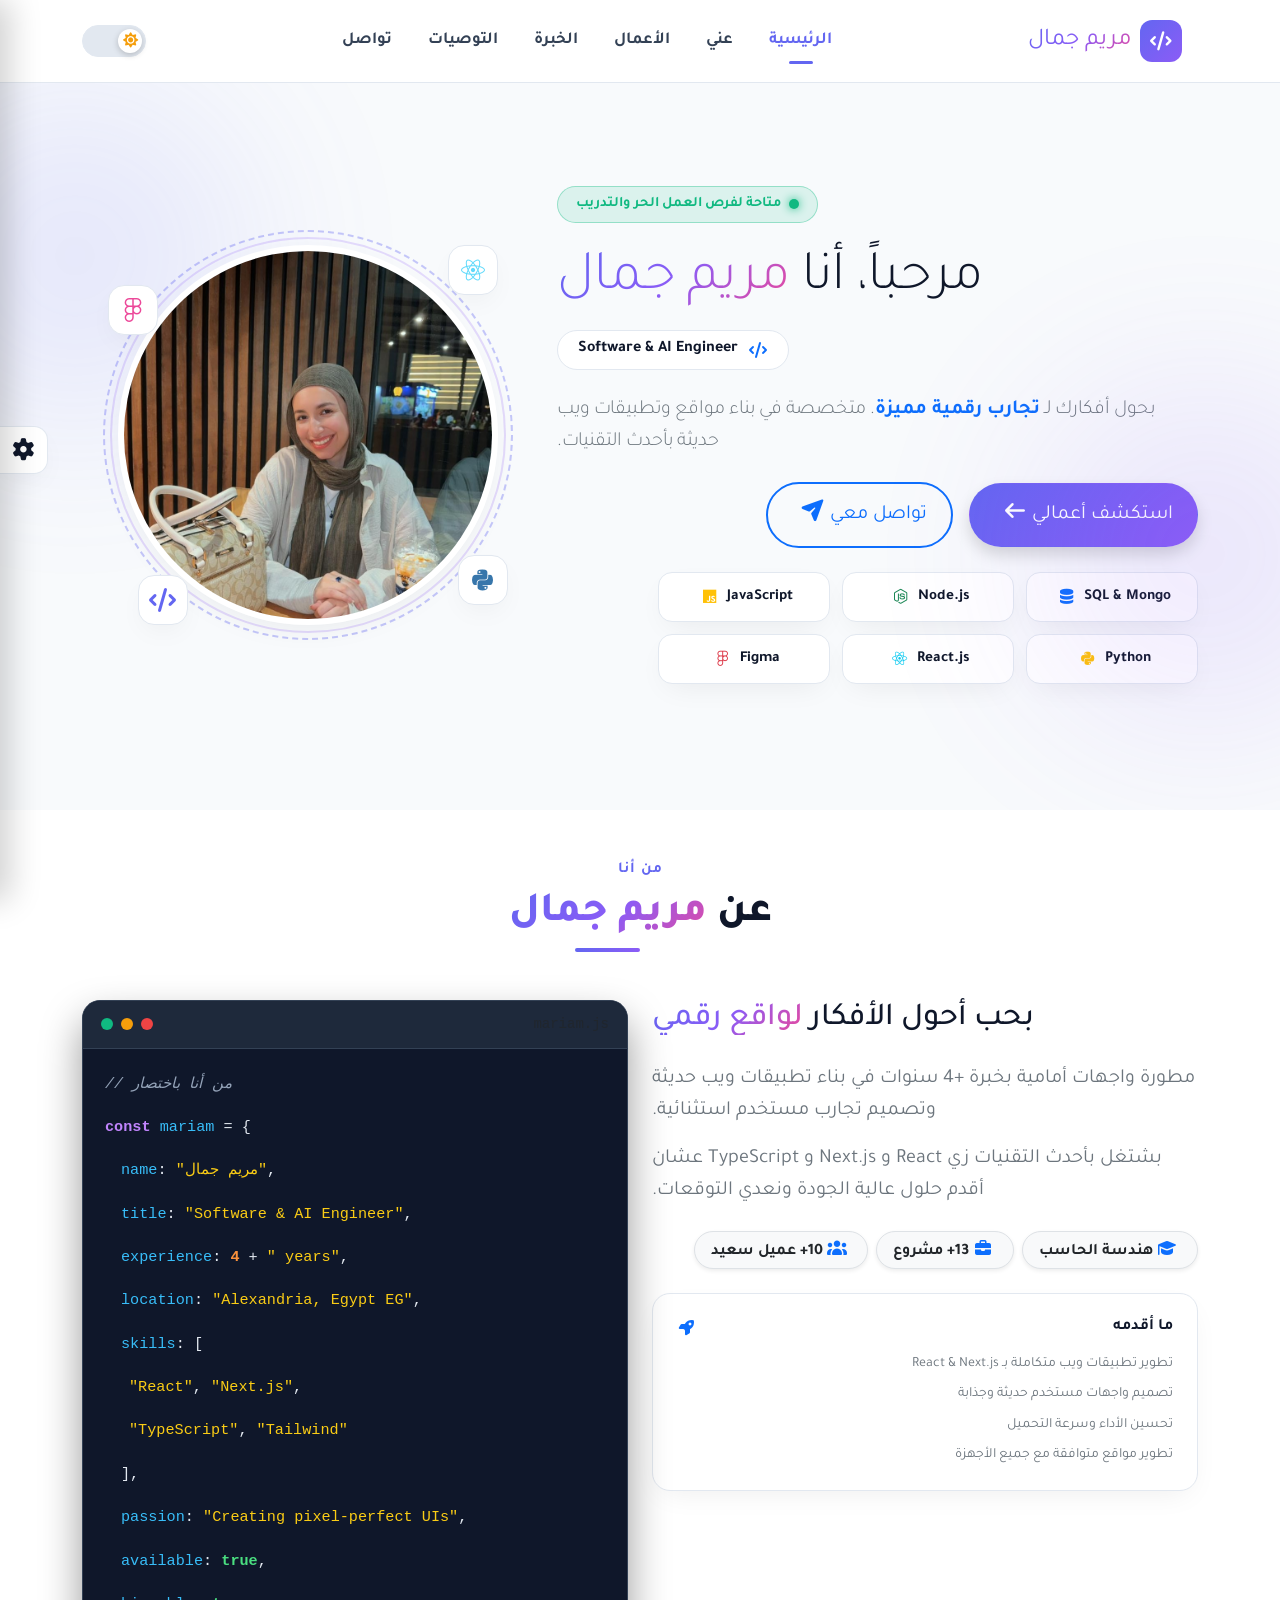
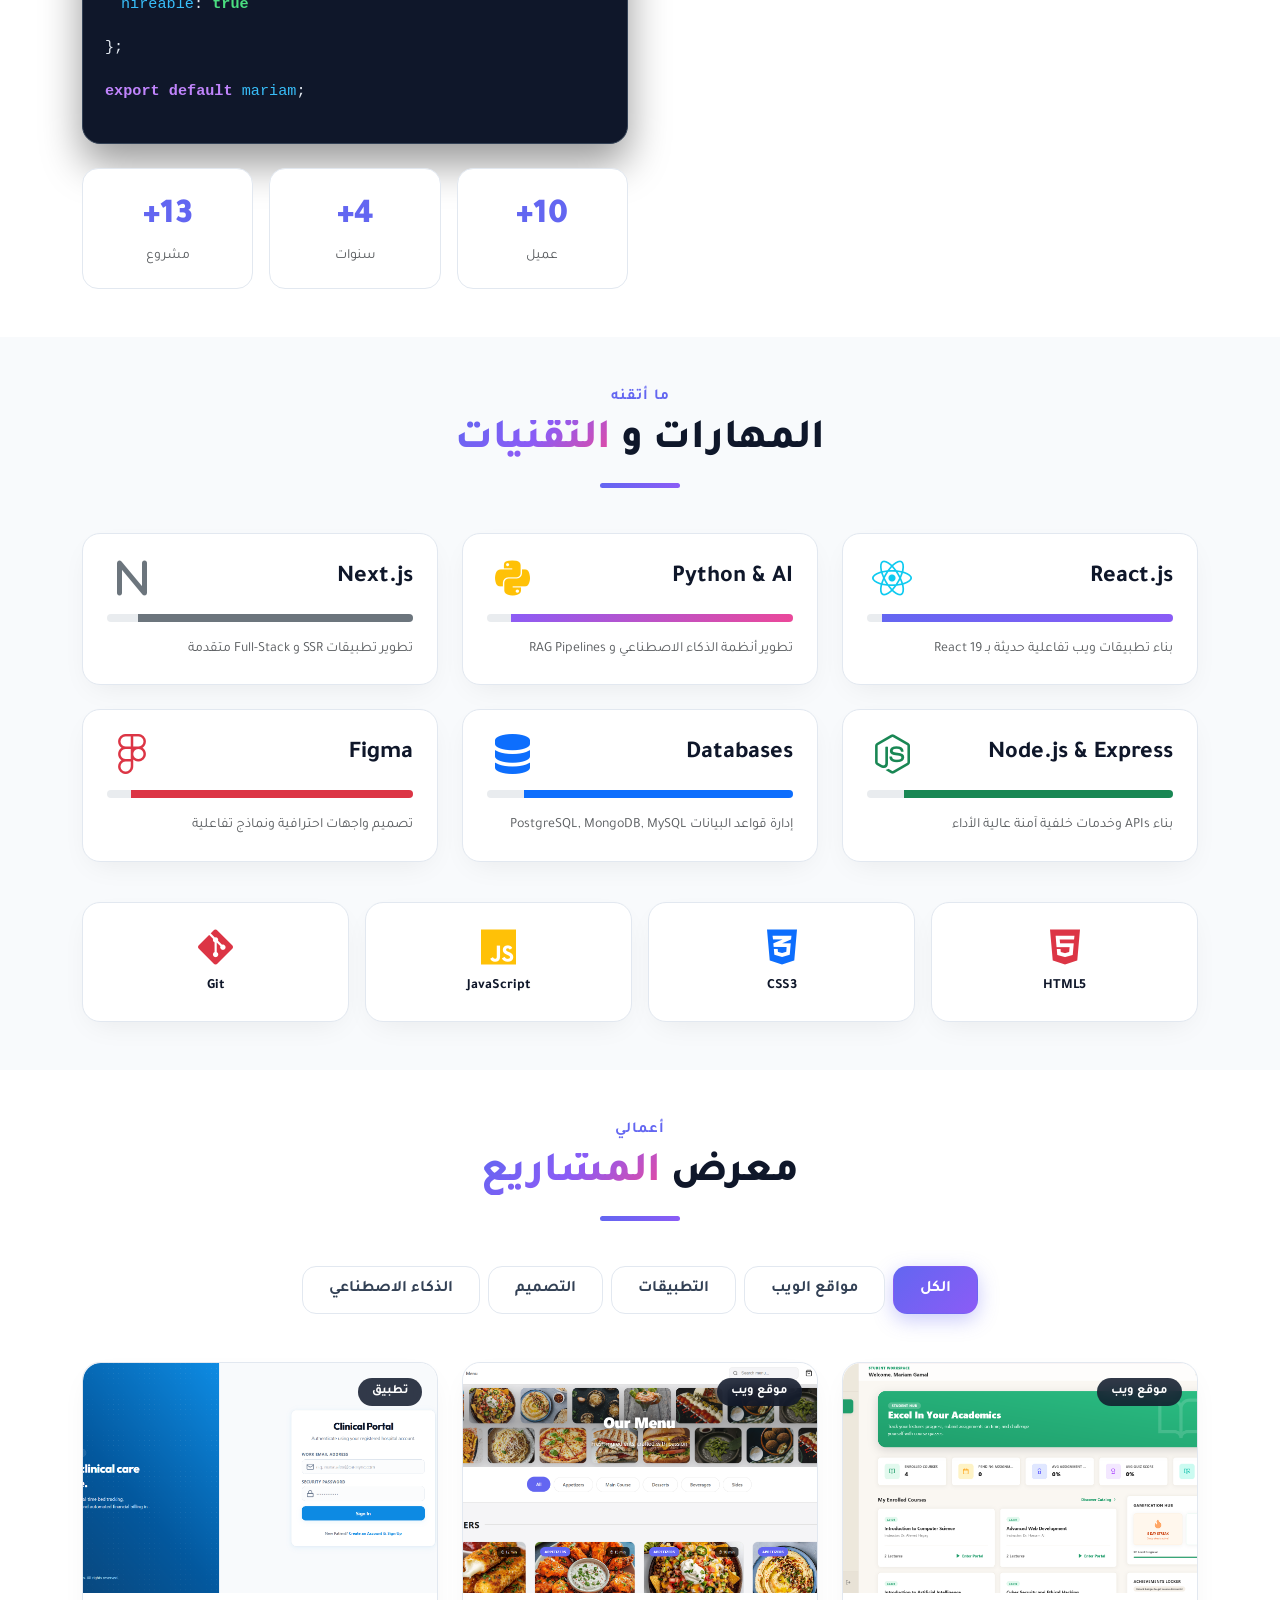
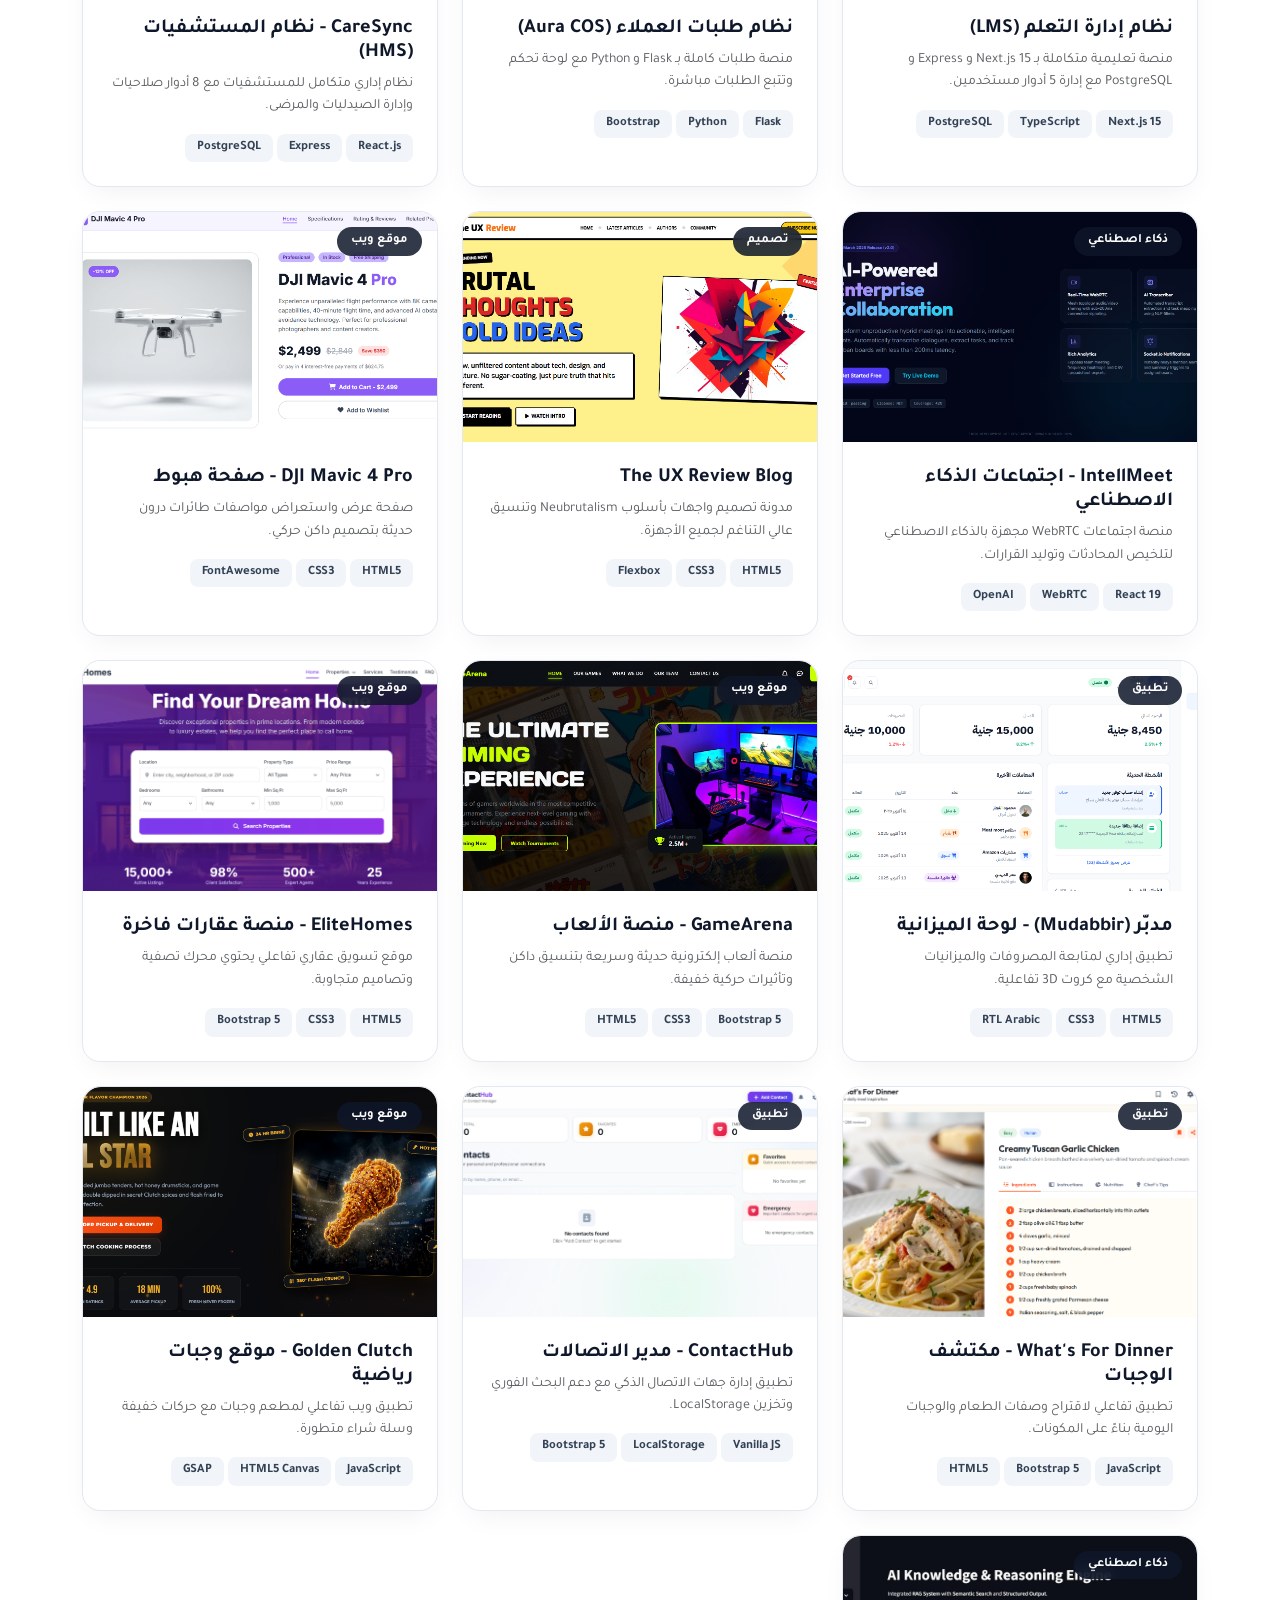
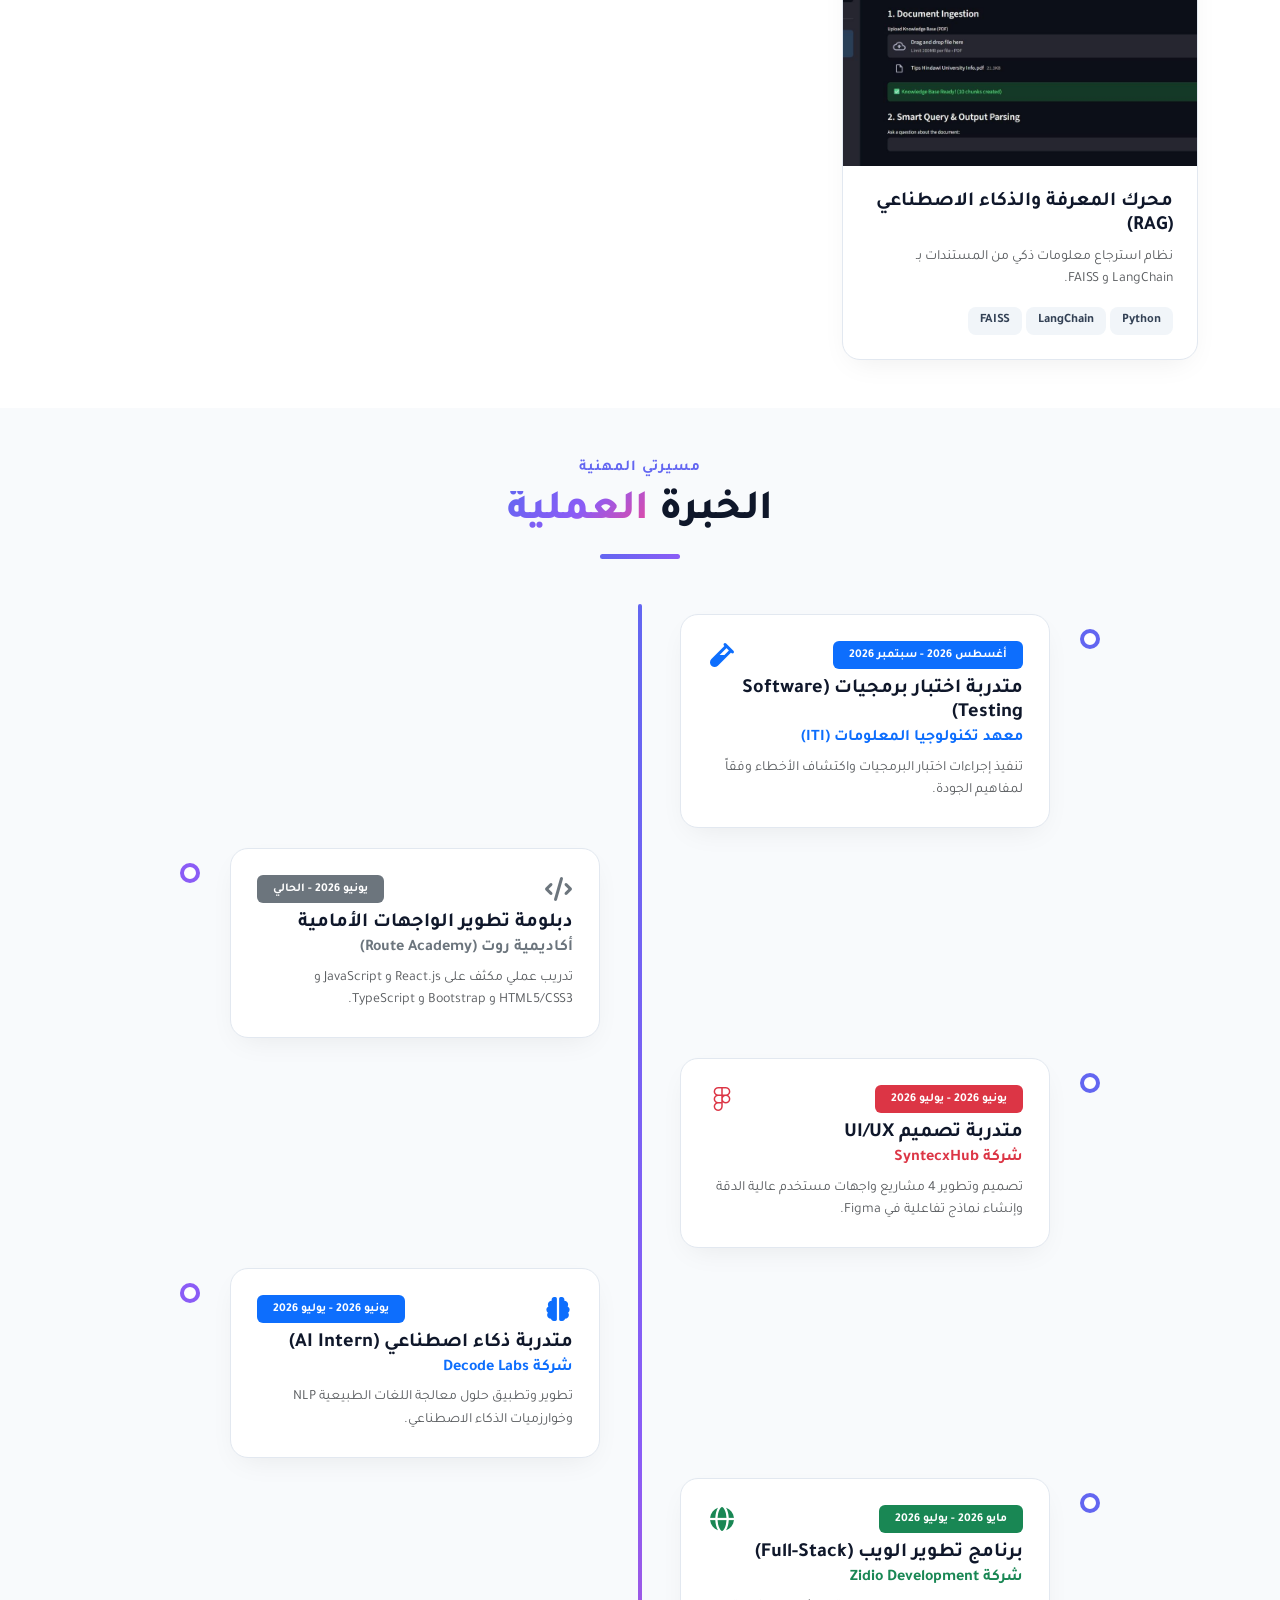
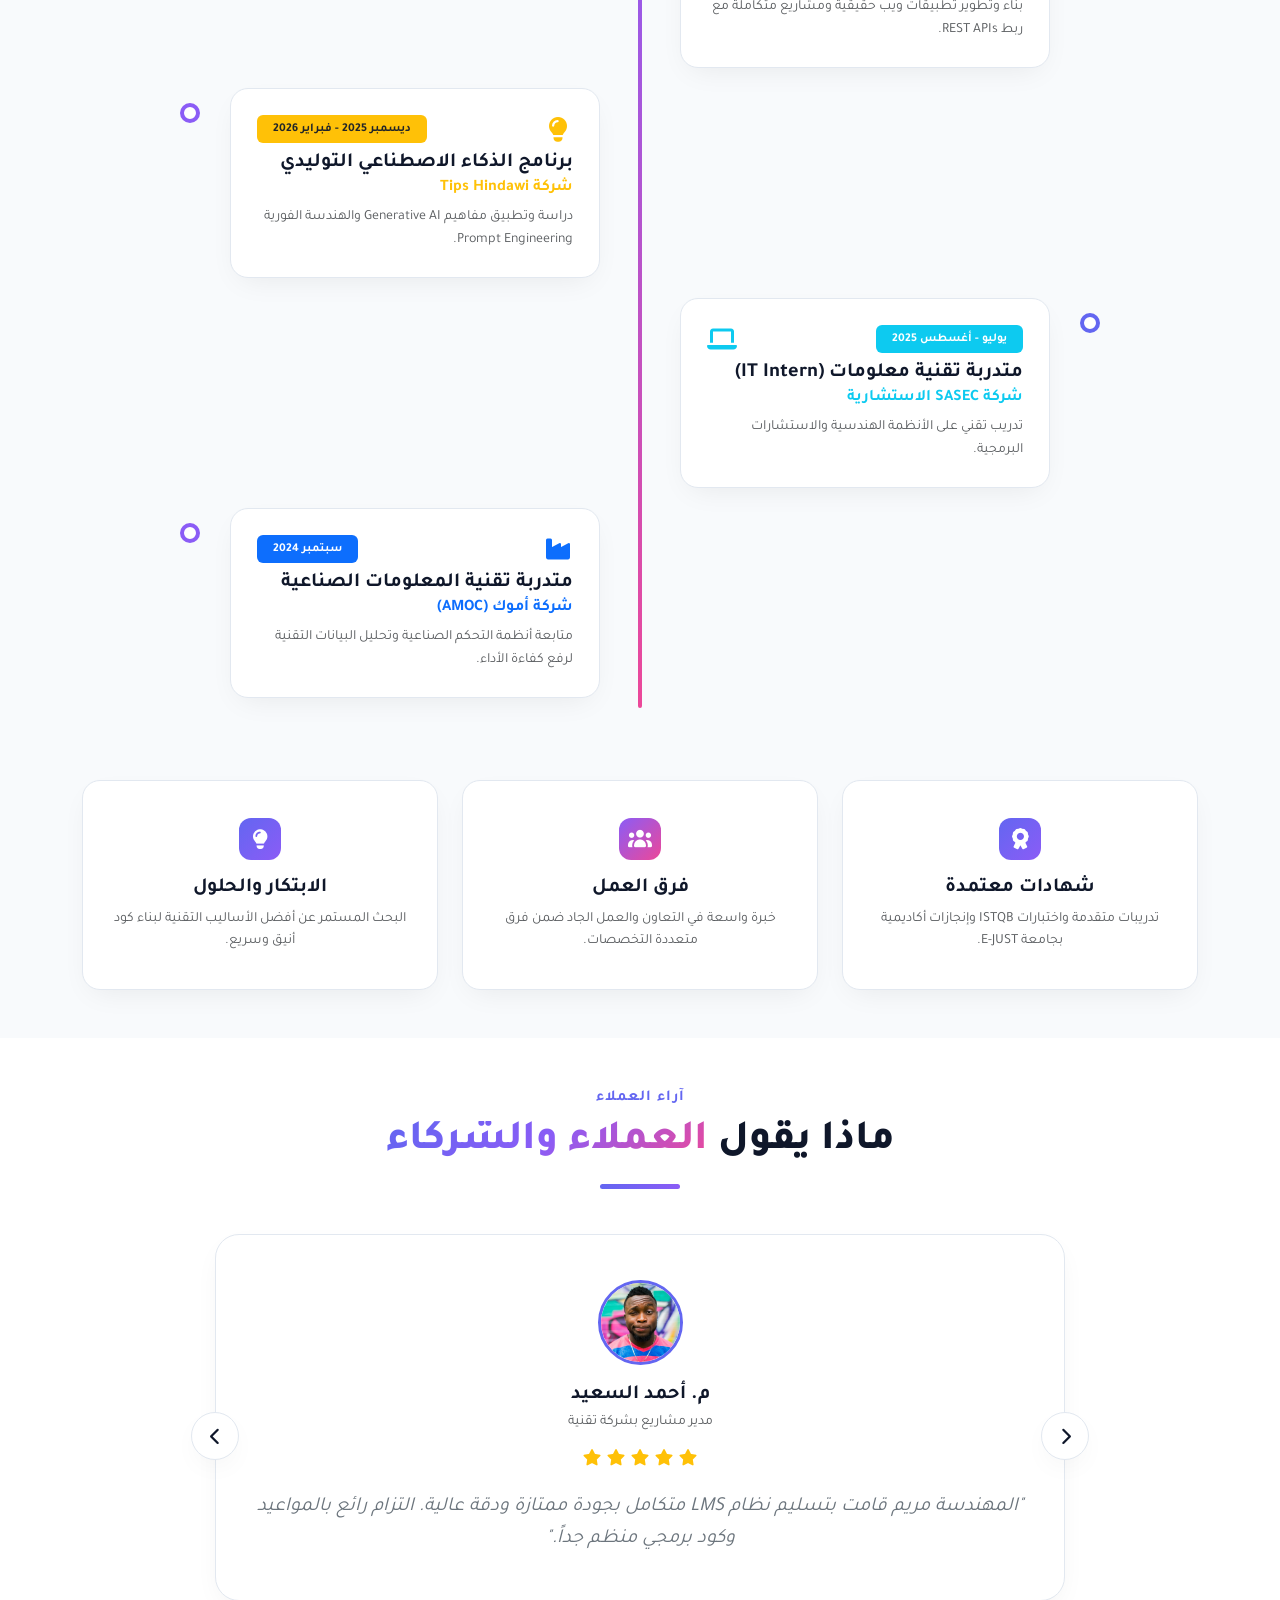
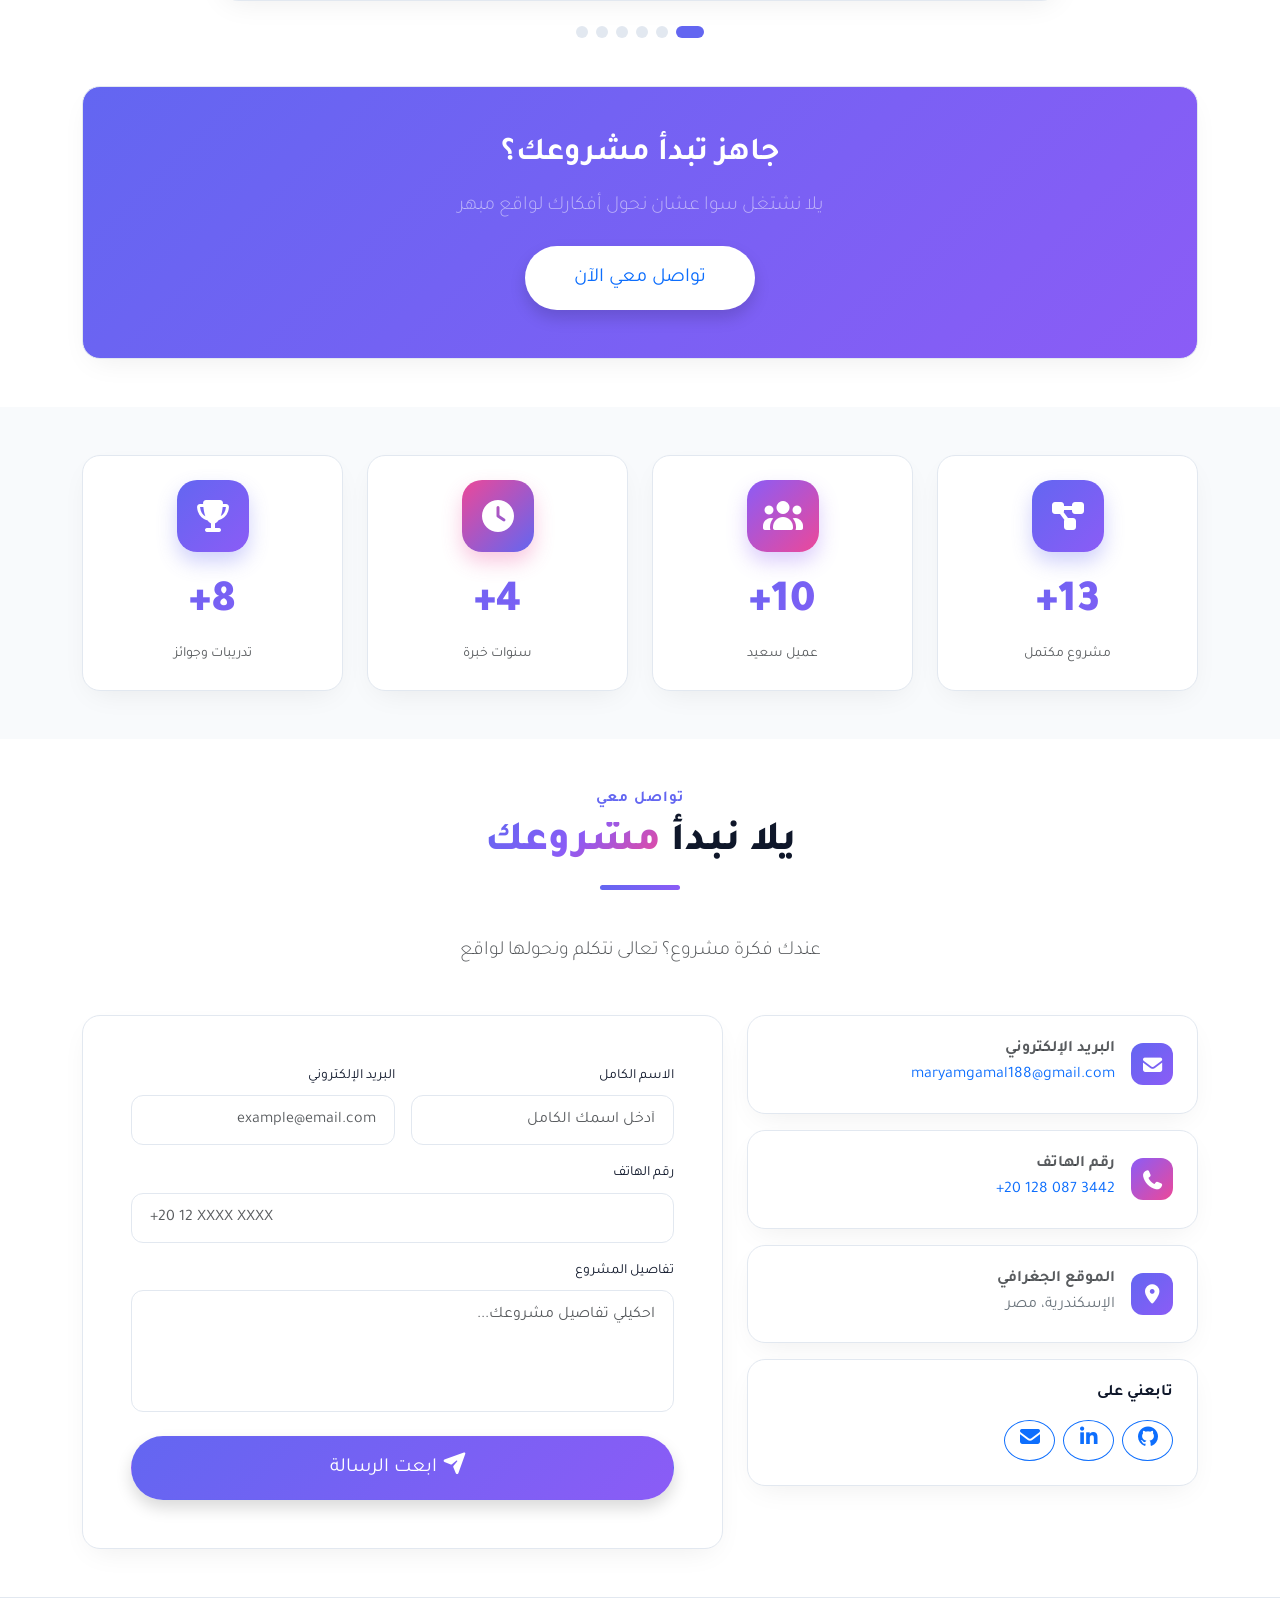
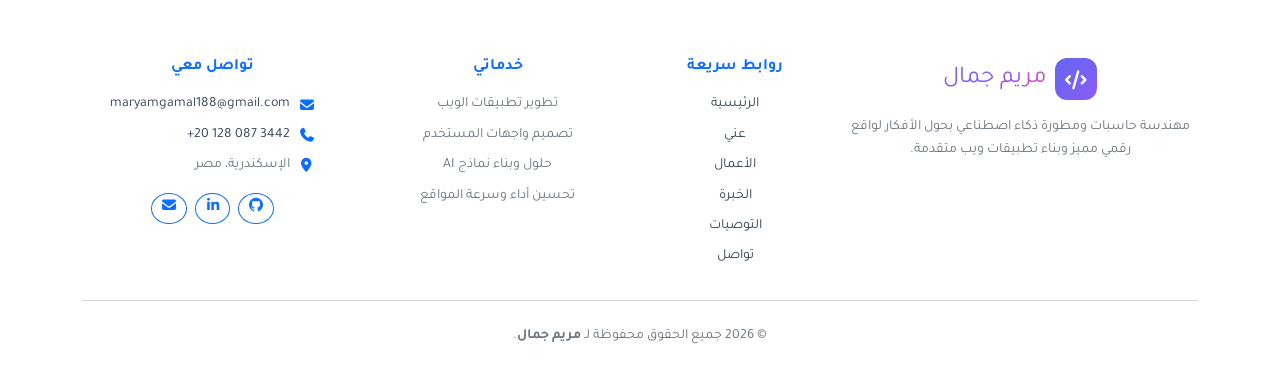
<file: Task 10-personal-portfolio-website/index.html>
<!DOCTYPE html>
<html dir="rtl" lang="ar" class="light">

<head>
  <meta charset="UTF-8" />
  <meta name="viewport" content="width=device-width, initial-scale=1.0" />
  <title>مريم جمال | مهندسة حاسبات ومطورة ذكاء اصطناعي</title>

  <meta name="description"
    content="الموقع الشخصي للمهندسة مريم جمال - مطورة تطبيقات ويب وأنظمة ذكاء اصطناعي وتصميم واجهات." />
  <meta name="keywords" content="مريم جمال, مهندسة حاسبات, AI Developer, Web Developer, React, Python" />
  <meta name="author" content="مريم جمال" />

  <link rel="icon" type="image/png" href="images/favicon.png" />

  <link rel="preconnect" href="https://fonts.googleapis.com" />
  <link rel="preconnect" href="https://fonts.gstatic.com" crossorigin />
  <link
    href="https://fonts.googleapis.com/css2?family=Alexandria:wght@300;400;500;600;700;800;900&family=Cairo:wght@300;400;500;600;700;800;900&family=Inter:wght@300;400;500;600;700&family=Outfit:wght@300;400;500;600;700&family=Tajawal:wght@300;400;500;700;800;900&display=swap"
    rel="stylesheet" />

  <link rel="stylesheet" href="CSS/all.min.css" />
  <link rel="stylesheet" href="CSS/bootstrap.min.css" />
  <link rel="stylesheet" href="CSS/style.css?v=2" />
</head>

<body>

  <!-- Navbar -->
  <nav class="navbar navbar-expand-lg navbar-custom fixed-top">
    <div class="container">
      <a class="navbar-brand d-flex align-items-center gap-2 font-bold" href="#hero-section">
        <div class="navbar-brand-icon">
          <i class="fa-solid fa-code text-white"></i>
        </div>
        <span class="fs-4 fw-extrabold text-gradient">مريم جمال</span>
      </a>

      <div class="d-flex align-items-center gap-3 order-lg-last">
        <button id="theme-toggle-btn" class="theme-switch-capsule" aria-label="تغيير المظهر" title="تغيير المظهر">
          <span class="theme-switch-circle">
            <i class="fa-solid fa-sun theme-icon-sun"></i>
            <i class="fa-solid fa-moon theme-icon-moon"></i>
          </span>
        </button>

        <button class="navbar-toggler border-0 shadow-none text-primary" type="button" data-bs-toggle="collapse"
          data-bs-target="#navbarNav" aria-controls="navbarNav" aria-expanded="false" aria-label="القائمة">
          <i class="fa-solid fa-bars-staggered fs-2"></i>
        </button>
      </div>

      <div class="collapse navbar-collapse justify-content-center" id="navbarNav">
        <ul class="navbar-nav gap-1 text-center py-3 py-lg-0">
          <li class="nav-item">
            <a class="nav-link active" href="#hero-section">الرئيسية</a>
          </li>
          <li class="nav-item">
            <a class="nav-link" href="#about">عني</a>
          </li>
          <li class="nav-item">
            <a class="nav-link" href="#portfolio">الأعمال</a>
          </li>
          <li class="nav-item">
            <a class="nav-link" href="#experience">الخبرة</a>
          </li>
          <li class="nav-item">
            <a class="nav-link" href="#testimonials">التوصيات</a>
          </li>
          <li class="nav-item">
            <a class="nav-link" href="#contact">تواصل</a>
          </li>
        </ul>
      </div>
    </div>
  </nav>

  <!-- Main Content -->
  <main>

    <!-- 1. Hero Section -->
    <section id="hero-section" class="hero-section">
      <div class="blur-orb-1"></div>
      <div class="blur-orb-2"></div>
      <div class="container">
        <div class="row align-items-center gy-5">
          <div class="col-lg-7 text-start order-2 order-lg-1">
            <div class="status-badge">
              <span class="status-dot"></span>
              <span>متاحة لفرص العمل الحر والتدريب</span>
            </div>

            <h1 class="display-4 fw-extrabold mb-3">
              مرحباً، أنا
              <span class="text-gradient d-block d-sm-inline">مريم جمال</span>
            </h1>

            <div class="role-badge">
              <i class="fa-solid fa-code text-primary"></i>
              <span>Software & AI Engineer</span>
            </div>

            <p class="lead text-secondary mb-4 max-w-xl">
              بحول أفكارك لـ <span class="text-primary fw-bold">تجارب رقمية مميزة</span>. متخصصة في بناء مواقع وتطبيقات
              ويب حديثة بأحدث التقنيات.
            </p>

            <div class="d-flex flex-nowrap align-items-center gap-2 gap-sm-3 mb-4">
              <a href="#portfolio"
                class="btn btn-lg bg-gradient-primary rounded-pill px-3 px-sm-4 py-2 py-sm-3 font-bold shadow text-nowrap">
                <span>استكشف أعمالي</span>
                <i class="fa-solid fa-arrow-left ms-1 ms-sm-2"></i>
              </a>
              <a href="#contact"
                class="btn btn-lg border-2 border-primary text-primary rounded-pill px-3 px-sm-4 py-2 py-sm-3 font-bold text-nowrap">
                <span>تواصل معي</span>
                <i class="fa-solid fa-paper-plane ms-1 ms-sm-2"></i>
              </a>
            </div>

            <div class="hero-tech-grid">
              <div class="hero-tech-card">
                <span>SQL & Mongo</span>
                <i class="fa-solid fa-database text-primary ms-1"></i>
              </div>
              <div class="hero-tech-card">
                <span>Node.js</span>
                <i class="fa-brands fa-node-js text-success ms-1"></i>
              </div>
              <div class="hero-tech-card">
                <span>JavaScript</span>
                <i class="fa-brands fa-js text-warning ms-1"></i>
              </div>
              <div class="hero-tech-card">
                <span>Python</span>
                <i class="fa-brands fa-python text-warning ms-1"></i>
              </div>
              <div class="hero-tech-card">
                <span>React.js</span>
                <i class="fa-brands fa-react text-info ms-1"></i>
              </div>
              <div class="hero-tech-card">
                <span>Figma</span>
                <i class="fa-brands fa-figma text-danger ms-1"></i>
              </div>
            </div>
          </div>

          <div class="col-lg-5 text-center order-1 order-lg-2">
            <div class="hero-img-container">
              <div class="spinning-ring"></div>
              <div class="spinning-ring-inner"></div>
              <img src="images/hero-section.jpeg" alt="مريم جمال - مهندسة حاسبات" class="hero-img" />
              <div class="floating-badge badge-1" title="React.js">
                <i class="fa-brands fa-react"></i>
              </div>
              <div class="floating-badge badge-2" title="Python">
                <i class="fa-brands fa-python"></i>
              </div>
              <div class="floating-badge badge-3" title="UI/UX Design">
                <i class="fa-brands fa-figma"></i>
              </div>
              <div class="floating-badge badge-4" title="Code">
                <i class="fa-solid fa-code"></i>
              </div>
            </div>
          </div>
        </div>
      </div>
    </section>

    <!-- 2. About Section -->
    <section id="about" class="py-5 bg-surface-alt">
      <div class="container">
        <div class="text-center mb-5">
          <span class="section-subtitle">من أنا</span>
          <h2 class="section-title">
            عن <span class="text-gradient d-inline-block position-relative">
              مريم جمال
              <span class="about-title-underline"></span>
            </span>
          </h2>
        </div>

        <div class="row gy-4 align-items-start">
          <!-- 1st Column in HTML (RTL) = Visually on the RIGHT side -->
          <div class="col-lg-6 text-start">
            <div>
              <h3 class="fw-extrabold h2 mb-4">
                بحب أحول الأفكار <span class="text-gradient">لواقع رقمي</span>
              </h3>
              <p class="text-secondary leading-relaxed fs-5 mb-3">
                مطورة واجهات أمامية بخبرة +4 سنوات في بناء تطبيقات ويب حديثة وتصميم تجارب مستخدم استثنائية.
              </p>
              <p class="text-secondary leading-relaxed fs-5 mb-4">
                بشتغل بأحدث التقنيات زي React و Next.js و TypeScript عشان أقدم حلول عالية الجودة ونعدي التوقعات.
              </p>

              <div class="d-flex align-items-center gap-2 flex-wrap mb-4">
                <span class="badge rounded-pill bg-light text-dark shadow-sm border px-3 py-2 fs-6">
                  <i class="fa-solid fa-graduation-cap me-1 text-primary"></i> هندسة الحاسب
                </span>
                <span class="badge rounded-pill bg-light text-dark shadow-sm border px-3 py-2 fs-6">
                  <i class="fa-solid fa-briefcase me-1 text-primary"></i> 13+ مشروع
                </span>
                <span class="badge rounded-pill bg-light text-dark shadow-sm border px-3 py-2 fs-6">
                  <i class="fa-solid fa-users me-1 text-primary"></i> 10+ عميل سعيد
                </span>
              </div>

              <div class="custom-card p-4">
                <h4 class="h6 fw-bold mb-3 d-flex align-items-center justify-content-between">
                  <span>ما أقدمه</span>
                  <i class="fa-solid fa-rocket text-primary"></i>
                </h4>
                <ul class="list-unstyled mb-0 space-y-2">
                  <li class="d-flex align-items-center gap-2 text-secondary small mb-2">
                    <span class="badge bg-primary rounded-circle p-1"></span>
                    <span>تطوير تطبيقات ويب متكاملة بـ React & Next.js</span>
                  </li>
                  <li class="d-flex align-items-center gap-2 text-secondary small mb-2">
                    <span class="badge bg-secondary rounded-circle p-1"></span>
                    <span>تصميم واجهات مستخدم حديثة وجذابة</span>
                  </li>
                  <li class="d-flex align-items-center gap-2 text-secondary small mb-2">
                    <span class="badge bg-accent rounded-circle p-1"></span>
                    <span>تحسين الأداء وسرعة التحميل</span>
                  </li>
                  <li class="d-flex align-items-center gap-2 text-secondary small mb-0">
                    <span class="badge bg-success rounded-circle p-1"></span>
                    <span>تطوير مواقع متوافقة مع جميع الأجهزة</span>
                  </li>
                </ul>
              </div>
            </div>
          </div>

          <!-- 2nd Column in HTML (RTL) = Visually on the LEFT side -->
          <div class="col-lg-6">
            <div class="terminal-card mb-4">
              <div class="terminal-header">
                <span class="small text-muted font-monospace">mariam.js</span>
                <div class="terminal-dots-wrapper">
                  <div class="terminal-dot dot-red"></div>
                  <div class="terminal-dot dot-yellow"></div>
                  <div class="terminal-dot dot-green"></div>
                </div>
              </div>
              <div class="terminal-body">
                <p><span class="comment">// من أنا باختصار</span></p>
                <p>
                  <span class="keyword">const</span> <span class="variable">mariam</span> = {
                </p>
                <p class="ms-3">
                  <span class="variable">name</span>: <span class="string">"مريم جمال"</span>,
                </p>
                <p class="ms-3">
                  <span class="variable">title</span>: <span class="string">"Software & AI Engineer"</span>,
                </p>
                <p class="ms-3">
                  <span class="variable">experience</span>: <span class="number">4</span> + <span class="string">"
                    years"</span>,
                </p>
                <p class="ms-3">
                  <span class="variable">location</span>: <span class="string">"Alexandria, Egypt EG"</span>,
                </p>
                <p class="ms-3">
                  <span class="variable">skills</span>: [
                </p>
                <p class="ms-4">
                  <span class="string">"React"</span>, <span class="string">"Next.js"</span>,
                </p>
                <p class="ms-4">
                  <span class="string">"TypeScript"</span>, <span class="string">"Tailwind"</span>
                </p>
                <p class="ms-3">],</p>
                <p class="ms-3">
                  <span class="variable">passion</span>: <span class="string">"Creating pixel-perfect UIs"</span>,
                </p>
                <p class="ms-3">
                  <span class="variable">available</span>: <span class="boolean">true</span>,
                </p>
                <p class="ms-3">
                  <span class="variable">hireable</span>: <span class="boolean">true</span>
                </p>
                <p>};</p>
                <p class="mt-2"><span class="keyword">export default</span> <span class="variable">mariam</span>;</p>
              </div>
            </div>

            <!-- Quick Stats -->
            <div class="row g-3 text-center">
              <div class="col-4">
                <div class="stat-box">
                  <div class="stat-number">10+</div>
                  <div class="small text-muted font-bold">عميل</div>
                </div>
              </div>
              <div class="col-4">
                <div class="stat-box">
                  <div class="stat-number">4+</div>
                  <div class="small text-muted font-bold">سنوات</div>
                </div>
              </div>
              <div class="col-4">
                <div class="stat-box">
                  <div class="stat-number">13+</div>
                  <div class="small text-muted font-bold">مشروع</div>
                </div>
              </div>
            </div>
          </div>
        </div>
      </div>
    </section>

    <!-- 3. Skills Section -->
    <section id="skills-section" class="py-5">
      <div class="container">
        <div class="text-center">
          <span class="section-subtitle">ما أتقنه</span>
          <h2 class="section-title">المهارات و <span class="text-gradient">التقنيات</span></h2>
          <div class="title-line"></div>
        </div>

        <div class="row g-4">
          <div class="col-md-6 col-lg-4">
            <div class="custom-card p-4 h-100">
              <div class="d-flex align-items-center justify-content-between mb-3">
                <h3 class="h4 fw-bold mb-0">React.js</h3>
                <i class="fa-brands fa-react fs-1 text-info"></i>
              </div>
              <div class="progress mb-3" style="height: 8px;">
                <div class="progress-bar bg-gradient-primary" style="width: 95%;"></div>
              </div>
              <p class="text-muted small mb-0">بناء تطبيقات ويب تفاعلية حديثة بـ React 19</p>
            </div>
          </div>

          <div class="col-md-6 col-lg-4">
            <div class="custom-card p-4 h-100">
              <div class="d-flex align-items-center justify-content-between mb-3">
                <h3 class="h4 fw-bold mb-0">Python & AI</h3>
                <i class="fa-brands fa-python fs-1 text-warning"></i>
              </div>
              <div class="progress mb-3" style="height: 8px;">
                <div class="progress-bar bg-gradient-accent" style="width: 92%;"></div>
              </div>
              <p class="text-muted small mb-0">تطوير أنظمة الذكاء الاصطناعي و RAG Pipelines</p>
            </div>
          </div>

          <div class="col-md-6 col-lg-4">
            <div class="custom-card p-4 h-100">
              <div class="d-flex align-items-center justify-content-between mb-3">
                <h3 class="h4 fw-bold mb-0">Next.js</h3>
                <i class="fa-solid fa-n fs-1 text-secondary"></i>
              </div>
              <div class="progress mb-3" style="height: 8px;">
                <div class="progress-bar bg-secondary" style="width: 90%;"></div>
              </div>
              <p class="text-muted small mb-0">تطوير تطبيقات SSR و Full-Stack متقدمة</p>
            </div>
          </div>

          <div class="col-md-6 col-lg-4">
            <div class="custom-card p-4 h-100">
              <div class="d-flex align-items-center justify-content-between mb-3">
                <h3 class="h4 fw-bold mb-0">Node.js & Express</h3>
                <i class="fa-brands fa-node-js fs-1 text-success"></i>
              </div>
              <div class="progress mb-3" style="height: 8px;">
                <div class="progress-bar bg-success" style="width: 88%;"></div>
              </div>
              <p class="text-muted small mb-0">بناء APIs وخدمات خلفية آمنة عالية الأداء</p>
            </div>
          </div>

          <div class="col-md-6 col-lg-4">
            <div class="custom-card p-4 h-100">
              <div class="d-flex align-items-center justify-content-between mb-3">
                <h3 class="h4 fw-bold mb-0">Databases</h3>
                <i class="fa-solid fa-database fs-1 text-primary"></i>
              </div>
              <div class="progress mb-3" style="height: 8px;">
                <div class="progress-bar bg-primary" style="width: 88%;"></div>
              </div>
              <p class="text-muted small mb-0">إدارة قواعد البيانات PostgreSQL, MongoDB, MySQL</p>
            </div>
          </div>

          <div class="col-md-6 col-lg-4">
            <div class="custom-card p-4 h-100">
              <div class="d-flex align-items-center justify-content-between mb-3">
                <h3 class="h4 fw-bold mb-0">Figma</h3>
                <i class="fa-brands fa-figma fs-1 text-danger"></i>
              </div>
              <div class="progress mb-3" style="height: 8px;">
                <div class="progress-bar bg-danger" style="width: 92%;"></div>
              </div>
              <p class="text-muted small mb-0">تصميم واجهات احترافية ونماذج تفاعلية</p>
            </div>
          </div>
        </div>

        <div class="row g-3 mt-4 text-center">
          <div class="col-6 col-md-3">
            <div class="custom-card p-4">
              <i class="fa-brands fa-html5 fs-1 text-danger mb-2"></i>
              <p class="fw-bold mb-0 small">HTML5</p>
            </div>
          </div>
          <div class="col-6 col-md-3">
            <div class="custom-card p-4">
              <i class="fa-brands fa-css3-alt fs-1 text-primary mb-2"></i>
              <p class="fw-bold mb-0 small">CSS3</p>
            </div>
          </div>
          <div class="col-6 col-md-3">
            <div class="custom-card p-4">
              <i class="fa-brands fa-js fs-1 text-warning mb-2"></i>
              <p class="fw-bold mb-0 small">JavaScript</p>
            </div>
          </div>
          <div class="col-6 col-md-3">
            <div class="custom-card p-4">
              <i class="fa-brands fa-git-alt fs-1 text-danger mb-2"></i>
              <p class="fw-bold mb-0 small">Git</p>
            </div>
          </div>
        </div>
      </div>
    </section>

    <!-- 4. Portfolio Section -->
    <section id="portfolio" class="py-5 bg-surface-alt">
      <div class="container">
        <div class="text-center">
          <span class="section-subtitle">أعمالي</span>
          <h2 class="section-title">معرض <span class="text-gradient">المشاريع</span></h2>
          <div class="title-line"></div>
        </div>

        <div class="d-flex justify-content-center gap-2 flex-wrap mb-5" id="portfolio-filters">
          <button class="portfolio-filter-btn active" data-filter="all">الكل</button>
          <button class="portfolio-filter-btn" data-filter="web">مواقع الويب</button>
          <button class="portfolio-filter-btn" data-filter="app">التطبيقات</button>
          <button class="portfolio-filter-btn" data-filter="design">التصميم</button>
          <button class="portfolio-filter-btn" data-filter="ai">الذكاء الاصطناعي</button>
        </div>

        <div class="row g-4" id="portfolio-grid">
          <div class="col-md-6 col-lg-4 portfolio-item" data-category="web">
            <div class="custom-card h-100 overflow-hidden">
              <div class="portfolio-img-wrapper">
                <img src="images/lms-project-image.png" alt="نظام إدارة التعلم LMS" />
                <span class="portfolio-badge">موقع ويب</span>
              </div>
              <div class="portfolio-card-body">
                <h3 class="h5 fw-bold mb-2">نظام إدارة التعلم (LMS)</h3>
                <p class="text-muted small mb-3">منصة تعليمية متكاملة بـ Next.js 15 و Express و PostgreSQL مع إدارة 5
                  أدوار مستخدمين.</p>
                <div class="d-flex flex-wrap gap-1">
                  <span class="portfolio-tag">Next.js 15</span>
                  <span class="portfolio-tag">TypeScript</span>
                  <span class="portfolio-tag">PostgreSQL</span>
                </div>
              </div>
            </div>
          </div>

          <div class="col-md-6 col-lg-4 portfolio-item" data-category="web">
            <div class="custom-card h-100 overflow-hidden">
              <div class="portfolio-img-wrapper">
                <img src="images/cos-project-image.png" alt="Aura COS" />
                <span class="portfolio-badge">موقع ويب</span>
              </div>
              <div class="portfolio-card-body">
                <h3 class="h5 fw-bold mb-2">نظام طلبات العملاء (Aura COS)</h3>
                <p class="text-muted small mb-3">منصة طلبات كاملة بـ Flask و Python مع لوحة تحكم وتتبع الطلبات مباشرة.
                </p>
                <div class="d-flex flex-wrap gap-1">
                  <span class="portfolio-tag">Flask</span>
                  <span class="portfolio-tag">Python</span>
                  <span class="portfolio-tag">Bootstrap</span>
                </div>
              </div>
            </div>
          </div>

          <div class="col-md-6 col-lg-4 portfolio-item" data-category="app">
            <div class="custom-card h-100 overflow-hidden">
              <div class="portfolio-img-wrapper">
                <img src="images/hms-project-image.png" alt="CareSync HMS" />
                <span class="portfolio-badge">تطبيق</span>
              </div>
              <div class="portfolio-card-body">
                <h3 class="h5 fw-bold mb-2">CareSync - نظام المستشفيات (HMS)</h3>
                <p class="text-muted small mb-3">نظام إداري متكامل للمستشفيات مع 8 أدوار صلاحيات وإدارة الصيدليات
                  والمرضى.</p>
                <div class="d-flex flex-wrap gap-1">
                  <span class="portfolio-tag">React.js</span>
                  <span class="portfolio-tag">Express</span>
                  <span class="portfolio-tag">PostgreSQL</span>
                </div>
              </div>
            </div>
          </div>

          <div class="col-md-6 col-lg-4 portfolio-item" data-category="ai">
            <div class="custom-card h-100 overflow-hidden">
              <div class="portfolio-img-wrapper">
                <img src="images/intellmeet-project-image.png" alt="IntellMeet AI Platform" />
                <span class="portfolio-badge">ذكاء اصطناعي</span>
              </div>
              <div class="portfolio-card-body">
                <h3 class="h5 fw-bold mb-2">IntellMeet - اجتماعات الذكاء الاصطناعي</h3>
                <p class="text-muted small mb-3">منصة اجتماعات WebRTC مجهزة بالذكاء الاصطناعي لتلخيص المحادثات وتوليد
                  القرارات.</p>
                <div class="d-flex flex-wrap gap-1">
                  <span class="portfolio-tag">React 19</span>
                  <span class="portfolio-tag">WebRTC</span>
                  <span class="portfolio-tag">OpenAI</span>
                </div>
              </div>
            </div>
          </div>

          <div class="col-md-6 col-lg-4 portfolio-item" data-category="design">
            <div class="custom-card h-100 overflow-hidden">
              <div class="portfolio-img-wrapper">
                <img src="images/uxreview-project-image.png" alt="The UX Review Blog" />
                <span class="portfolio-badge">تصميم</span>
              </div>
              <div class="portfolio-card-body">
                <h3 class="h5 fw-bold mb-2">The UX Review Blog</h3>
                <p class="text-muted small mb-3">مدونة تصميم واجهات بأسلوب Neubrutalism وتنسيق عالي التناغم لجميع
                  الأجهزة.</p>
                <div class="d-flex flex-wrap gap-1">
                  <span class="portfolio-tag">HTML5</span>
                  <span class="portfolio-tag">CSS3</span>
                  <span class="portfolio-tag">Flexbox</span>
                </div>
              </div>
            </div>
          </div>

          <div class="col-md-6 col-lg-4 portfolio-item" data-category="web">
            <div class="custom-card h-100 overflow-hidden">
              <div class="portfolio-img-wrapper">
                <img src="images/droneproduct-project-image.png" alt="DJI Mavic 4 Pro" />
                <span class="portfolio-badge">موقع ويب</span>
              </div>
              <div class="portfolio-card-body">
                <h3 class="h5 fw-bold mb-2">DJI Mavic 4 Pro - صفحة هبوط</h3>
                <p class="text-muted small mb-3">صفحة عرض واستعراض مواصفات طائرات درون حديثة بتصميم داكن حركي.</p>
                <div class="d-flex flex-wrap gap-1">
                  <span class="portfolio-tag">HTML5</span>
                  <span class="portfolio-tag">CSS3</span>
                  <span class="portfolio-tag">FontAwesome</span>
                </div>
              </div>
            </div>
          </div>

          <div class="col-md-6 col-lg-4 portfolio-item" data-category="app">
            <div class="custom-card h-100 overflow-hidden">
              <div class="portfolio-img-wrapper">
                <img src="images/muddabir-project-image.png" alt="Mudabbir Finance Dashboard" />
                <span class="portfolio-badge">تطبيق</span>
              </div>
              <div class="portfolio-card-body">
                <h3 class="h5 fw-bold mb-2">مدبّر (Mudabbir) - لوحة الميزانية</h3>
                <p class="text-muted small mb-3">تطبيق إداري لمتابعة المصروفات والميزانيات الشخصية مع كروت 3D تفاعلية.
                </p>
                <div class="d-flex flex-wrap gap-1">
                  <span class="portfolio-tag">HTML5</span>
                  <span class="portfolio-tag">CSS3</span>
                  <span class="portfolio-tag">RTL Arabic</span>
                </div>
              </div>
            </div>
          </div>

          <div class="col-md-6 col-lg-4 portfolio-item" data-category="web">
            <div class="custom-card h-100 overflow-hidden">
              <div class="portfolio-img-wrapper">
                <img src="images/gamearena-project-image.png" alt="GameArena eSports" />
                <span class="portfolio-badge">موقع ويب</span>
              </div>
              <div class="portfolio-card-body">
                <h3 class="h5 fw-bold mb-2">GameArena - منصة الألعاب</h3>
                <p class="text-muted small mb-3">منصة ألعاب إلكترونية حديثة وسريعة بتنسيق داكن وتأثيرات حركية خفيفة.</p>
                <div class="d-flex flex-wrap gap-1">
                  <span class="portfolio-tag">Bootstrap 5</span>
                  <span class="portfolio-tag">CSS3</span>
                  <span class="portfolio-tag">HTML5</span>
                </div>
              </div>
            </div>
          </div>

          <div class="col-md-6 col-lg-4 portfolio-item" data-category="web">
            <div class="custom-card h-100 overflow-hidden">
              <div class="portfolio-img-wrapper">
                <img src="images/elitehomes-project-image.png" alt="EliteHomes Real Estate" />
                <span class="portfolio-badge">موقع ويب</span>
              </div>
              <div class="portfolio-card-body">
                <h3 class="h5 fw-bold mb-2">EliteHomes - منصة عقارات فاخرة</h3>
                <p class="text-muted small mb-3">موقع تسويق عقاري تفاعلي يحتوي محرك تصفية وتصاميم متجاوبة.</p>
                <div class="d-flex flex-wrap gap-1">
                  <span class="portfolio-tag">HTML5</span>
                  <span class="portfolio-tag">CSS3</span>
                  <span class="portfolio-tag">Bootstrap 5</span>
                </div>
              </div>
            </div>
          </div>

          <div class="col-md-6 col-lg-4 portfolio-item" data-category="app">
            <div class="custom-card h-100 overflow-hidden">
              <div class="portfolio-img-wrapper">
                <img src="images/whatisfordinner-project-image.png" alt="What's For Dinner App" />
                <span class="portfolio-badge">تطبيق</span>
              </div>
              <div class="portfolio-card-body">
                <h3 class="h5 fw-bold mb-2">What's For Dinner - مكتشف الوجبات</h3>
                <p class="text-muted small mb-3">تطبيق تفاعلي لاقتراح وصفات الطعام والوجبات اليومية بناءً على المكونات.
                </p>
                <div class="d-flex flex-wrap gap-1">
                  <span class="portfolio-tag">JavaScript</span>
                  <span class="portfolio-tag">Bootstrap 5</span>
                  <span class="portfolio-tag">HTML5</span>
                </div>
              </div>
            </div>
          </div>

          <div class="col-md-6 col-lg-4 portfolio-item" data-category="app">
            <div class="custom-card h-100 overflow-hidden">
              <div class="portfolio-img-wrapper">
                <img src="images/smartcontactmanager-project-image.png" alt="ContactHub Manager" />
                <span class="portfolio-badge">تطبيق</span>
              </div>
              <div class="portfolio-card-body">
                <h3 class="h5 fw-bold mb-2">ContactHub - مدير الاتصالات</h3>
                <p class="text-muted small mb-3">تطبيق إدارة جهات الاتصال الذكي مع دعم البحث الفوري وتخزين LocalStorage.
                </p>
                <div class="d-flex flex-wrap gap-1">
                  <span class="portfolio-tag">Vanilla JS</span>
                  <span class="portfolio-tag">LocalStorage</span>
                  <span class="portfolio-tag">Bootstrap 5</span>
                </div>
              </div>
            </div>
          </div>

          <div class="col-md-6 col-lg-4 portfolio-item" data-category="web">
            <div class="custom-card h-100 overflow-hidden">
              <div class="portfolio-img-wrapper">
                <img src="images/golden-clutch-project-image.png" alt="Golden Clutch Chicken" />
                <span class="portfolio-badge">موقع ويب</span>
              </div>
              <div class="portfolio-card-body">
                <h3 class="h5 fw-bold mb-2">Golden Clutch - موقع وجبات رياضية</h3>
                <p class="text-muted small mb-3">تطبيق ويب تفاعلي لمطعم وجبات مع حركات خفيفة وسلة شراء متطورة.</p>
                <div class="d-flex flex-wrap gap-1">
                  <span class="portfolio-tag">JavaScript</span>
                  <span class="portfolio-tag">HTML5 Canvas</span>
                  <span class="portfolio-tag">GSAP</span>
                </div>
              </div>
            </div>
          </div>

          <div class="col-md-6 col-lg-4 portfolio-item" data-category="ai">
            <div class="custom-card h-100 overflow-hidden">
              <div class="portfolio-img-wrapper">
                <img src="images/smart-rag-project-image.png" alt="AI RAG Engine" />
                <span class="portfolio-badge">ذكاء اصطناعي</span>
              </div>
              <div class="portfolio-card-body">
                <h3 class="h5 fw-bold mb-2">محرك المعرفة والذكاء الاصطناعي (RAG)</h3>
                <p class="text-muted small mb-3">نظام استرجاع معلومات ذكي من المستندات بـ LangChain و FAISS.</p>
                <div class="d-flex flex-wrap gap-1">
                  <span class="portfolio-tag">Python</span>
                  <span class="portfolio-tag">LangChain</span>
                  <span class="portfolio-tag">FAISS</span>
                </div>
              </div>
            </div>
          </div>
        </div>
      </div>
    </section>

    <!-- 5. Experience Section -->
    <section id="experience" class="py-5">
      <div class="container">
        <div class="text-center">
          <span class="section-subtitle">مسيرتي المهنية</span>
          <h2 class="section-title">الخبرة <span class="text-gradient">العملية</span></h2>
          <div class="title-line"></div>
        </div>

        <div class="timeline">
          <div class="timeline-container timeline-left">
            <div class="timeline-content">
              <div class="d-flex justify-content-between align-items-center mb-2">
                <span class="badge bg-primary px-3 py-2">أغسطس 2026 - سبتمبر 2026</span>
                <i class="fa-solid fa-vial fs-4 text-primary"></i>
              </div>
              <h3 class="h5 fw-bold mb-1">متدربة اختبار برمجيات (Software Testing)</h3>
              <h4 class="h6 text-primary fw-bold mb-2">معهد تكنولوجيا المعلومات (ITI)</h4>
              <p class="text-muted small mb-0">تنفيذ إجراءات اختبار البرمجيات واكتشاف الأخطاء وفقاً لمفاهيم الجودة.</p>
            </div>
          </div>

          <div class="timeline-container timeline-right">
            <div class="timeline-content">
              <div class="d-flex justify-content-between align-items-center mb-2">
                <i class="fa-solid fa-code fs-4 text-secondary"></i>
                <span class="badge bg-secondary px-3 py-2">يونيو 2026 - الحالي</span>
              </div>
              <h3 class="h5 fw-bold mb-1">دبلومة تطوير الواجهات الأمامية</h3>
              <h4 class="h6 text-secondary fw-bold mb-2">أكاديمية روت (Route Academy)</h4>
              <p class="text-muted small mb-0">تدريب عملي مكثف على React.js و JavaScript و HTML5/CSS3 و Bootstrap و
                TypeScript.</p>
            </div>
          </div>

          <div class="timeline-container timeline-left">
            <div class="timeline-content">
              <div class="d-flex justify-content-between align-items-center mb-2">
                <span class="badge bg-danger px-3 py-2">يونيو 2026 - يوليو 2026</span>
                <i class="fa-brands fa-figma fs-4 text-danger"></i>
              </div>
              <h3 class="h5 fw-bold mb-1">متدربة تصميم UI/UX</h3>
              <h4 class="h6 text-danger fw-bold mb-2">شركة SyntecxHub</h4>
              <p class="text-muted small mb-0">تصميم وتطوير 4 مشاريع واجهات مستخدم عالية الدقة وإنشاء نماذج تفاعلية في
                Figma.</p>
            </div>
          </div>

          <div class="timeline-container timeline-right">
            <div class="timeline-content">
              <div class="d-flex justify-content-between align-items-center mb-2">
                <i class="fa-solid fa-brain fs-4 text-primary"></i>
                <span class="badge bg-primary px-3 py-2">يونيو 2026 - يوليو 2026</span>
              </div>
              <h3 class="h5 fw-bold mb-1">متدربة ذكاء اصطناعي (AI Intern)</h3>
              <h4 class="h6 text-primary fw-bold mb-2">شركة Decode Labs</h4>
              <p class="text-muted small mb-0">تطوير وتطبيق حلول معالجة اللغات الطبيعية NLP وخوارزميات الذكاء الاصطناعي.
              </p>
            </div>
          </div>

          <div class="timeline-container timeline-left">
            <div class="timeline-content">
              <div class="d-flex justify-content-between align-items-center mb-2">
                <span class="badge bg-success px-3 py-2">مايو 2026 - يوليو 2026</span>
                <i class="fa-solid fa-globe fs-4 text-success"></i>
              </div>
              <h3 class="h5 fw-bold mb-1">برنامج تطوير الويب (Full-Stack)</h3>
              <h4 class="h6 text-success fw-bold mb-2">شركة Zidio Development</h4>
              <p class="text-muted small mb-0">بناء وتطوير تطبيقات ويب حقيقية ومشاريع متكاملة مع ربط REST APIs.</p>
            </div>
          </div>

          <div class="timeline-container timeline-right">
            <div class="timeline-content">
              <div class="d-flex justify-content-between align-items-center mb-2">
                <i class="fa-solid fa-lightbulb fs-4 text-warning"></i>
                <span class="badge bg-warning text-dark px-3 py-2">ديسمبر 2025 - فبراير 2026</span>
              </div>
              <h3 class="h5 fw-bold mb-1">برنامج الذكاء الاصطناعي التوليدي</h3>
              <h4 class="h6 text-warning fw-bold mb-2">شركة Tips Hindawi</h4>
              <p class="text-muted small mb-0">دراسة وتطبيق مفاهيم Generative AI والهندسة الفورية Prompt Engineering.
              </p>
            </div>
          </div>

          <div class="timeline-container timeline-left">
            <div class="timeline-content">
              <div class="d-flex justify-content-between align-items-center mb-2">
                <span class="badge bg-info px-3 py-2">يوليو - أغسطس 2025</span>
                <i class="fa-solid fa-laptop fs-4 text-info"></i>
              </div>
              <h3 class="h5 fw-bold mb-1">متدربة تقنية معلومات (IT Intern)</h3>
              <h4 class="h6 text-info fw-bold mb-2">شركة SASEC الاستشارية</h4>
              <p class="text-muted small mb-0">تدريب تقني على الأنظمة الهندسية والاستشارات البرمجية.</p>
            </div>
          </div>

          <div class="timeline-container timeline-right">
            <div class="timeline-content">
              <div class="d-flex justify-content-between align-items-center mb-2">
                <i class="fa-solid fa-industry fs-4 text-primary"></i>
                <span class="badge bg-primary px-3 py-2">سبتمبر 2024</span>
              </div>
              <h3 class="h5 fw-bold mb-1">متدربة تقنية المعلومات الصناعية</h3>
              <h4 class="h6 text-primary fw-bold mb-2">شركة أموك (AMOC)</h4>
              <p class="text-muted small mb-0">متابعة أنظمة التحكم الصناعية وتحليل البيانات التقنية لرفع كفاءة الأداء.
              </p>
            </div>
          </div>
        </div>

        <div class="row g-4 mt-5 text-center">
          <div class="col-md-4">
            <div class="custom-card p-4 equal-height-card">
              <div class="navbar-brand-icon mx-auto mb-3">
                <i class="fa-solid fa-award"></i>
              </div>
              <h3 class="h5 fw-bold mb-2">شهادات معتمدة</h3>
              <p class="text-muted small mb-0">تدريبات متقدمة واختبارات ISTQB وإنجازات أكاديمية بجامعة E-JUST.</p>
            </div>
          </div>
          <div class="col-md-4">
            <div class="custom-card p-4 equal-height-card">
              <div class="navbar-brand-icon mx-auto mb-3 bg-gradient-accent">
                <i class="fa-solid fa-users"></i>
              </div>
              <h3 class="h5 fw-bold mb-2">فرق العمل</h3>
              <p class="text-muted small mb-0">خبرة واسعة في التعاون والعمل الجاد ضمن فرق متعددة التخصصات.</p>
            </div>
          </div>
          <div class="col-md-4">
            <div class="custom-card p-4 equal-height-card">
              <div class="navbar-brand-icon mx-auto mb-3 bg-success text-white">
                <i class="fa-solid fa-lightbulb"></i>
              </div>
              <h3 class="h5 fw-bold mb-2">الابتكار والحلول</h3>
              <p class="text-muted small mb-0">البحث المستمر عن أفضل الأساليب التقنية لبناء كود أنيق وسريع.</p>
            </div>
          </div>
        </div>
      </div>
    </section>

    <!-- 6. Testimonials Section -->
    <section id="testimonials" class="py-5 bg-surface-alt">
      <div class="container">
        <div class="text-center">
          <span class="section-subtitle">آراء العملاء</span>
          <h2 class="section-title">ماذا يقول <span class="text-gradient">العملاء والشركاء</span></h2>
          <div class="title-line"></div>
        </div>

        <div class="testimonials-wrapper">
          <button id="prev-testimonial-btn" class="carousel-nav-btn carousel-prev" aria-label="السابق">
            <i class="fa-solid fa-chevron-right"></i>
          </button>
          <button id="next-testimonial-btn" class="carousel-nav-btn carousel-next" aria-label="التالي">
            <i class="fa-solid fa-chevron-left"></i>
          </button>

          <div class="testimonial-card-item active">
            <div class="testimonial-box">
              <img src="images/avatar-1.webp" alt="أحمد السعيد" class="testimonial-avatar" />
              <h3 class="h5 fw-bold mb-1">م. أحمد السعيد</h3>
              <p class="text-muted small mb-3">مدير مشاريع بشركة تقنية</p>
              <div class="text-warning mb-3">
                <i class="fa-solid fa-star"></i>
                <i class="fa-solid fa-star"></i>
                <i class="fa-solid fa-star"></i>
                <i class="fa-solid fa-star"></i>
                <i class="fa-solid fa-star"></i>
              </div>
              <p class="fst-italic text-secondary fs-5 mb-0">
                "المهندسة مريم قامت بتسليم نظام LMS متكامل بجودة ممتازة ودقة عالية. التزام رائع بالمواعيد وكود برمجي
                منظم جداً."
              </p>
            </div>
          </div>

          <div class="testimonial-card-item">
            <div class="testimonial-box">
              <img src="images/avatar-2.webp" alt="سيف أسامة" class="testimonial-avatar" />
              <h3 class="h5 fw-bold mb-1">سيف أسامة</h3>
              <p class="text-muted small mb-3">مؤسس شركة ناشئة</p>
              <div class="text-warning mb-3">
                <i class="fa-solid fa-star"></i>
                <i class="fa-solid fa-star"></i>
                <i class="fa-solid fa-star"></i>
                <i class="fa-solid fa-star"></i>
                <i class="fa-solid fa-star"></i>
              </div>
              <p class="fst-italic text-secondary fs-5 mb-0">
                "تطبيق CareSync الذي طورته مريم ساعدنا في تنظيم العمل بمرونة وسهولة. سرعة البديهة والمهارة البرمجية
                لديها مبهرة حقاً."
              </p>
            </div>
          </div>

          <div class="testimonial-card-item">
            <div class="testimonial-box">
              <img src="images/avatar-3.webp" alt="د. خالد صلاح" class="testimonial-avatar" />
              <h3 class="h5 fw-bold mb-1">د. خالد صلاح</h3>
              <p class="text-muted small mb-3">استشاري ذكاء اصطناعي</p>
              <div class="text-warning mb-3">
                <i class="fa-solid fa-star"></i>
                <i class="fa-solid fa-star"></i>
                <i class="fa-solid fa-star"></i>
                <i class="fa-solid fa-star"></i>
                <i class="fa-solid fa-star"></i>
              </div>
              <p class="fst-italic text-secondary fs-5 mb-0">
                "حلول الـ AI التي قدمتها مريم في مشروع IntellMeet تعكس فهمها العميق للأنظمة الذكية وربط خوارزميات
                LangChain بشكل مبسط."
              </p>
            </div>
          </div>

          <div class="testimonial-card-item">
            <div class="testimonial-box">
              <img src="images/avatar-4.webp" alt="أحمد الرفاعي" class="testimonial-avatar" />
              <h3 class="h5 fw-bold mb-1">أحمد الرفاعي</h3>
              <p class="text-muted small mb-3">مصمم UI/UX أول</p>
              <div class="text-warning mb-3">
                <i class="fa-solid fa-star"></i>
                <i class="fa-solid fa-star"></i>
                <i class="fa-solid fa-star"></i>
                <i class="fa-solid fa-star"></i>
                <i class="fa-solid fa-star"></i>
              </div>
              <p class="fst-italic text-secondary fs-5 mb-0">
                "لدى مريم حاسّة تصميمية متميزة تجعلها تترجم ملفات Figma إلى واجهات ويب حية وبدقة متناهية. تجربة تعامل
                ممتازة."
              </p>
            </div>
          </div>

          <div class="testimonial-card-item">
            <div class="testimonial-box">
              <img src="images/avatar-5.webp" alt="عمر عادل" class="testimonial-avatar" />
              <h3 class="h5 fw-bold mb-1">عمر عادل</h3>
              <p class="text-muted small mb-3">مطور برمجيات متقدم</p>
              <div class="text-warning mb-3">
                <i class="fa-solid fa-star"></i>
                <i class="fa-solid fa-star"></i>
                <i class="fa-solid fa-star"></i>
                <i class="fa-solid fa-star"></i>
                <i class="fa-solid fa-star"></i>
              </div>
              <p class="fst-italic text-secondary fs-5 mb-0">
                "مشاركتي مع مريم في التدريبات أثبتت تميزها في حل المشكلات التقنية وكتابة كود أنيق وسهل الصيانة."
              </p>
            </div>
          </div>

          <div class="testimonial-card-item">
            <div class="testimonial-box">
              <img src="images/avatar-6.webp" alt="د. كريم ياسر" class="testimonial-avatar" />
              <h3 class="h5 fw-bold mb-1">د. كريم ياسر</h3>
              <p class="text-muted small mb-3">مشرف أكاديمي</p>
              <div class="text-warning mb-3">
                <i class="fa-solid fa-star"></i>
                <i class="fa-solid fa-star"></i>
                <i class="fa-solid fa-star"></i>
                <i class="fa-solid fa-star"></i>
                <i class="fa-solid fa-star"></i>
              </div>
              <p class="fst-italic text-secondary fs-5 mb-0">
                "مريم من أفضل الطلاب أداءً في جامعة E-JUST، شغوفة بالبحث المستمر والتطوير التقني وتطبيق أفضل الممارسات."
              </p>
            </div>
          </div>

          <div id="carousel-dots-container" class="carousel-indicators-dots"></div>
        </div>

        <div class="custom-card p-5 mt-5 text-center bg-gradient-primary">
          <h3 class="h2 fw-bold text-white mb-3">جاهز تبدأ مشروعك؟</h3>
          <p class="lead text-white-50 mb-4 max-w-xl mx-auto">يلا نشتغل سوا عشان نحول أفكارك لواقع مبهر</p>
          <a href="#contact" class="btn btn-lg bg-white text-primary rounded-pill px-5 py-3 font-bold shadow">
            تواصل معي الآن
          </a>
        </div>
      </div>
    </section>

    <!-- 7. Statistics Section -->
    <section id="statistics-section" class="py-5">
      <div class="container">
        <div class="row g-4 text-center">
          <div class="col-6 col-md-3">
            <div class="custom-card p-4">
              <div class="stat-icon-box">
                <i class="fa-solid fa-project-diagram"></i>
              </div>
              <div class="stat-value">13+</div>
              <p class="text-muted small mb-0 font-bold">مشروع مكتمل</p>
            </div>
          </div>

          <div class="col-6 col-md-3">
            <div class="custom-card p-4">
              <div class="stat-icon-box stat-icon-box-2">
                <i class="fa-solid fa-users"></i>
              </div>
              <div class="stat-value">10+</div>
              <p class="text-muted small mb-0 font-bold">عميل سعيد</p>
            </div>
          </div>

          <div class="col-6 col-md-3">
            <div class="custom-card p-4">
              <div class="stat-icon-box stat-icon-box-3">
                <i class="fa-solid fa-clock"></i>
              </div>
              <div class="stat-value">4+</div>
              <p class="text-muted small mb-0 font-bold">سنوات خبرة</p>
            </div>
          </div>

          <div class="col-6 col-md-3">
            <div class="custom-card p-4">
              <div class="stat-icon-box">
                <i class="fa-solid fa-trophy"></i>
              </div>
              <div class="stat-value">8+</div>
              <p class="text-muted small mb-0 font-bold">تدريبات وجوائز</p>
            </div>
          </div>
        </div>
      </div>
    </section>

    <!-- 8. Contact Section -->
    <section id="contact" class="py-5 bg-surface-alt">
      <div class="container">
        <div class="text-center">
          <span class="section-subtitle">تواصل معي</span>
          <h2 class="section-title">يلا نبدأ <span class="text-gradient">مشروعك</span></h2>
          <div class="title-line"></div>
          <p class="text-muted lead max-w-xl mx-auto mb-5">عندك فكرة مشروع؟ تعالى نتكلم ونحولها لواقع</p>
        </div>

        <div class="row g-4">
          <div class="col-lg-5">
            <div class="custom-card p-4 mb-3 d-flex align-items-center gap-3">
              <div class="navbar-brand-icon">
                <i class="fa-solid fa-envelope"></i>
              </div>
              <div>
                <h3 class="h6 fw-bold text-muted mb-1">البريد الإلكتروني</h3>
                <a href="mailto:maryamgamal188@gmail.com" class="fs-6 font-bold text-decoration-none text-primary">
                  maryamgamal188@gmail.com
                </a>
              </div>
            </div>

            <div class="custom-card p-4 mb-3 d-flex align-items-center gap-3">
              <div class="navbar-brand-icon bg-gradient-accent">
                <i class="fa-solid fa-phone"></i>
              </div>
              <div>
                <h3 class="h6 fw-bold text-muted mb-1">رقم الهاتف</h3>
                <a href="tel:+201280873442" class="fs-6 font-bold text-decoration-none text-primary" dir="ltr">
                  +20 128 087 3442
                </a>
              </div>
            </div>

            <div class="custom-card p-4 mb-3 d-flex align-items-center gap-3">
              <div class="navbar-brand-icon bg-success">
                <i class="fa-solid fa-location-dot"></i>
              </div>
              <div>
                <h3 class="h6 fw-bold text-muted mb-1">الموقع الجغرافي</h3>
                <p class="fs-6 font-bold mb-0 text-secondary">الإسكندرية، مصر</p>
              </div>
            </div>

            <div class="custom-card p-4">
              <h3 class="h6 fw-bold mb-3">تابعني على</h3>
              <div class="d-flex gap-2">
                <a href="https://github.com/mariammgamall" target="_blank" rel="noopener"
                  class="btn btn-outline-primary rounded-circle" title="GitHub">
                  <i class="fa-brands fa-github fs-5"></i>
                </a>
                <a href="https://linkedin.com/in/mariam-gamal-3b2408281" target="_blank" rel="noopener"
                  class="btn btn-outline-primary rounded-circle" title="LinkedIn">
                  <i class="fa-brands fa-linkedin-in fs-5"></i>
                </a>
                <a href="mailto:maryamgamal188@gmail.com" class="btn btn-outline-primary rounded-circle" title="Email">
                  <i class="fa-solid fa-envelope fs-5"></i>
                </a>
              </div>
            </div>
          </div>

          <div class="col-lg-7">
            <div class="custom-card p-4 p-md-5">
              <form id="contact-form">
                <div class="row g-3">
                  <div class="col-md-6">
                    <label class="form-label font-bold small">الاسم الكامل</label>
                    <input type="text" class="form-control form-control-custom" placeholder="أدخل اسمك الكامل"
                      required />
                  </div>
                  <div class="col-md-6">
                    <label class="form-label font-bold small">البريد الإلكتروني</label>
                    <input type="email" class="form-control form-control-custom" placeholder="example@email.com"
                      required />
                  </div>
                  <div class="col-12">
                    <label class="form-label font-bold small">رقم الهاتف</label>
                    <input type="tel" class="form-control form-control-custom" placeholder="+20 12 XXXX XXXX" />
                  </div>
                  <div class="col-12">
                    <label class="form-label font-bold small">تفاصيل المشروع</label>
                    <textarea class="form-control form-control-custom" rows="4" style="resize: none !important;"
                      placeholder="احكيلي تفاصيل مشروعك..." required></textarea>
                  </div>
                  <div class="col-12 mt-4">
                    <button type="submit"
                      class="btn btn-lg bg-gradient-primary rounded-pill w-100 py-3 font-bold shadow">
                      <i class="fa-solid fa-paper-plane me-2"></i> ابعت الرسالة
                    </button>
                  </div>
                </div>
              </form>
            </div>
          </div>
        </div>
      </div>
    </section>
  </main>

  <!-- Customization Sidebar -->
  <button id="sidebar-toggle-btn" class="sidebar-toggle-btn" aria-label="تخصيص المظهر" title="تخصيص المظهر">
    <i class="fa-solid fa-gear"></i>
  </button>

  <div id="customization-sidebar" class="customization-sidebar">
    <div class="sidebar-header">
      <h3 class="h5 fw-bold mb-0">
        <i class="fa-solid fa-sliders text-primary me-2"></i> تخصيص المظهر
      </h3>
      <button id="sidebar-close-btn" class="sidebar-close-btn" aria-label="إغلاق">
        <i class="fa-solid fa-xmark"></i>
      </button>
    </div>

    <div class="sidebar-body">
      <div class="mb-4">
        <h4 class="h6 fw-bold text-muted mb-3">لون الثيم</h4>
        <div class="d-flex gap-3 flex-wrap">
          <button class="color-option-btn active" style="background: linear-gradient(135deg, #6366f1, #8b5cf6);"
            data-primary="#6366f1" data-secondary="#8b5cf6" title="بنفسجي إنديجو"></button>
          <button class="color-option-btn" style="background: linear-gradient(135deg, #0d9488, #10b981);"
            data-primary="#0d9488" data-secondary="#10b981" title="أخضر زمردي"></button>
          <button class="color-option-btn" style="background: linear-gradient(135deg, #e11d48, #ec4899);"
            data-primary="#e11d48" data-secondary="#ec4899" title="وردي وردي"></button>
          <button class="color-option-btn" style="background: linear-gradient(135deg, #d97706, #f97316);"
            data-primary="#d97706" data-secondary="#f97316" title="برتقالي دافئ"></button>
          <button class="color-option-btn" style="background: linear-gradient(135deg, #0284c7, #3b82f6);"
            data-primary="#0284c7" data-secondary="#3b82f6" title="أزرق سماوي"></button>
        </div>
      </div>

      <hr class="my-4 text-muted" />

      <div class="mb-4">
        <h4 class="h6 fw-bold text-muted mb-3">نوع الخط</h4>
        <button class="font-option-btn active font-tajawal" data-font="'Tajawal', sans-serif">
          Tajawal (الافتراضي)
        </button>
        <button class="font-option-btn font-cairo" data-font="'Cairo', sans-serif">
          Cairo
        </button>
        <button class="font-option-btn font-alexandria" data-font="'Alexandria', sans-serif">
          Alexandria
        </button>
        <button class="font-option-btn font-outfit" data-font="'Outfit', sans-serif">
          Outfit
        </button>
        <button class="font-option-btn font-inter" data-font="'Inter', sans-serif">
          Inter
        </button>
      </div>

      <hr class="my-4 text-muted" />

      <button id="reset-settings-btn" class="btn btn-outline-danger w-100 font-bold rounded-pill">
        <i class="fa-solid fa-rotate-right me-2"></i> إعادة الضبط
      </button>
    </div>
  </div>

  <!-- Scroll to Top Button -->
  <button id="scroll-top-btn" class="scroll-top-btn" aria-label="العودة للأعلى" title="العودة للأعلى">
    <i class="fa-solid fa-arrow-up"></i>
  </button>

  <!-- Footer matching original reference site -->
  <footer class="footer">
    <div class="container">
      <div class="row gy-4 align-items-start text-center">
        <!-- Column 1: Brand & Bio -->
        <div class="col-lg-4">
          <a class="navbar-brand d-inline-flex align-items-center justify-content-center gap-2 font-bold mb-3"
            href="#hero-section">
            <div class="navbar-brand-icon">
              <i class="fa-solid fa-code text-white"></i>
            </div>
            <span class="fs-4 fw-extrabold text-gradient">مريم جمال</span>
          </a>
          <p class="text-secondary small mb-0 max-w-sm mx-auto">
            مهندسة حاسبات ومطورة ذكاء اصطناعي بحول الأفكار لواقع رقمي مميز وبناء تطبيقات ويب متقدمة.
          </p>
        </div>

        <!-- Column 2: Quick Links -->
        <div class="col-lg-2 col-6">
          <h4 class="h6 fw-bold mb-3 text-primary">روابط سريعة</h4>
          <ul class="list-unstyled space-y-2 text-secondary small mb-0">
            <li class="mb-2"><a href="#hero-section" class="footer-link">الرئيسية</a></li>
            <li class="mb-2"><a href="#about" class="footer-link">عني</a></li>
            <li class="mb-2"><a href="#portfolio" class="footer-link">الأعمال</a></li>
            <li class="mb-2"><a href="#experience" class="footer-link">الخبرة</a></li>
            <li class="mb-2"><a href="#testimonials" class="footer-link">التوصيات</a></li>
            <li class="mb-2"><a href="#contact" class="footer-link">تواصل</a></li>
          </ul>
        </div>

        <!-- Column 3: Services -->
        <div class="col-lg-3 col-6">
          <h4 class="h6 fw-bold mb-3 text-primary">خدماتي</h4>
          <ul class="list-unstyled space-y-2 text-secondary small mb-0">
            <li class="mb-2">تطوير تطبيقات الويب</li>
            <li class="mb-2">تصميم واجهات المستخدم</li>
            <li class="mb-2">حلول وبناء نماذج AI</li>
            <li class="mb-2">تحسين أداء وسرعة المواقع</li>
          </ul>
        </div>

        <!-- Column 4: Contact Info -->
        <div class="col-lg-3">
          <h4 class="h6 fw-bold mb-3 text-primary">تواصل معي</h4>
          <ul class="list-unstyled text-secondary small mb-3 d-inline-flex flex-column align-items-start gap-2">
            <li class="d-flex align-items-center gap-2">
              <i class="fa-solid fa-envelope text-primary"></i>
              <a href="mailto:maryamgamal188@gmail.com" class="footer-link" dir="ltr">maryamgamal188@gmail.com</a>
            </li>
            <li class="d-flex align-items-center gap-2">
              <i class="fa-solid fa-phone text-primary"></i>
              <a href="tel:+201280873442" class="footer-link" dir="ltr">+20 128 087 3442</a>
            </li>
            <li class="d-flex align-items-center gap-2">
              <i class="fa-solid fa-location-dot text-primary"></i>
              <span>الإسكندرية، مصر</span>
            </li>
          </ul>
          <div class="d-flex justify-content-center gap-2">
            <a href="https://github.com/mariammgamall" target="_blank" rel="noopener"
              class="btn btn-sm btn-outline-primary rounded-circle">
              <i class="fa-brands fa-github"></i>
            </a>
            <a href="https://linkedin.com/in/mariam-gamal-3b2408281" target="_blank" rel="noopener"
              class="btn btn-sm btn-outline-primary rounded-circle">
              <i class="fa-brands fa-linkedin-in"></i>
            </a>
            <a href="mailto:maryamgamal188@gmail.com" class="btn btn-sm btn-outline-primary rounded-circle">
              <i class="fa-solid fa-envelope"></i>
            </a>
          </div>
        </div>
      </div>

      <hr class="my-4 text-muted opacity-25" />

      <div class="text-center">
        <p class="text-secondary small mb-0">
          &copy; 2026 جميع الحقوق محفوظة لـ <strong>مريم جمال</strong>.
        </p>
      </div>
    </div>
  </footer>

  <script src="JS/bootstrap.bundle.min.js"></script>
  <script src="JS/index.js"></script>
</body>

</html>
</file>
<file: Task 02-fitcore-gym-landing-page/css/style.css>
* {
    box-sizing: border-box;
    margin: 0;
    padding: 0;
}

body {
    font-family: 'Inter', system-ui, -apple-system, sans-serif;
    background-color: #ffffff;
    color: #111827;
    line-height: 1.6;
}

.clr {
    clear: both;
}

.container {
    width: 90%;
    max-width: 1140px;
    margin: 0 auto;
}

.container-small {
    width: 90%;
    max-width: 800px;
    margin: 0 auto;
}

section {
    padding: 80px 0;
}

.section-header {
    text-align: center;
    margin-bottom: 50px;
}

.section-header h2 {
    font-size: 38px;
    font-weight: 700;
    color: #111827;
    margin-bottom: 16px;
}

.section-header p {
    font-size: 19px;
    color: #4b5563;
    max-width: 700px;
    margin: 0 auto;
}

.btn {
    display: inline-block;
    padding: 16px 32px;
    font-size: 17px;
    font-weight: 500;
    text-decoration: none;
    border-radius: 10px;
}

.btn-primary {
    background-color: #000000;
    color: #ffffff;
    float: left;
    margin-right: 16px;
}

.btn-secondary {
    background-color: transparent;
    color: #374151;
    border: 2px solid #d1d5db;
    float: left;
}

.hero-section {
    background: linear-gradient(135deg, #f9fafb 0%, #ffffff 100%);
    padding: 90px 0;
}

.hero-text {
    float: left;
    width: 50%;
    padding-right: 30px;
}

.hero-text h1 {
    font-size: 54px;
    font-weight: 800;
    line-height: 1.15;
    color: #111827;
    margin-bottom: 24px;
}

.hero-text p {
    font-size: 20px;
    color: #4b5563;
    line-height: 1.6;
    margin-bottom: 36px;
}

.hero-img {
    float: right;
    width: 45%;
    text-align: right;
}

.hero-img img {
    width: 100%;
    max-width: 420px;
    height: 420px;
    object-fit: cover;
    border-radius: 20px;
    box-shadow: 0 20px 25px -5px rgba(0, 0, 0, 0.05);
}

.why-section {
    background-color: #ffffff;
}

.features-wrapper {
    margin-bottom: 70px;
}

.feature-card {
    float: left;
    width: 32%;
    margin-right: 2%;
    padding: 32px 24px;
    text-align: center;
    border-radius: 16px;
    border: 1px solid transparent;
    height: 270px;
}

.feature-card:nth-of-type(3) {
    margin-right: 0;
}

.card-blue {
    background-color: #dbeafe;
    border-color: #bfdbfe;
}

.card-emerald {
    background-color: #d1fae5;
    border-color: #a7f3d0;
}

.card-purple {
    background-color: #f3e8ff;
    border-color: #e9d5ff;
}

.icon-box {
    width: 64px;
    height: 64px;
    padding: 16px;
    border-radius: 16px;
    margin: 0 auto 24px auto;
}

.icon-blue {
    background-color: #2563eb;
}

.icon-emerald {
    background-color: #059669;
}

.icon-purple {
    background-color: #9333ea;
}

.icon-shape {
    width: 32px;
    height: 32px;
    background-color: #ffffff;
    margin: 0 auto;
}

.shape-square {
    border-radius: 8px;
}

.shape-circle {
    border-radius: 50%;
}

.shape-rounded {
    border-radius: 4px;
}

.feature-card h3 {
    font-size: 20px;
    font-weight: 700;
    color: #111827;
    margin-bottom: 16px;
}

.feature-card p {
    font-size: 14px;
    color: #374151;
    line-height: 1.6;
}

.more-info-wrapper {
    margin-top: 30px;
}

.info-img {
    float: left;
    width: 48%;
}

.info-img img {
    width: 100%;
    height: 340px;
    object-fit: cover;
    border-radius: 16px;
}

.info-text {
    float: right;
    width: 48%;
    padding-top: 10px;
}

.info-text h3 {
    font-size: 32px;
    font-weight: 700;
    color: #111827;
    margin-bottom: 24px;
}

.info-item {
    border-left: 4px solid #000000;
    padding-left: 20px;
    margin-bottom: 24px;
}

.info-item h4 {
    font-size: 20px;
    font-weight: 600;
    color: #111827;
    margin-bottom: 6px;
}

.info-item p {
    font-size: 16px;
    color: #4b5563;
}

.testimonials-section {
    background-color: #f9fafb;
}

.testimonials-wrapper {
    margin-bottom: 60px;
}

.testimonial-card {
    float: left;
    width: 32%;
    margin-right: 2%;
    padding: 32px 24px;
    border-radius: 16px;
    border: 1px solid transparent;
    height: 240px;
}

.testimonial-card:nth-of-type(3) {
    margin-right: 0;
}

.card-blue-light {
    background-color: #eff6ff;
    border-color: #bfdbfe;
}

.card-emerald-light {
    background-color: #ecfdf5;
    border-color: #a7f3d0;
}

.card-purple-light {
    background-color: #faf5ff;
    border-color: #e9d5ff;
}

.user-info {
    margin-bottom: 20px;
}

.avatar {
    float: left;
    width: 60px;
    height: 60px;
    border-radius: 50%;
    object-fit: cover;
    margin-right: 16px;
}

.user-details {
    float: left;
    padding-top: 6px;
}

.user-details h4 {
    font-size: 18px;
    font-weight: 700;
    color: #111827;
}

.user-details p {
    font-size: 14px;
    color: #4b5563;
}

.review-text {
    font-size: 15px;
    color: #374151;
    line-height: 1.65;
}

.stats-container {
    background-color: #f1f5f9;
    border: 1px solid #e2e8f0;
    border-radius: 20px;
    padding: 44px 20px;
    text-align: center;
}

.stat-box {
    float: left;
    width: 25%;
}

.stat-number {
    font-size: 40px;
    font-weight: 800;
    color: #000000;
    margin-bottom: 6px;
}

.stat-label {
    font-size: 16px;
    color: #4b5563;
    font-weight: 500;
}

.form-section {
    background-color: #ffffff;
}

.form-wrapper {
    background-color: #f9fafb;
    border-radius: 24px;
    padding: 48px;
    border: 1px solid #f3f4f6;
}

.form-group {
    margin-bottom: 24px;
}

.half-width {
    width: 48%;
}

.float-left {
    float: left;
}

.float-right {
    float: right;
}

.form-group label {
    display: block;
    font-size: 17px;
    font-weight: 500;
    color: #374151;
    margin-bottom: 10px;
}

.form-group input,
.form-group select,
.form-group textarea {
    width: 100%;
    padding: 16px 20px;
    border: 1px solid #d1d5db;
    border-radius: 10px;
    font-size: 16px;
    font-family: inherit;
    background-color: #ffffff;
    color: #111827;
    outline: none;
}

.form-group input:focus,
.form-group select:focus,
.form-group textarea:focus {
    border-color: #000000;
}

.form-group textarea {
    height: 110px;
    resize: none;
}

.submit-btn {
    width: 100%;
    background-color: #000000;
    color: #ffffff;
    border: none;
    padding: 18px;
    border-radius: 10px;
    font-size: 18px;
    font-weight: 600;
    cursor: pointer;
    margin-top: 10px;
}

.form-disclaimer {
    text-align: center;
    font-size: 14px;
    color: #6b7280;
    margin-top: 18px;
}

.footer-section {
    background-color: #111827;
    color: #ffffff;
    padding: 80px 0 40px;
}

.footer-top {
    margin-bottom: 50px;
}

.footer-col {
    float: left;
}

.col-brand {
    width: 44%;
}

.col-links {
    width: 23%;
    margin-left: 5%;
}

.col-contact {
    width: 23%;
    margin-left: 5%;
}

.col-brand h3 {
    font-size: 30px;
    font-weight: 700;
    margin-bottom: 16px;
    color: #ffffff;
}

.col-brand p {
    color: #9ca3af;
    font-size: 16px;
    line-height: 1.6;
    margin-bottom: 24px;
}

.social-links {
    list-style: none;
}

.social-links li {
    float: left;
    margin-right: 20px;
}

.social-links a {
    color: #9ca3af;
    text-decoration: none;
    font-size: 16px;
}

.footer-col h4 {
    font-size: 19px;
    font-weight: 600;
    color: #ffffff;
    margin-bottom: 20px;
}

.col-links ul {
    list-style: none;
}

.col-links li {
    margin-bottom: 12px;
}

.col-links a {
    color: #9ca3af;
    text-decoration: none;
    font-size: 16px;
}

.contact-item {
    margin-bottom: 16px;
}

.contact-title {
    display: block;
    font-size: 15px;
    font-weight: 600;
    color: #ffffff;
    margin-bottom: 4px;
}

.contact-item p,
.contact-item a {
    color: #9ca3af;
    font-size: 15px;
    text-decoration: none;
}

.footer-bottom {
    border-top: 1px solid #374151;
    padding-top: 32px;
}

.copyright {
    float: left;
    color: #6b7280;
    font-size: 14px;
}

.legal-links {
    float: right;
}

.legal-links a {
    color: #6b7280;
    text-decoration: none;
    font-size: 14px;
    margin-left: 24px;
}

/* Responsive Styles */

/* Tablet Screen (Max-width: 992px) */
@media screen and (max-width: 992px) {

    /* Section Headers */
    .section-header h2 {
        font-size: 32px;
    }

    .section-header p {
        font-size: 17px;
    }

    /* Hero Section */
    .hero-text h1 {
        font-size: 42px;
    }

    .hero-text p {
        font-size: 18px;
    }

    .hero-img img {
        height: 360px;
    }

    /* Cards Height Adjustment so text never overflows */
    .feature-card {
        height: auto;
        min-height: 270px;
    }

    .testimonial-card {
        height: auto;
        min-height: 240px;
    }
}

/* Mobile & Small Tablet (Max-width: 768px) */
@media screen and (max-width: 768px) {

    /* Section Padding for smaller screens */
    section {
        padding: 50px 0;
    }

    .hero-section {
        padding: 60px 0;
    }

    /* Hero Section - Stack Hero Text and Image vertically */
    .hero-text {
        float: none;
        width: 100%;
        padding-right: 0;
        text-align: center;
        margin-bottom: 40px;
    }

    .hero-text h1 {
        font-size: 34px;
    }

    .hero-text p {
        font-size: 16px;
    }

    .hero-buttons {
        text-align: center;
    }

    .btn-primary,
    .btn-secondary {
        float: none;
        display: inline-block;
        margin: 6px 8px;
    }

    .hero-img {
        float: none;
        width: 100%;
        text-align: center;
    }

    .hero-img img {
        width: 100%;
        max-width: 380px;
        height: auto;
    }

    /* Feature Cards - Stack vertically (1 column) */
    .feature-card {
        float: none;
        width: 100%;
        margin-right: 0;
        margin-bottom: 20px;
        height: auto;
    }

    /* More Info Wrapper - Stack Image and Text */
    .info-img {
        float: none;
        width: 100%;
        margin-bottom: 30px;
    }

    .info-img img {
        height: auto;
        max-height: 300px;
    }

    .info-text {
        float: none;
        width: 100%;
        padding-top: 0;
    }

    .info-text h3 {
        font-size: 26px;
    }

    /* Testimonial Cards - Stack vertically (1 column) */
    .testimonial-card {
        float: none;
        width: 100%;
        margin-right: 0;
        margin-bottom: 20px;
        height: auto;
    }

    /* Stats Container - 2 columns grid */
    .stat-box {
        width: 50%;
        margin-bottom: 24px;
    }

    .stat-number {
        font-size: 32px;
    }

    /* Form Fields - Stack First Name & Last Name */
    .half-width {
        width: 100%;
        float: none;
    }

    .form-wrapper {
        padding: 30px 20px;
    }

    /* Footer Columns Layout */
    .col-brand {
        float: none;
        width: 100%;
        margin-bottom: 30px;
    }

    .col-links {
        float: left;
        width: 48%;
        margin-left: 0;
        margin-bottom: 30px;
    }

    .col-contact {
        float: right;
        width: 48%;
        margin-left: 0;
        margin-bottom: 30px;
    }

    .copyright {
        float: none;
        text-align: center;
        margin-bottom: 12px;
    }

    .legal-links {
        float: none;
        text-align: center;
    }

    .legal-links a {
        margin: 0 10px;
    }
}

/* Small Mobile Screen (Max-width: 480px) */
@media screen and (max-width: 480px) {

    /* Responsive Container */
    .container,
    .container-small {
        width: 92%;
    }

    /* Make buttons full width for comfortable mobile tapping */
    .btn-primary,
    .btn-secondary {
        display: block;
        width: 100%;
        margin: 10px 0;
    }

    /* Stats Container - 1 column stacked on extra small phones */
    .stat-box {
        width: 100%;
        margin-bottom: 20px;
    }

    /* Footer Links and Contact - Stack vertically */
    .col-links,
    .col-contact {
        float: none;
        width: 100%;
        margin-left: 0;
    }

    .social-links li {
        margin-right: 15px;
    }
}
</file>
<file: Task 03-drone-product-landing-page/css/style.css>
* {
    margin: 0;
    padding: 0;
    box-sizing: border-box;
    font-family: 'Inter', system-ui, -apple-system, BlinkMacSystemFont, 'Segoe UI', Roboto, sans-serif;
}

html {
    scroll-behavior: smooth;
}

body {
    background-color: #ffffff;
    color: #1f2937;
    line-height: 1.6;
}

a {
    text-decoration: none;
    color: inherit;
}

ul {
    list-style: none;
}

.header {
    position: fixed;
    top: 0;
    left: 0;
    width: 100%;
    background-color: rgba(245, 243, 255, 0.95);
    backdrop-filter: blur(8px);
    border-bottom: 1px solid #ddd6fe;
    z-index: 1000;
}

.nav-container {
    max-width: 1200px;
    margin: 0 auto;
    padding: 16px 24px;
    display: flex;
    justify-content: space-between;
    align-items: center;
}

.logo {
    display: flex;
    align-items: center;
    gap: 10px;
}

.logo-icon {
    width: 40px;
    height: 40px;
    background-color: #8b5cf6;
    color: white;
    border-radius: 8px;
    display: flex;
    align-items: center;
    justify-content: center;
    font-size: 18px;
}

.logo-text {
    font-size: 22px;
    font-weight: 700;
    color: #111827;
}

.nav-links {
    display: flex;
    gap: 32px;
}

.nav-links a {
    font-weight: 500;
    color: #374151;
    position: relative;
    padding-bottom: 4px;
    transition: color 0.3s;
}

.nav-links a:hover,
.nav-links a.active {
    color: #7c3aed;
}

.nav-links a::after {
    content: '';
    position: absolute;
    bottom: 0;
    left: 0;
    width: 0;
    height: 2px;
    background-color: #7c3aed;
    transition: width 0.3s;
}

.nav-links a:hover::after,
.nav-links a.active::after {
    width: 100%;
}

.hero-section {
    min-height: 100vh;
    padding-top: 140px;
    padding-bottom: 80px;
    display: flex;
    align-items: center;
    justify-content: center;
}

.container {
    max-width: 1200px;
    width: 100%;
    margin: 0 auto;
    padding: 0 24px;
}

.hero-content {
    display: flex;
    gap: 60px;
    align-items: flex-start;
}

.hero-image-wrapper {
    flex: 1;
    border: 2px solid rgba(156, 163, 175, 0.3);
    border-radius: 24px;
    padding: 20px;
    position: relative;
}

.hero-image-wrapper img {
    width: 100%;
    height: auto;
    max-height: 500px;
    object-fit: cover;
    border-radius: 16px;
    display: block;
}

.discount-badge {
    position: absolute;
    top: 40px;
    left: 40px;
    background-color: #8b5cf6;
    color: white;
    padding: 6px 14px;
    border-radius: 999px;
    font-size: 14px;
    font-weight: 700;
}

.hero-info {
    flex: 1;
    display: flex;
    flex-direction: column;
    gap: 24px;
}

.tag-list {
    display: flex;
    gap: 12px;
    flex-wrap: wrap;
}

.tag {
    background-color: #c4b5fd;
    color: #4c1d95;
    padding: 4px 14px;
    border-radius: 999px;
    font-size: 14px;
    font-weight: 600;
}

.hero-info h1 {
    font-size: 48px;
    font-weight: 800;
    line-height: 1.2;
    color: #111827;
}

.highlight {
    color: #8b5cf6;
}

.hero-info p {
    font-size: 18px;
    color: #4b5563;
    line-height: 1.6;
}

.price-box {
    display: flex;
    flex-direction: column;
    gap: 8px;
}

.price-row {
    display: flex;
    align-items: center;
    gap: 16px;
}

.current-price {
    font-size: 36px;
    font-weight: 800;
    color: #111827;
}

.old-price {
    font-size: 24px;
    text-decoration: line-through;
    color: #9ca3af;
}

.save-badge {
    background-color: #fee2e2;
    color: #dc2626;
    padding: 4px 12px;
    border-radius: 999px;
    font-size: 14px;
    font-weight: 700;
}

.payment-note {
    font-size: 15px;
    color: #6b7280;
}

.action-buttons {
    display: flex;
    flex-direction: column;
    gap: 16px;
}

.btn-primary {
    background-color: #8b5cf6;
    color: white;
    border: none;
    padding: 16px 32px;
    border-radius: 999px;
    font-size: 18px;
    font-weight: 700;
    cursor: pointer;
    display: flex;
    align-items: center;
    justify-content: center;
    gap: 10px;
    transition: transform 0.2s, background-color 0.2s;
}

.btn-primary:hover {
    background-color: #7c3aed;
    transform: scale(1.02);
}

.btn-secondary {
    background-color: transparent;
    color: #374151;
    border: 2px solid #d1d5db;
    padding: 16px 32px;
    border-radius: 999px;
    font-size: 18px;
    font-weight: 600;
    cursor: pointer;
    display: flex;
    align-items: center;
    justify-content: center;
    gap: 10px;
    transition: transform 0.2s, border-color 0.2s;
}

.btn-secondary:hover {
    border-color: #9ca3af;
    transform: scale(1.02);
}

.specifications-section {
    padding: 80px 0;
    background-color: rgba(245, 243, 255, 0.8);
}

.section-header {
    text-align: center;
    margin-bottom: 50px;
}

.section-header h2 {
    font-size: 36px;
    font-weight: 800;
    margin-bottom: 12px;
    color: #111827;
}

.section-header p {
    font-size: 18px;
    color: #4b5563;
}

.table-card {
    background-color: white;
    border-radius: 24px;
    padding: 32px;
    border: 2px solid #e5e7eb;
    overflow-x: auto;
}

.compare-table {
    width: 100%;
    border-collapse: collapse;
    min-width: 800px;
}

.compare-table th {
    padding: 20px 16px;
    text-align: center;
    font-size: 16px;
}

.compare-table th.feature-head {
    text-align: left;
    font-size: 18px;
    font-weight: 600;
}

.compare-table th.our-product {
    background-color: #ede9fe;
    color: #6d28d9;
    border-top-left-radius: 16px;
    border-top-right-radius: 16px;
}

.product-head {
    display: flex;
    flex-direction: column;
    gap: 4px;
    align-items: center;
}

.product-name {
    font-size: 18px;
    font-weight: 700;
}

.product-sub {
    font-size: 13px;
    color: #6b7280;
    font-weight: 500;
}

.our-product .product-sub {
    color: #8b5cf6;
}

.compare-table tr {
    border-bottom: 1px solid #e5e7eb;
}

.compare-table td {
    padding: 16px;
    text-align: center;
    font-size: 15px;
    color: #374151;
}

.compare-table td.feature-title {
    text-align: left;
    font-weight: 600;
    color: #111827;
}

.compare-table td.feature-title i {
    margin-right: 8px;
}

.compare-table td.our-product-col {
    background-color: #ede9fe;
    color: #5b21b6;
    font-weight: 600;
}

.badge-check {
    display: inline-flex;
    align-items: center;
    gap: 6px;
    background-color: #8b5cf6;
    color: white;
    padding: 4px 12px;
    border-radius: 999px;
    font-size: 14px;
    font-weight: 600;
}

.warning-text {
    color: #ea580c;
    font-weight: 500;
}

.rating-box {
    display: flex;
    flex-direction: column;
    align-items: center;
    gap: 4px;
}

.stars {
    color: #f59e0b;
    display: flex;
    gap: 2px;
}

.stars-gray {
    color: #d1d5db;
}

.rating-score {
    font-weight: 700;
    font-size: 16px;
}

.winner-container {
    text-align: center;
    margin-top: 40px;
}

.winner-card {
    display: inline-flex;
    align-items: center;
    gap: 16px;
    background-color: white;
    border: 1px solid #e5e7eb;
    border-radius: 16px;
    padding: 16px 32px;
}

.winner-icon {
    font-size: 28px;
    color: #16a34a;
}

.winner-text {
    text-align: left;
}

.winner-title {
    font-size: 18px;
    font-weight: 700;
    color: #16a34a;
}

.winner-desc {
    font-size: 14px;
    color: #16a34a;
}

.reviews-section {
    padding: 80px 0;
    background-color: #ffffff;
}

.reviews-layout {
    display: flex;
    gap: 40px;
    align-items: flex-start;
}

.reviews-summary {
    flex: 1;
    max-width: 380px;
    background-color: white;
    border: 2px solid #e5e7eb;
    border-radius: 24px;
    padding: 32px;
    position: sticky;
    top: 100px;
}

.rating-header {
    text-align: center;
    margin-bottom: 24px;
}

.big-rating {
    font-size: 60px;
    font-weight: 800;
    line-height: 1;
    color: #111827;
    margin-bottom: 8px;
}

.rating-header .stars {
    justify-content: center;
    font-size: 20px;
    margin-bottom: 8px;
}

.rating-count {
    font-weight: 500;
    color: #4b5563;
}

.rating-bars {
    display: flex;
    flex-direction: column;
    gap: 12px;
}

.bar-row {
    display: flex;
    align-items: center;
    gap: 12px;
    font-size: 14px;
}

.star-label {
    font-weight: 600;
    width: 24px;
}

.bar-track {
    flex: 1;
    height: 12px;
    background-color: #e5e7eb;
    border-radius: 999px;
    overflow: hidden;
}

.bar-fill {
    height: 100%;
    background-color: #eab308;
    border-radius: 999px;
}

.percent-label {
    width: 36px;
    text-align: right;
    color: #6b7280;
}

.summary-stats {
    margin-top: 32px;
    padding-top: 24px;
    border-top: 1px solid #e5e7eb;
    display: flex;
    justify-content: space-around;
    text-align: center;
}

.stat-number {
    font-size: 24px;
    font-weight: 800;
    color: #111827;
}

.stat-desc {
    font-size: 13px;
    color: #6b7280;
}

.reviews-list {
    flex: 2;
    display: flex;
    flex-direction: column;
    gap: 24px;
}

.review-card {
    background-color: white;
    border: 2px solid #e5e7eb;
    border-radius: 20px;
    padding: 28px;
}

.review-header {
    display: flex;
    justify-content: space-between;
    align-items: flex-start;
    margin-bottom: 16px;
}

.user-info {
    display: flex;
    gap: 16px;
    align-items: center;
}

.user-avatar {
    width: 56px;
    height: 56px;
    border-radius: 50%;
    border: 2px solid #a78bfa;
    object-fit: cover;
}

.user-details h4 {
    font-size: 18px;
    font-weight: 700;
    color: #111827;
}

.user-role {
    font-size: 14px;
    color: #6b7280;
}

.review-stars {
    display: flex;
    align-items: center;
    gap: 4px;
    margin-top: 4px;
}

.review-stars .stars {
    font-size: 14px;
}

.review-score {
    font-size: 14px;
    font-weight: 600;
    margin-left: 6px;
    color: #374151;
}

.review-meta {
    text-align: right;
}

.verified-badge {
    background-color: #ede9fe;
    color: #5b21b6;
    padding: 4px 10px;
    border-radius: 999px;
    font-size: 12px;
    font-weight: 600;
}

.review-date {
    font-size: 13px;
    color: #6b7280;
    margin-top: 4px;
}

.review-text {
    font-size: 17px;
    color: #374151;
    line-height: 1.6;
}

.load-more-box {
    text-align: center;
    margin-top: 16px;
}

.btn-load-more {
    background-color: #8b5cf6;
    color: white;
    border: 2px solid #8b5cf6;
    padding: 12px 32px;
    border-radius: 999px;
    font-size: 16px;
    font-weight: 600;
    cursor: pointer;
    transition: background-color 0.2s, color 0.2s;
}

.btn-load-more:hover {
    background-color: white;
    color: #7c3aed;
    border-color: #7c3aed;
}

.related-section {
    padding: 80px 0;
    background-color: rgba(245, 243, 255, 0.8);
}

.products-grid {
    display: flex;
    gap: 24px;
    flex-wrap: wrap;
}

.product-card {
    flex: 1 1 calc(25% - 18px);
    min-width: 240px;
    background-color: white;
    border: 2px solid #e5e7eb;
    border-radius: 20px;
    padding: 24px;
    display: flex;
    flex-direction: column;
}

.card-image-box {
    position: relative;
    margin-bottom: 20px;
    border-radius: 12px;
    overflow: hidden;
}

.card-image-box img {
    width: 100%;
    height: 200px;
    object-fit: cover;
    border-radius: 12px;
    transition: transform 0.3s;
}

.product-card:hover .card-image-box img {
    transform: scale(1.05);
}

.category-tag {
    position: absolute;
    top: 12px;
    left: 12px;
    color: white;
    padding: 4px 12px;
    border-radius: 999px;
    font-size: 13px;
    font-weight: 500;
}

.tag-accessory { background-color: #14b8a6; }
.tag-essential { background-color: #22c55e; }
.tag-power { background-color: #06b6d4; }
.tag-safety { background-color: #f97316; }

.product-card h3 {
    font-size: 20px;
    font-weight: 700;
    margin-bottom: 8px;
    color: #111827;
}

.product-card p {
    font-size: 14px;
    color: #6b7280;
    margin-bottom: 20px;
    flex-grow: 1;
}

.card-footer {
    display: flex;
    justify-content: space-between;
    align-items: center;
    margin-top: auto;
}

.card-price {
    font-size: 24px;
    font-weight: 800;
    color: #111827;
}

.btn-cart-small {
    background-color: #8b5cf6;
    color: white;
    border: none;
    padding: 8px 18px;
    border-radius: 999px;
    font-size: 14px;
    font-weight: 600;
    cursor: pointer;
    transition: background-color 0.2s;
}

.btn-cart-small:hover {
    background-color: #7c3aed;
}

.view-all-box {
    text-align: center;
    margin-top: 48px;
}

.btn-view-all {
    background-color: transparent;
    color: #6d28d9;
    border: 2px solid #7c3aed;
    padding: 14px 32px;
    border-radius: 999px;
    font-size: 16px;
    font-weight: 600;
    cursor: pointer;
    transition: background-color 0.2s, color 0.2s;
}

.btn-view-all:hover {
    background-color: #7c3aed;
    color: white;
}

.footer {
    background-color: #111827;
    color: #ffffff;
    padding-top: 64px;
    padding-bottom: 32px;
}

.footer-top {
    display: flex;
    gap: 40px;
    flex-wrap: wrap;
    margin-bottom: 48px;
}

.footer-col-about {
    flex: 2;
    min-width: 260px;
    display: flex;
    flex-direction: column;
    gap: 20px;
}

.footer-logo {
    display: flex;
    align-items: center;
    gap: 10px;
}

.footer-logo .logo-icon {
    background-color: #7c3aed;
}

.footer-logo .logo-text {
    color: white;
}

.footer-about-text {
    color: #9ca3af;
    font-size: 15px;
    line-height: 1.6;
}

.social-links {
    display: flex;
    gap: 12px;
}

.social-icon {
    width: 40px;
    height: 40px;
    background-color: #1f2937;
    border-radius: 8px;
    display: flex;
    align-items: center;
    justify-content: center;
    color: white;
    font-size: 16px;
    transition: background-color 0.2s;
}

.social-icon.facebook:hover { background-color: #1877f2; }
.social-icon.twitter:hover { background-color: #1da1f2; }
.social-icon.instagram:hover { background-color: #e4405f; }
.social-icon.youtube:hover { background-color: #ff0000; }

.footer-col {
    flex: 1;
    min-width: 160px;
}

.footer-col h3 {
    font-size: 18px;
    font-weight: 600;
    margin-bottom: 20px;
    color: white;
}

.footer-links {
    display: flex;
    flex-direction: column;
    gap: 12px;
}

.footer-links a {
    color: #9ca3af;
    font-size: 15px;
    transition: color 0.2s;
}

.footer-links a:hover {
    color: white;
}

.footer-bottom {
    border-top: 1px solid #1f2937;
    padding-top: 32px;
    display: flex;
    justify-content: space-between;
    align-items: center;
    flex-wrap: wrap;
    gap: 16px;
}

.copyright {
    color: #9ca3af;
    font-size: 14px;
}

.payment-methods {
    display: flex;
    gap: 12px;
    align-items: center;
}

.payment-card {
    background-color: white;
    padding: 8px 12px;
    border-radius: 8px;
    display: flex;
    align-items: center;
    justify-content: center;
}

.payment-card img {
    height: 16px;
    width: auto;
}

/* Media Queries */

/* Tablet Screens (max-width: 992px) */
@media (max-width: 992px) {
    .hero-section {
        padding-top: 160px;
        padding-bottom: 60px;
    }

    .hero-content {
        flex-direction: column;
        gap: 40px;
    }

    .hero-image-wrapper {
        width: 100%;
    }

    .hero-info {
        width: 100%;
    }

    .reviews-layout {
        flex-direction: column;
    }

    .reviews-summary {
        max-width: 100%;
        width: 100%;
        position: static;
    }

    .product-card {
        flex: 1 1 calc(50% - 12px);
    }

    .footer-top {
        gap: 30px;
    }

    .footer-col {
        min-width: 45%;
    }
}

/* Mobile Screens (max-width: 768px) */
@media (max-width: 768px) {
    .nav-container {
        flex-direction: column;
        gap: 12px;
        padding: 12px 16px;
    }

    .nav-links {
        gap: 16px;
        flex-wrap: wrap;
        justify-content: center;
    }

    .nav-links a {
        font-size: 14px;
    }

    .hero-section {
        padding-top: 140px;
        padding-bottom: 40px;
    }

    .hero-info h1 {
        font-size: 34px;
    }

    .hero-info p {
        font-size: 16px;
    }

    .current-price {
        font-size: 30px;
    }

    .old-price {
        font-size: 20px;
    }

    .btn-primary,
    .btn-secondary {
        font-size: 16px;
        padding: 14px 24px;
        width: 100%;
    }

    .section-header h2 {
        font-size: 28px;
    }

    .section-header p {
        font-size: 15px;
    }

    .table-card {
        padding: 16px;
        border-radius: 16px;
    }

    .winner-card {
        flex-direction: column;
        text-align: center;
        padding: 16px 20px;
        gap: 10px;
    }

    .winner-text {
        text-align: center;
    }

    .reviews-summary {
        padding: 20px;
        border-radius: 16px;
    }

    .big-rating {
        font-size: 48px;
    }

    .review-card {
        padding: 20px;
        border-radius: 16px;
    }

    .review-header {
        flex-direction: column;
        align-items: flex-start;
        gap: 10px;
    }

    .review-meta {
        text-align: left;
    }

    .product-card {
        flex: 1 1 100%;
    }

    .footer-col {
        min-width: 100%;
    }

    .footer-bottom {
        flex-direction: column;
        align-items: center;
        text-align: center;
        gap: 16px;
    }
}

/* Small Mobile Phones (max-width: 576px) */
@media (max-width: 576px) {
    .container {
        padding: 0 16px;
    }

    .logo-text {
        font-size: 18px;
    }

    .logo-icon {
        width: 34px;
        height: 34px;
        font-size: 15px;
    }

    .nav-links {
        gap: 10px;
    }

    .nav-links a {
        font-size: 13px;
    }

    .hero-info h1 {
        font-size: 28px;
    }

    .price-row {
        flex-wrap: wrap;
        gap: 8px;
    }

    .current-price {
        font-size: 26px;
    }

    .old-price {
        font-size: 18px;
    }

    .discount-badge {
        top: 20px;
        left: 20px;
        font-size: 12px;
        padding: 4px 10px;
    }

    .tag-list {
        gap: 8px;
    }

    .tag {
        font-size: 12px;
        padding: 3px 10px;
    }

    .review-text {
        font-size: 15px;
    }

    .summary-stats {
        flex-direction: column;
        gap: 16px;
    }
}
</file>
<file: Task 04-neubrutalism-landing-page/css/style.css>
/* 1. Global Setup & Resets */
* {
  box-sizing: border-box;
  margin: 0;
  padding: 0;
}

:root {
  --bg-yellow: #fef08a;
  --bg-gray: #f5f5f5;
  --clr-black: #000000;
  --clr-white: #ffffff;
  --clr-red: #dc2626;
  --clr-blue: #2563eb;
  --clr-green: #16a34a;
  --clr-purple: #9333ea;
  --clr-pink: #ec4899;
  --clr-yellow: #facc15;
  --font-main: 'Exo', sans-serif;
  --border-thick: 3px solid #000000;
  --border-thin: 2px solid #000000;
  --shadow-lg: 6px 6px 0px #000000;
  --shadow-md: 4px 4px 0px #000000;
  --shadow-sm: 2px 2px 0px #000000;
}

html {
  scroll-behavior: smooth;
}

body {
  font-family: var(--font-main);
  background-color: var(--bg-gray);
  color: var(--clr-black);
  line-height: 1.5;
}

a {
  text-decoration: none;
  color: inherit;
}

img {
  max-width: 100%;
  height: auto;
  display: block;
}

.container {
  width: 92%;
  max-width: 1240px;
  margin: 0 auto;
}

.section {
  padding: 90px 0 80px;
  border-bottom: 4px solid var(--clr-black);
}

/* 2. Reusable Badges & Hover Animations */
.badge {
  display: inline-block;
  padding: 4px 12px;
  font-weight: 800;
  font-size: 13px;
  text-transform: uppercase;
  border: var(--border-thin);
  box-shadow: var(--shadow-sm);
  border-radius: 4px;
}

.badge-black {
  background-color: var(--clr-black);
  color: var(--clr-white);
}

.badge-red {
  background-color: var(--clr-red);
  color: var(--clr-white);
}

.badge-blue {
  background-color: var(--clr-blue);
  color: var(--clr-white);
}

.badge-green {
  background-color: #86efac;
  color: var(--clr-black);
}

.badge-yellow {
  background-color: var(--clr-yellow);
  color: var(--clr-black);
}

.badge-pink {
  background-color: #f472b6;
  color: var(--clr-black);
}

.badge-purple {
  background-color: var(--clr-purple);
  color: var(--clr-white);
}

.badge-corner {
  position: absolute;
  top: -10px;
  right: -10px;
  transform: rotate(12deg);
  font-size: 12px;
  z-index: 5;
}

.badge-featured {
  position: absolute;
  top: -14px;
  right: -14px;
  transform: rotate(12deg);
  font-size: 14px;
  padding: 6px 16px;
  z-index: 10;
}

.badge-cat {
  margin-bottom: 10px;
}

/* Hover Animations & Color Transitions */
.hover-lift {
  transition: transform 0.3s ease, box-shadow 0.3s ease;
}

.hover-lift:hover {
  transform: translateY(-6px);
  box-shadow: var(--shadow-lg);
}

.hover-red {
  transition: color 0.2s ease;
  cursor: pointer;
}

.hover-red:hover {
  color: var(--clr-red);
}

.hover-blue {
  transition: color 0.2s ease;
  cursor: pointer;
}

.hover-blue:hover {
  color: var(--clr-blue);
}

.hover-purple {
  transition: color 0.2s ease;
  cursor: pointer;
}

.hover-purple:hover {
  color: var(--clr-purple);
}

/* Buttons */
.mobile-break {
  display: none;
}

.btn {
  display: inline-flex;
  align-items: center;
  gap: 8px;
  padding: 14px 28px;
  font-weight: 800;
  font-size: 16px;
  text-transform: uppercase;
  cursor: pointer;
  border: var(--border-thick);
  box-shadow: var(--shadow-md);
  transition: transform 0.15s ease, box-shadow 0.15s ease;
  border-radius: 4px;
}

.btn:hover {
  transform: translate(2px, 2px);
  box-shadow: var(--shadow-sm);
}

.btn-black {
  background-color: var(--clr-black);
  color: var(--clr-white);
}

.btn-white {
  background-color: var(--clr-white);
  color: var(--clr-black);
}

.btn-yellow {
  background-color: var(--clr-yellow);
  color: var(--clr-black);
}

.btn-full {
  width: 100%;
  justify-content: center;
  text-align: center;
}

.btn-lg {
  padding: 16px 32px;
  font-size: 18px;
}

.btn-pill-yellow {
  background-color: var(--clr-yellow);
  color: var(--clr-black);
  border: var(--border-thin);
  border-radius: 50px;
  box-shadow: var(--shadow-sm);
  font-size: 14px;
  font-weight: 800;
  padding: 8px 18px;
  cursor: pointer;
  transition: transform 0.2s ease, box-shadow 0.2s ease;
}

.btn-pill-yellow:hover {
  transform: translate(2px, 2px);
  box-shadow: none;
}

.text-red {
  color: var(--clr-red);
}

.text-blue {
  color: var(--clr-blue);
}

/* 3. Header Navigation Bar */
.header {
  position: fixed;
  top: 14px;
  left: 0;
  width: 100%;
  z-index: 1000;
  pointer-events: none;
}

.header-container {
  width: 92%;
  max-width: 1240px;
  margin: 0 auto;
  background-color: var(--clr-white);
  border: var(--border-thick);
  border-radius: 16px;
  box-shadow: var(--shadow-md);
  padding: 12px 24px;
  display: flex;
  justify-content: space-between;
  align-items: center;
  pointer-events: auto;
}

.logo {
  font-size: 28px;
  font-weight: 900;
  display: flex;
  align-items: center;
  gap: 8px;
}

.logo-main {
  color: var(--clr-black);
}

.logo-accent {
  color: #f97316;
}

/* Desktop Navigation */
.desktop-nav {
  display: flex;
  align-items: center;
}

.nav-list {
  display: flex;
  align-items: center;
  gap: 16px;
  list-style: none;
}

.nav-link {
  font-size: 14px;
  font-weight: 700;
  transition: color 0.2s ease;
}

.nav-link:hover {
  color: #f97316;
}

.star-sep {
  font-size: 10px;
  color: #d1d5db;
}

.menu-btn {
  background-color: var(--clr-white);
  border: var(--border-thin);
  border-radius: 6px;
  padding: 8px 14px;
  font-size: 20px;
  color: var(--clr-black);
  cursor: pointer;
  box-shadow: var(--shadow-sm);
  display: none;
  align-items: center;
  justify-content: center;
}

.menu-btn:hover {
  background-color: var(--bg-gray);
}

/* Mobile Right Sidebar Drawer */
.mobile-menu {
  position: fixed;
  top: 0;
  left: 0;
  width: 100%;
  height: 100vh;
  background-color: rgba(0, 0, 0, 0.5);
  display: none;
  justify-content: flex-end;
  z-index: 2000;
  pointer-events: auto;
}

.mobile-menu:target {
  display: flex;
}

.mobile-menu-box {
  background-color: var(--clr-white);
  border-left: var(--border-thick);
  width: 320px;
  max-width: 85%;
  height: 100vh;
  padding: 32px 24px;
  display: flex;
  flex-direction: column;
  box-shadow: -6px 0px 0px #000000;
  border-radius: 0;
  overflow-y: auto;
}

.mobile-menu-head {
  display: flex;
  justify-content: space-between;
  align-items: center;
  margin-bottom: 32px;
  padding-bottom: 12px;
  border-bottom: var(--border-thick);
}

.mobile-menu-title {
  font-size: 24px;
  font-weight: 900;
}

.mobile-close-btn {
  width: 36px;
  height: 36px;
  border: var(--border-thin);
  display: flex;
  align-items: center;
  justify-content: center;
  font-size: 18px;
  font-weight: 900;
  color: var(--clr-black);
  box-shadow: var(--shadow-sm);
  transition: background-color 0.2s ease;
}

.mobile-close-btn:hover {
  background-color: #fef2f2;
}

.mobile-nav {
  display: flex;
  flex-direction: column;
  gap: 20px;
  margin-bottom: 40px;
}

.mobile-nav a {
  font-size: 18px;
  font-weight: 800;
  color: var(--clr-black);
  transition: color 0.2s ease, transform 0.2s ease;
}

.mobile-nav a:hover {
  color: #f97316;
  transform: translateX(4px);
}

/* 4. Hero Section */
.hero-section {
  position: relative;
  background-color: var(--bg-yellow);
  padding-top: 130px;
  padding-bottom: 80px;
  border-bottom: 4px solid var(--clr-black);
  overflow: hidden;
}

.hero-shape {
  position: absolute;
  pointer-events: none;
}

.shape-left {
  top: 60px;
  left: 20px;
  width: 160px;
  height: 160px;
  background-color: rgba(255, 255, 255, 0.35);
  transform: rotate(-10deg);
}

.shape-diamond {
  top: 90px;
  right: 8%;
  width: 160px;
  height: 160px;
  background-color: rgba(255, 183, 77, 0.45);
  transform: rotate(45deg);
}

.hero-container {
  position: relative;
  z-index: 10;
}

.hero-layout {
  display: flex;
  align-items: center;
  justify-content: space-between;
  gap: 48px;
}

.hero-text-col {
  flex: 1;
  max-width: 620px;
}

.hero-image-col {
  flex: 1;
  display: flex;
  justify-content: center;
}

.badge-trending {
  transform: rotate(-3deg);
  margin-bottom: 20px;
}

.hero-title {
  font-size: 76px;
  font-weight: 900;
  line-height: 1.05;
  text-transform: uppercase;
  margin-bottom: 24px;
  color: var(--clr-black);
}

.hero-title .text-red {
  color: var(--clr-red);
  text-shadow: 4px 4px 0px #000000;
}

.hero-title .text-blue {
  color: var(--clr-blue);
  text-shadow: 4px 4px 0px #000000;
}

.hero-card {
  background-color: var(--clr-white);
  border: var(--border-thick);
  box-shadow: var(--shadow-md);
  padding: 22px 26px;
  font-size: 22px;
  font-weight: 600;
  line-height: 1.45;
  margin-bottom: 28px;
  border-radius: 4px;
  color: var(--clr-black);
}

.hero-buttons {
  display: flex;
  gap: 16px;
  flex-wrap: wrap;
}

.hero-image-card {
  position: relative;
  border: var(--border-thick);
  box-shadow: var(--shadow-lg);
  background-color: var(--clr-white);
  border-radius: 4px;
  transform: rotate(2deg);
  transition: transform 0.3s ease, box-shadow 0.3s ease;
  overflow: visible;
  width: 100%;
  max-width: 520px;
}

.hero-image-card:hover {
  transform: rotate(0deg) translateY(-4px);
  box-shadow: 8px 8px 0px #000000;
}

.hero-img {
  width: 100%;
  height: auto;
  max-height: 380px;
  object-fit: cover;
  border-radius: 2px;
}

/* 5. Latest Articles Section */
.articles-section {
  background-color: var(--bg-gray);
}

.section-header {
  display: flex;
  justify-content: space-between;
  align-items: center;
  margin-bottom: 40px;
}

.section-title {
  font-size: 44px;
  font-weight: 900;
  line-height: 1.1;
}

.badge-fresh {
  transform: rotate(2deg);
}

.articles-layout {
  display: flex;
  gap: 36px;
}

.articles-main {
  flex: 2;
}

.sidebar {
  flex: 1;
}

.article-card {
  background-color: var(--clr-white);
  border: var(--border-thick);
  box-shadow: var(--shadow-md);
  padding: 24px;
  margin-bottom: 28px;
  display: flex;
  gap: 24px;
  align-items: flex-start;
  border-radius: 4px;
}

.article-img-wrapper {
  position: relative;
  flex-shrink: 0;
}

.article-img {
  width: 160px;
  height: 130px;
  object-fit: cover;
  border: var(--border-thin);
  border-radius: 4px;
}

.article-body {
  flex: 1;
}

.article-heading {
  font-size: 24px;
  font-weight: 800;
  margin-bottom: 8px;
  line-height: 1.3;
}

.article-text {
  font-size: 16px;
  color: #333333;
  line-height: 1.5;
  margin-bottom: 16px;
}

.article-meta-grid {
  display: grid;
  grid-template-columns: 1fr 1fr;
  gap: 8px 16px;
  font-size: 13px;
  font-weight: 700;
  color: #222222;
  align-items: center;
}

.meta-item {
  display: flex;
  align-items: center;
  gap: 6px;
}

.meta-likes {
  color: var(--clr-red);
}

.load-more-box {
  text-align: center;
  margin-top: 36px;
}

.btn-load-more {
  padding: 16px 40px;
}

/* Sidebar Widgets */
.sidebar {
  display: flex;
  flex-direction: column;
  gap: 28px;
}

.widget {
  background-color: var(--clr-white);
  border: var(--border-thick);
  box-shadow: var(--shadow-md);
  padding: 28px;
  border-radius: 4px;
}

.widget-title {
  font-size: 26px;
  font-weight: 900;
  margin-bottom: 20px;
}

.trending-list {
  display: flex;
  flex-direction: column;
  gap: 20px;
}

.trending-item {
  display: flex;
  align-items: flex-start;
  gap: 16px;
}

.trending-num {
  font-size: 34px;
  font-weight: 900;
  line-height: 1;
}

.num-red { color: var(--clr-red); }
.num-blue { color: var(--clr-blue); }
.num-purple { color: var(--clr-purple); }

.trending-head {
  font-size: 17px;
  font-weight: 800;
}

.trending-sub {
  font-size: 13px;
  color: #666666;
  margin-top: 2px;
}

.categories-list {
  display: flex;
  flex-direction: column;
  gap: 10px;
}

.cat-pill {
  display: block;
  padding: 12px 16px;
  font-weight: 800;
  font-size: 15px;
  border: var(--border-thin);
  box-shadow: var(--shadow-sm);
  transition: transform 0.15s ease, background-color 0.15s ease;
  border-radius: 4px;
}

.cat-pill:hover {
  transform: translateY(-2px);
}

.pill-yellow { background-color: #fef9c3; }
.pill-yellow:hover { background-color: var(--clr-yellow); }

.pill-green { background-color: #dcfce7; }
.pill-green:hover { background-color: #86efac; }

.pill-pink { background-color: #fce7f3; }
.pill-pink:hover { background-color: #f472b6; }

.pill-blue { background-color: #eff6ff; }
.pill-blue:hover { background-color: #60a5fa; }

.pill-purple { background-color: #faf5ff; }
.pill-purple:hover { background-color: #c084fc; }

/* 6. Authors Section */
.authors-section {
  background-color: #fcd34d;
}

.section-title-center {
  text-align: center;
  margin-bottom: 50px;
}

.section-sub {
  font-size: 18px;
  font-weight: 700;
  color: #444444;
  margin-top: 6px;
}

.title-line {
  width: 100px;
  height: 6px;
  background-color: var(--clr-black);
  margin: 12px auto 0;
  transform: rotate(1deg);
}

.authors-grid {
  display: flex;
  gap: 28px;
}

/* Author Cards Fixed Equal Dimensions */
.author-card {
  flex: 1;
  min-height: 480px;
  display: flex;
  flex-direction: column;
  justify-content: space-between;
  align-items: center;
  text-align: center;
  border: var(--border-thick);
  box-shadow: var(--shadow-md);
  padding: 32px 24px;
  border-radius: 4px;
}

.card-yellow { background-color: #fef08a; }
.card-green { background-color: #dcfce7; }
.card-pink { background-color: #fce7f3; }

.author-avatar-box {
  position: relative;
  margin-bottom: 20px;
}

.author-avatar {
  width: 128px;
  height: 128px;
  object-fit: cover;
  border: var(--border-thin);
  border-radius: 4px;
}

.author-name {
  font-size: 28px;
  font-weight: 900;
  margin-bottom: 6px;
}

.author-role {
  font-weight: 700;
  color: #555555;
  margin-bottom: 14px;
  font-size: 14px;
}

.author-bio {
  font-size: 15px;
  line-height: 1.5;
  margin-bottom: 24px;
  min-height: 72px;
}

/* Author Social Media Buttons with Color Hover */
.social-links {
  display: flex;
  justify-content: center;
  align-items: center;
  gap: 12px;
  list-style: none;
}

.social-item {
  width: 46px;
  height: 46px;
  background-color: var(--clr-black);
  color: var(--clr-white);
  border: var(--border-thin);
  border-radius: 4px;
  display: flex;
  align-items: center;
  justify-content: center;
  font-size: 18px;
  cursor: pointer;
  transition: transform 0.2s ease, background-color 0.2s ease;
}

.social-item a {
  width: 100%;
  height: 100%;
  display: flex;
  align-items: center;
  justify-content: center;
}

.social-item.hover-twitter:hover {
  background-color: #1DA1F2;
  transform: translateY(-4px);
}

.social-item.hover-linkedin:hover {
  background-color: #2563eb;
  transform: translateY(-4px);
}

.social-item.hover-instagram:hover {
  background-color: #e1306c;
  transform: translateY(-4px);
}

/* 7. Community & Testimonials Section */
.community-section {
  background-color: var(--bg-gray);
}

.community-layout {
  display: flex;
  gap: 40px;
  align-items: flex-start;
}

.community-left {
  flex: 1;
}

.community-heading {
  font-size: 34px;
  font-weight: 900;
  margin-bottom: 20px;
  line-height: 1.2;
}

.community-lead {
  background-color: var(--clr-white);
  border: var(--border-thin);
  box-shadow: var(--shadow-sm);
  padding: 20px;
  font-size: 18px;
  font-weight: 700;
  margin-bottom: 28px;
  border-radius: 4px;
}

.benefits-list {
  display: flex;
  flex-direction: column;
  gap: 18px;
  margin-bottom: 32px;
}

.benefit-item {
  display: flex;
  align-items: center;
  gap: 14px;
}

.benefit-icon {
  width: 40px;
  height: 40px;
  color: var(--clr-white);
  display: flex;
  align-items: center;
  justify-content: center;
  border: var(--border-thin);
  font-size: 16px;
  flex-shrink: 0;
  border-radius: 4px;
}

.bg-red { background-color: var(--clr-red); }
.bg-blue { background-color: var(--clr-blue); }
.bg-purple { background-color: var(--clr-purple); }
.bg-green { background-color: var(--clr-green); }

.benefit-text {
  font-weight: 700;
  font-size: 16px;
}

.community-right {
  flex: 1;
  background-color: var(--clr-white);
  border: var(--border-thick);
  box-shadow: var(--shadow-md);
  padding: 32px;
  border-radius: 4px;
}

.testimonials-title {
  font-size: 24px;
  font-weight: 900;
  margin-bottom: 24px;
}

.testimonial-card {
  padding: 18px 20px;
  margin-bottom: 20px;
  border: var(--border-thin);
  border-radius: 4px;
}

.border-red { border-left: 6px solid var(--clr-red); }
.bg-red-light { background-color: #fef2f2; }

.border-blue { border-left: 6px solid var(--clr-blue); }
.bg-blue-light { background-color: #eff6ff; }

.border-purple { border-left: 6px solid var(--clr-purple); }
.bg-purple-light { background-color: #faf5ff; }

.testimonial-text {
  font-size: 15px;
  font-weight: 700;
  margin-bottom: 14px;
}

.testimonial-user {
  display: flex;
  align-items: center;
  gap: 12px;
}

.user-img {
  width: 44px;
  height: 44px;
  border: var(--border-thin);
  border-radius: 50%;
  object-fit: cover;
}

.user-name {
  font-weight: 800;
  font-size: 15px;
}

.user-role {
  font-size: 13px;
  color: #666666;
}

/* 8. Footer Section */
.footer {
  background-color: var(--clr-black);
  color: var(--clr-white);
  padding: 60px 0 30px;
}

.footer-grid {
  display: flex;
  gap: 40px;
  margin-bottom: 40px;
}

.footer-col {
  flex: 1;
}

.footer-brand {
  display: flex;
  align-items: center;
  gap: 14px;
  margin-bottom: 20px;
}

.brand-icon {
  width: 50px;
  height: 50px;
  background-color: var(--clr-white);
  color: var(--clr-black);
  display: flex;
  align-items: center;
  justify-content: center;
  font-size: 20px;
  border-radius: 4px;
}

.footer-logo {
  font-size: 24px;
  font-weight: 900;
}

.footer-text {
  font-size: 15px;
  line-height: 1.6;
  color: #cccccc;
  margin-bottom: 20px;
}

.footer-title {
  font-size: 20px;
  font-weight: 900;
  margin-bottom: 20px;
}

.footer-links {
  list-style: none;
  display: flex;
  flex-direction: column;
  gap: 12px;
}

.footer-links a {
  font-weight: 700;
  font-size: 15px;
  transition: color 0.2s ease;
}

.footer-links a:hover {
  color: var(--clr-yellow);
}

.newsletter-form {
  display: flex;
  flex-direction: column;
  gap: 12px;
}

.newsletter-input {
  width: 100%;
  background-color: var(--clr-black);
  color: var(--clr-white);
  border: 1px solid var(--clr-white);
  padding: 14px;
  font-size: 14px;
  font-weight: 700;
  font-family: inherit;
  border-radius: 4px;
}

.newsletter-input:focus {
  outline: none;
  border-color: var(--clr-yellow);
}

.footer-bottom {
  border-top: 3px solid var(--clr-white);
  padding-top: 24px;
  display: flex;
  justify-content: space-between;
  align-items: center;
  flex-wrap: wrap;
  gap: 16px;
  font-size: 14px;
  font-weight: 700;
}

.footer-bottom-links {
  display: flex;
  gap: 20px;
}

.footer-bottom-links a:hover {
  color: var(--clr-yellow);
}

/* 9. Responsive Media Queries */

/* Tablet & Medium Screens (<= 1100px) */
@media (max-width: 1100px) {
  .desktop-nav,
  .header-actions {
    display: none;
  }

  .menu-btn {
    display: flex;
  }

  .hero-layout {
    flex-direction: column;
    align-items: stretch;
  }

  .hero-text-col {
    max-width: 100%;
  }

  .hero-title {
    font-size: 58px;
  }

  .articles-layout,
  .authors-grid,
  .community-layout,
  .footer-grid {
    flex-direction: column;
  }

  .sidebar {
    width: 100%;
  }
}

/* Mobile Devices (<= 600px) */
@media (max-width: 600px) {
  .mobile-break {
    display: inline;
  }

  .hero-buttons {
    display: flex;
    flex-direction: row;
    gap: 16px;
    width: 100%;
  }

  .hero-buttons .btn {
    flex: 1;
    min-width: 0;
    display: block;
    text-align: center;
    padding: 16px 8px;
    font-size: 15px;
    line-height: 1.3;
  }

  .hero-title {
    font-size: 40px;
  }

  .hero-card {
    font-size: 17px;
  }

  .section-title {
    font-size: 32px;
  }

  .article-card {
    flex-direction: column;
  }

  .article-img {
    width: 100%;
    height: 180px;
  }

  .article-img-wrapper {
    width: 100%;
  }

  .article-meta-grid {
    grid-template-columns: 1fr;
    gap: 4px;
  }

  .footer-bottom {
    flex-direction: column;
    text-align: center;
  }
}
</file>
<file: Task 06-games-arena-landing-page/css/style.css>
/* Games Arena Landing Page Stylesheet */

@import url('https://fonts.googleapis.com/css2?family=Chakra+Petch:ital,wght@0,300;0,400;0,500;0,600;0,700;1,400;1,700&family=Days+One&family=Inter:wght@300;400;500;600;700&display=swap');

:root {
  --primary: #c6ff00;
  --primary-dark: #b0e600;
  --primary-glow: rgba(198, 255, 0, 0.4);
  --bg-dark: #0b0e14;
  --bg-darker: #06080c;
  --bg-card: #141720;
  --bg-card-alt: #1a1e2a;
  --border-color: #222634;
  --text-light: #f8f9fa;
  --text-muted: #9aa0a6;
  --font-heading: 'Days One', 'Chakra Petch', sans-serif;
  --font-body: 'Chakra Petch', 'Inter', sans-serif;
}

/* Global Reset & Base */
html {
  scroll-behavior: smooth;
  font-family: var(--font-body);
  overflow-x: clip;
}

section[id] {
  scroll-margin-top: 90px;
}

body {
  position: relative;
  background-color: var(--bg-dark);
  color: var(--text-light);
  overflow-x: clip;
}

h1, h2, h3, h4, h5, h6 {
  font-family: var(--font-heading);
  letter-spacing: 0.5px;
}

/* Custom Scrollbar */
::-webkit-scrollbar {
  width: 8px;
  height: 8px;
}
::-webkit-scrollbar-track {
  background: var(--bg-darker);
}
::-webkit-scrollbar-thumb {
  background: var(--border-color);
  border-radius: 4px;
}
::-webkit-scrollbar-thumb:hover {
  background: var(--primary);
}

/* Utility Classes */
.text-primary-custom {
  color: var(--primary) !important;
}

.bg-dark-custom {
  background-color: var(--bg-dark) !important;
}

.bg-darker-custom {
  background-color: var(--bg-darker) !important;
}

.bg-card-custom {
  background-color: var(--bg-card) !important;
}

.border-custom {
  border-color: var(--border-color) !important;
}

/* Section Title Decorator */
.section-badge {
  color: var(--primary);
  font-weight: 700;
  letter-spacing: 0.25em;
  text-transform: uppercase;
  font-size: 0.875rem;
  display: inline-flex;
  align-items: center;
  gap: 15px;
}

.section-badge::before,
.section-badge::after {
  content: '';
  display: inline-block;
  width: 50px;
  height: 2px;
}

.section-badge::before {
  background: linear-gradient(to right, transparent, var(--primary));
}

.section-badge::after {
  background: linear-gradient(to left, transparent, var(--primary));
}

/* Section Separator Line with Glowing Center Gradient */
.section-separator-line {
  width: 100%;
  height: 2px;
  background: linear-gradient(to right, transparent, var(--primary) 30%, var(--primary) 70%, transparent);
  box-shadow: 0 0 15px var(--primary-glow);
  margin: 3.5rem 0 1rem;
}

/* Buttons */
.btn-primary-custom {
  background-color: var(--primary);
  color: #0b0e14;
  font-weight: 700;
  border: 2px solid var(--primary);
  padding: 0.75rem 1.75rem;
  border-radius: 10px;
  transition: all 0.3s ease;
  text-decoration: none;
  display: inline-flex;
  align-items: center;
  justify-content: center;
  gap: 8px;
  cursor: pointer;
}

.btn-primary-custom:hover {
  background-color: var(--primary-dark);
  border-color: var(--primary-dark);
  color: #000;
  box-shadow: 0 0 20px var(--primary-glow);
  transform: translateY(-2px);
}

.btn-outline-custom {
  background-color: transparent;
  color: var(--primary);
  font-weight: 700;
  border: 2px solid var(--primary);
  padding: 0.75rem 1.75rem;
  border-radius: 10px;
  transition: all 0.3s ease;
  text-decoration: none;
  display: inline-flex;
  align-items: center;
  justify-content: center;
  gap: 8px;
  cursor: pointer;
}

.btn-outline-custom:hover {
  background-color: var(--primary);
  color: #0b0e14;
  box-shadow: 0 0 20px var(--primary-glow);
  transform: translateY(-2px);
}

/* Shine Effect for Buttons */
.btn-shine {
  position: relative;
  overflow: hidden;
}

.btn-shine::after {
  content: '';
  position: absolute;
  top: -50%;
  left: -50%;
  width: 200%;
  height: 200%;
  background: linear-gradient(
    60deg,
    transparent 30%,
    rgba(255, 255, 255, 0.3) 50%,
    transparent 70%
  );
  transform: rotate(30deg) translateX(-100%);
  transition: transform 0.8s ease;
}

.btn-shine:hover::after {
  transform: rotate(30deg) translateX(100%);
}

/* Navbar & Mobile Menu Pure CSS Toggle Hack */
.nav-toggle-input {
  display: none !important;
}

.navbar-custom {
  background-color: rgba(11, 14, 20, 0.95);
  backdrop-filter: blur(12px);
  border-bottom: 1px solid var(--border-color);
  position: fixed;
  top: 0;
  left: 0;
  right: 0;
  z-index: 1000;
  padding: 1rem 0;
}

.nav-link-custom {
  color: var(--text-light) !important;
  font-weight: 600;
  text-transform: uppercase;
  font-size: 0.9rem;
  letter-spacing: 0.5px;
  text-decoration: none;
  background-color: transparent !important;
  transition: all 0.3s ease;
  padding: 0.5rem 0.85rem;
  position: relative;
  border-radius: 8px;
}

.nav-link-custom:hover {
  color: var(--primary) !important;
}

.nav-link-custom.active,
.nav-link.active {
  color: var(--primary) !important;
  background-color: transparent !important;
}

.desktop-nav .nav-link-custom.active::after,
.desktop-nav .nav-link.active::after {
  content: '';
  position: absolute;
  bottom: 2px;
  left: 0.85rem;
  right: 0.85rem;
  height: 2px;
  background-color: var(--primary);
  box-shadow: 0 0 10px var(--primary);
  border-radius: 2px;
}

.nav-icon-btn {
  background: transparent;
  border: none;
  color: var(--text-light);
  font-size: 1.2rem;
  transition: color 0.3s ease;
  padding: 0.4rem;
  cursor: pointer;
}

.nav-icon-btn:hover {
  color: var(--primary);
}

.mobile-nav-toggler {
  display: none;
  font-size: 1.5rem;
  color: var(--text-light);
  cursor: pointer;
  padding: 0.25rem 0.65rem;
  border: 1px solid var(--border-color);
  border-radius: 8px;
  background-color: var(--bg-card);
  transition: all 0.3s ease;
}

.mobile-nav-toggler:hover {
  color: var(--primary);
  border-color: var(--primary);
}

.mobile-menu-wrapper {
  display: none;
  background-color: var(--bg-dark);
  border-top: 1px solid var(--border-color);
  padding: 1.25rem 1.5rem;
  margin-top: 0.75rem;
}

/* Sibling Checkbox Toggle Trigger */
.nav-toggle-input:checked ~ .mobile-menu-wrapper {
  display: block !important;
}

/* Hero Section */
.hero-section {
  position: relative;
  min-height: 100vh;
  padding-top: 130px;
  padding-bottom: 80px;
  background-image: linear-gradient(rgba(0, 0, 0, 0.78), rgba(0, 0, 0, 0.85)), url('../images/hero-bg.jpg');
  background-position: center center;
  background-size: cover;
  background-repeat: no-repeat;
  background-attachment: scroll;
  display: flex;
  align-items: center;
}

@media (min-width: 992px) {
  .hero-section {
    background-attachment: fixed;
  }
}

.hero-image-box {
  position: relative;
  border-radius: 20px;
  padding: 4px;
  background: linear-gradient(135deg, var(--primary), #80ff00);
  box-shadow: 0 12px 35px rgba(198, 255, 0, 0.25);
}

.hero-image-box img {
  width: 100%;
  height: 380px;
  border-radius: 16px;
  display: block;
  object-fit: cover;
}

.hero-stat-badge {
  position: absolute;
  bottom: -22px;
  left: -22px;
  background-color: var(--bg-dark);
  border: 1px solid var(--border-color);
  padding: 1rem 1.35rem;
  border-radius: 14px;
  box-shadow: 0 15px 35px rgba(0, 0, 0, 0.6);
  display: flex;
  align-items: center;
  gap: 14px;
  z-index: 2;
}

.hero-stat-badge i {
  color: var(--primary);
  font-size: 1.6rem;
}

/* Pure CSS Radio-Button 3-Game Page Slider */
.games-slider-wrapper {
  overflow: hidden;
  width: 100%;
  position: relative;
  border-radius: 20px;
}

.games-slider-track {
  display: flex;
  width: 300%;
  transition: transform 0.6s cubic-bezier(0.4, 0, 0.2, 1);
}

.games-slide-group {
  width: 33.33333%;
  flex: 0 0 33.33333%;
  padding: 0 5px;
}

#games-page-1:checked ~ .games-slider-wrapper .games-slider-track {
  transform: translateX(0%);
}

#games-page-2:checked ~ .games-slider-wrapper .games-slider-track {
  transform: translateX(-33.33333%);
}

#games-page-3:checked ~ .games-slider-wrapper .games-slider-track {
  transform: translateX(-66.66666%);
}

.slider-controls {
  display: none;
  gap: 12px;
}

#games-page-1:checked ~ .controls-container .page-1-controls {
  display: flex;
}

#games-page-2:checked ~ .controls-container .page-2-controls {
  display: flex;
}

#games-page-3:checked ~ .controls-container .page-3-controls {
  display: flex;
}

.game-card {
  position: relative;
  border-radius: 20px;
  overflow: hidden;
  aspect-ratio: 4 / 3;
  background-color: var(--bg-card);
  border: 2px solid transparent;
  transition: border-color 0.3s ease, transform 0.3s ease;
  cursor: pointer;
}

.game-card img {
  width: 100%;
  height: 100%;
  object-fit: cover;
  transition: transform 0.5s ease;
}

.game-card-overlay {
  position: absolute;
  inset: 0;
  background: linear-gradient(to top, rgba(198, 255, 0, 0.85) 0%, rgba(198, 255, 0, 0.35) 45%, transparent 85%);
  opacity: 0;
  transition: opacity 0.3s ease;
}

.game-card-tags {
  position: absolute;
  top: -40px;
  left: 16px;
  display: flex;
  gap: 8px;
  transition: top 0.3s ease;
  z-index: 2;
}

.game-card-tag {
  background-color: rgba(0, 0, 0, 0.7);
  backdrop-filter: blur(6px);
  color: var(--text-light);
  font-size: 0.75rem;
  font-weight: 700;
  padding: 4px 12px;
  border-radius: 20px;
  display: inline-flex;
  align-items: center;
  gap: 6px;
}

.game-card-tag i {
  color: var(--primary);
}

.game-card-info {
  position: absolute;
  bottom: 0;
  left: 0;
  right: 0;
  padding: 1.25rem;
  transform: translateY(100%);
  transition: transform 0.3s ease;
  z-index: 2;
}

.game-card-info h3 {
  color: #0b0e14;
  font-size: 1.15rem;
  font-weight: 700;
  margin: 0;
}

.game-card:hover {
  border-color: var(--primary);
}

.game-card:hover img {
  transform: scale(1.08);
}

.game-card:hover .game-card-overlay {
  opacity: 1;
}

.game-card:hover .game-card-tags {
  top: 16px;
}

.game-card:hover .game-card-info {
  transform: translateY(0);
}

/* Arrow Navigation Label Controls */
.btn-arrow-control {
  width: 48px;
  height: 48px;
  border-radius: 50%;
  border: 2px solid var(--border-color);
  color: var(--text-muted);
  background: transparent;
  display: inline-flex;
  align-items: center;
  justify-content: center;
  font-size: 1.1rem;
  transition: all 0.3s ease;
  text-decoration: none;
  cursor: pointer;
  user-select: none;
}

.btn-arrow-control:hover {
  border-color: var(--primary);
  color: var(--primary);
  transform: scale(1.05);
}

/* What We Do Section Grid & Corner Accents */
.service-card {
  position: relative;
  background-color: var(--bg-card-alt);
  border: 1px solid var(--border-color);
  border-radius: 20px;
  padding: 1.75rem 1.25rem;
  aspect-ratio: 1 / 1;
  display: flex;
  flex-direction: column;
  align-items: center;
  justify-content: center;
  text-align: center;
  overflow: hidden;
  transition: border-color 0.3s ease;
}

.service-card-icon {
  width: 60px;
  height: 60px;
  background-color: rgba(255, 255, 255, 0.05);
  border-radius: 12px;
  display: flex;
  align-items: center;
  justify-content: center;
  font-size: 1.5rem;
  color: var(--primary);
  margin-bottom: 1rem;
  transition: background-color 0.3s ease, color 0.3s ease;
}

.service-card h3 {
  font-size: 1.1rem;
  font-weight: 700;
  margin: 0;
  line-height: 1.3;
}

.service-card::before,
.service-card::after {
  content: '';
  position: absolute;
  width: 0;
  height: 0;
  border-style: solid;
  transition: all 0.3s ease;
}

.service-card::before {
  top: -24px;
  left: -24px;
  border-width: 24px 24px 0 0;
  border-color: #4a5568 transparent transparent transparent;
}

.service-card::after {
  bottom: -24px;
  right: -24px;
  border-width: 0 0 24px 24px;
  border-color: transparent transparent #4a5568 transparent;
}

.service-card:hover {
  border-color: var(--primary);
}

.service-card:hover .service-card-icon {
  background-color: var(--primary);
  color: #0b0e14;
}

.service-card:hover::before {
  top: 12px;
  left: 12px;
  border-color: var(--primary) transparent transparent transparent;
}

.service-card:hover::after {
  bottom: 12px;
  right: 12px;
  border-color: transparent transparent var(--primary) transparent;
}

.service-image-card {
  border-radius: 20px;
  overflow: hidden;
  aspect-ratio: 1 / 1;
}

.service-image-card img {
  width: 100%;
  height: 100%;
  object-fit: cover;
}

/* Sponsors Marquee Ticker with Intense Center Radial Glow */
.sponsors-section {
  position: relative;
  overflow: hidden;
  padding: 4rem 0 5rem;
}

.sponsors-glow-backdrop {
  position: absolute;
  top: 50%;
  left: 50%;
  transform: translate(-50%, -50%);
  width: 100%;
  height: 100%;
  background: radial-gradient(ellipse at center, rgba(198, 255, 0, 0.45) 0%, rgba(198, 255, 0, 0.15) 50%, transparent 80%);
  pointer-events: none;
  z-index: 0;
}

.marquee-container {
  position: relative;
  overflow: hidden;
  width: 100%;
  mask-image: linear-gradient(to right, transparent, black 15%, black 85%, transparent);
  -webkit-mask-image: linear-gradient(to right, transparent, black 15%, black 85%, transparent);
}

.marquee-track {
  display: flex;
  gap: 1.25rem;
  width: max-content;
}

.marquee-track-left {
  animation: scrollLeft 30s linear infinite;
}

.marquee-track-right {
  animation: scrollRight 30s linear infinite;
}

.marquee-track:hover {
  animation-play-state: paused;
}

.sponsor-logo-box {
  width: 100px;
  height: 100px;
  background-color: var(--bg-card);
  border-radius: 16px;
  display: flex;
  align-items: center;
  justify-content: center;
  padding: 12px;
  transition: background-color 0.3s ease, transform 0.3s ease;
  flex-shrink: 0;
  border: 1px solid rgba(255, 255, 255, 0.05);
}

.sponsor-logo-box img {
  max-width: 100%;
  max-height: 100%;
  object-fit: contain;
  filter: grayscale(20%);
  transition: filter 0.3s ease;
}

.sponsor-logo-box:hover {
  background-color: var(--bg-card-alt);
  transform: scale(1.05);
}

.sponsor-logo-box:hover img {
  filter: grayscale(0%);
}

@keyframes scrollLeft {
  0% { transform: translateX(0); }
  100% { transform: translateX(-50%); }
}

@keyframes scrollRight {
  0% { transform: translateX(-50%); }
  100% { transform: translateX(0); }
}

/* Our Team Section - Black/White Default Mode (Both Pic & Words) -> Full Colorful Hover Mode */
.team-card {
  position: relative;
  border-radius: 20px;
  overflow: hidden;
  background-color: var(--bg-card);
  height: 390px;
  cursor: pointer;
  border: 1px solid var(--border-color);
  transition: border-color 0.4s ease, transform 0.4s ease;
}

/* Base Black & White Photo */
.team-card-img-bw {
  width: 100%;
  height: 100%;
  object-fit: cover;
  filter: grayscale(100%);
  transition: transform 0.5s ease;
}

/* Top Colorful Photo Layer (Unclips Upward from Bottom to Top on Hover) */
.team-card-img-color {
  position: absolute;
  inset: 0;
  width: 100%;
  height: 100%;
  object-fit: cover;
  filter: grayscale(0%);
  clip-path: inset(100% 0 0 0);
  transition: clip-path 0.5s cubic-bezier(0.4, 0, 0.2, 1), transform 0.5s ease;
  z-index: 2;
}

/* Static Dark Gradient Overlay at Bottom */
.team-card-gradient {
  position: absolute;
  inset: 0;
  background: linear-gradient(to top, rgba(0, 0, 0, 0.92) 0%, rgba(0, 0, 0, 0.45) 45%, transparent 100%);
  z-index: 3;
  pointer-events: none;
}

/* Static Text Content */
.team-card-content {
  position: absolute;
  bottom: 0;
  left: 0;
  right: 0;
  padding: 1.5rem;
  z-index: 4;
}

/* Default B&W State for Words (Muted Monochrome Text) */
.team-card-role-text {
  color: #9aa0a6;
  font-size: 0.875rem;
  font-weight: 700;
  transition: color 0.4s ease;
}

.team-card-nickname {
  color: #9aa0a6;
  font-weight: 700;
  font-size: 1.1rem;
  letter-spacing: 2px;
  writing-mode: vertical-rl;
  transform: rotate(180deg);
  text-transform: uppercase;
  transition: color 0.4s ease;
}

/* Team Card Hover Interaction (Pic + Words Become Colorful!) */
.team-card:hover {
  border-color: var(--primary);
  transform: translateY(-5px);
}

.team-card:hover .team-card-img-bw,
.team-card:hover .team-card-img-color {
  transform: scale(1.06);
}

.team-card:hover .team-card-img-color {
  clip-path: inset(0 0 0 0);
}

/* Words Become Colorful Neon Green on Hover! */
.team-card:hover .team-card-role-text,
.team-card:hover .team-card-nickname {
  color: var(--primary) !important;
}

/* Contact Us Section */
.contact-info-card {
  background-color: var(--bg-card);
  border-radius: 20px;
  padding: 1.75rem;
  display: flex;
  align-items: center;
  gap: 1.25rem;
  border: 1px solid var(--border-color);
}

.contact-icon-box {
  width: 60px;
  height: 60px;
  background-color: var(--primary);
  color: #0b0e14;
  border-radius: 50%;
  display: flex;
  align-items: center;
  justify-content: center;
  font-size: 1.35rem;
  flex-shrink: 0;
}

.community-card {
  background: linear-gradient(135deg, var(--primary), #80ff00);
  color: #0b0e14;
  border-radius: 20px;
  padding: 2rem;
}

.social-icon-btn {
  width: 48px;
  height: 48px;
  background-color: var(--bg-dark);
  color: var(--primary);
  border-radius: 50%;
  display: inline-flex;
  align-items: center;
  justify-content: center;
  font-size: 1.2rem;
  text-decoration: none;
  transition: all 0.3s ease;
}

.social-icon-btn:hover {
  background-color: #000;
  color: #fff;
  transform: translateY(-2px);
}

.contact-form-card {
  background-color: var(--bg-card);
  border-radius: 20px;
  padding: 2rem;
  border: 1px solid var(--border-color);
}

.form-control-custom,
.form-select-custom {
  background-color: var(--bg-darker);
  border: 1px solid var(--border-color);
  color: var(--text-light);
  border-radius: 10px;
  padding: 0.75rem 1rem;
  width: 100%;
}

textarea.form-control-custom {
  resize: none;
}

.form-control-custom:focus,
.form-select-custom:focus {
  background-color: var(--bg-darker);
  border-color: var(--primary);
  color: var(--text-light);
  box-shadow: 0 0 10px var(--primary-glow);
  outline: none;
}

.form-control-custom::placeholder {
  color: var(--text-muted);
}

/* Footer */
.footer-custom {
  background-color: var(--bg-darker);
  border-top: 1px solid var(--border-color);
  padding: 4rem 0 2rem;
}

.footer-link {
  color: var(--text-muted);
  text-decoration: none;
  transition: color 0.3s ease;
  display: block;
  margin-bottom: 0.6rem;
}

.footer-link:hover {
  color: var(--primary);
}

/* Responsive Overrides */
@media (max-width: 991.98px) {
  .hero-section {
    padding-top: 110px;
    text-align: center;
  }

  .mobile-nav-toggler {
    display: block;
  }

  .desktop-nav {
    display: none !important;
  }

  .hero-stat-badge {
    left: 50%;
    transform: translateX(-50%);
  }

  .section-badge::before,
  .section-badge::after {
    width: 30px;
  }
}
</file>
<file: Task 08-what-is-for-dinner/CSS/main.css>
@import url('https://fonts.googleapis.com/css2?family=Outfit:wght@400;500;600;700;800&display=swap');

:root {
  --primary-orange: #ff5722;
  --primary-red: #f44336;
  --bg-app: #fdfbf4;
  --text-dark: #1a202c;
  --text-secondary: #4a5568;
  --border-color: #edf2f7;
}

body {
  font-family: 'Outfit', -apple-system, BlinkMacSystemFont, "Segoe UI", Roboto, sans-serif;
  background-color: var(--bg-app);
  color: var(--text-dark);
  min-height: 100vh;
  -webkit-font-smoothing: antialiased;
}

/* Full Width Top White Navbar */
header {
  background-color: #ffffff;
  border-bottom: 1px solid #f0edf4;
}

.logo-icon-bg {
  width: 42px;
  height: 42px;
  border-radius: 50%;
  background: linear-gradient(135deg, var(--primary-orange), var(--primary-red));
}

.btn-utility-plain {
  color: #4a5568;
  background: transparent;
  border: none;
  padding: 6px;
  transition: color 0.2s ease;
}

.btn-utility-plain:hover {
  color: var(--primary-orange);
}

.user-avatar img {
  width: 38px;
  height: 38px;
  object-fit: cover;
  border-radius: 50%;
  box-shadow: 0 2px 6px rgba(0, 0, 0, 0.12);
}

/* Mobile Dropdown Menu Items */
.mobile-nav-item {
  color: #4a5568;
  transition: color 0.2s ease;
}

.mobile-nav-item:hover {
  color: var(--primary-orange) !important;
}

.nav-icon-fixed {
  width: 24px;
  text-align: center;
}

.nav-avatar-fixed {
  width: 28px;
  height: 28px;
  object-fit: cover;
}

/* Main Recipe Card */
.main-recipe-card {
  border-radius: 24px !important;
  box-shadow: 0 10px 30px rgba(0, 0, 0, 0.05) !important;
  background-color: #ffffff;
}

/* Left Column & Food Image Wrapper */
.recipe-image-column {
  position: relative;
  min-height: 540px;
  height: 100%;
}

.recipe-img-wrapper {
  overflow: hidden;
  border-radius: 20px 0 0 20px;
  height: 100%;
  position: relative;
}

.recipe-img {
  min-height: 540px;
  height: 100%;
  width: 100%;
  object-fit: cover;
}

/* Rating Badge Overlay */
.rating-badge {
  background-color: rgba(255, 255, 255, 0.95) !important;
  font-size: 0.88rem;
  z-index: 5;
}

/* Perfectly Aligned Floating Info Card */
.floating-info-card {
  position: absolute;
  bottom: 16px;
  left: 16px;
  right: 16px;
  margin: 0 !important;
  width: calc(100% - 32px);
  background: #ffffff !important;
  border-radius: 16px !important;
  box-shadow: 0 4px 16px rgba(0, 0, 0, 0.08) !important;
  z-index: 10;
}

.small-label {
  font-size: 0.72rem;
  font-weight: 500;
  color: #a0aec0;
}

.text-orange {
  color: var(--primary-orange) !important;
}

/* Badges & Action Buttons */
.badge-easy {
  background-color: #e6f4ea;
  color: #1e8e3e;
  font-size: 0.85rem;
}

.badge-asian {
  background-color: #e8f0fe;
  color: #1a73e8;
  font-size: 0.85rem;
}

.btn-soft-orange {
  width: 38px;
  height: 38px;
  border-radius: 10px;
  background-color: #fff3ed;
  color: var(--primary-orange);
  border: none;
  display: inline-flex;
  align-items: center;
  justify-content: center;
  transition: all 0.2s ease;
}

.btn-soft-orange:hover,
.btn-soft-orange.active {
  background-color: var(--primary-orange);
  color: #ffffff;
}

.recipe-title {
  font-size: 1.85rem;
  letter-spacing: -0.5px;
}

.recipe-desc {
  font-size: 1.05rem;
}

/* Custom Tabs */
.custom-nav-tabs {
  border-bottom: 1px solid #edf2f7;
  gap: 12px;
}

.nav-tab-btn {
  background: transparent;
  border: none;
  padding: 10px 14px;
  font-weight: 600;
  font-size: 1rem;
  color: #718096;
  position: relative;
  transition: color 0.2s ease;
}

.nav-tab-btn:hover {
  color: var(--primary-orange);
}

.nav-tab-btn.active {
  color: var(--primary-orange);
}

.nav-tab-btn.active::after {
  content: "";
  position: absolute;
  bottom: -1px;
  left: 0;
  right: 0;
  height: 3px;
  background: var(--primary-orange);
  border-radius: 3px 3px 0 0;
}

/* Tab Content Container Height & Padding */
.tab-content-area {
  min-height: 320px;
}

/* Ingredients Tab Container (Warm Soft Box) */
.ingredients-card-wrapper {
  background-color: #fffdf5;
  border: 1px solid #fff9e6;
  border-radius: 18px;
}

.badge-num {
  width: 26px;
  height: 26px;
  background-color: var(--primary-orange);
  color: #ffffff;
  border-radius: 50%;
  display: inline-flex;
  align-items: center;
  justify-content: center;
  font-size: 0.8rem;
  font-weight: 700;
  flex-shrink: 0;
}

.ingredient-text {
  font-size: 1.05rem;
  line-height: 1.5;
}

/* Instructions & Nutrition Scrollable Container */
.custom-scrollable-tab {
  max-height: 340px;
  overflow-y: auto;
  padding-right: 8px;
}

.custom-scrollable-tab::-webkit-scrollbar {
  width: 4px;
}

.custom-scrollable-tab::-webkit-scrollbar-track {
  background: #fdf6f0;
  border-radius: 10px;
}

.custom-scrollable-tab::-webkit-scrollbar-thumb {
  background: #ffaa8a;
  border-radius: 10px;
}

/* Instructions Step Badges & Typography */
.step-circle-badge {
  width: 36px;
  height: 36px;
  background-color: var(--primary-orange);
  color: #ffffff;
  border-radius: 50%;
  display: flex;
  align-items: center;
  justify-content: center;
  font-weight: 700;
  font-size: 1rem;
  flex-shrink: 0;
}

.step-desc-text {
  line-height: 1.65;
  font-size: 1.08rem;
  color: #334155;
  font-weight: 450;
}

.instruction-step-item {
  margin-bottom: 22px !important;
}

/* Nutrition Cards */
.bg-light-card {
  background-color: #f8fafc;
  border: 1px solid #f1f5f9;
}

.nutr-icon-box {
  width: 40px;
  height: 40px;
  border-radius: 10px;
  display: flex;
  align-items: center;
  justify-content: center;
  font-size: 1.1rem;
  flex-shrink: 0;
}

.bg-flame {
  background-color: #fff3e0;
}

.text-flame {
  color: #ff6d00;
}

.bg-dumbbell {
  background-color: #e8eaf6;
}

.text-dumbbell {
  color: #3f51b5;
}

.bg-wheat {
  background-color: #fffde7;
}

.text-wheat {
  color: #fbc02d;
}

.bg-drop {
  background-color: #ffebee;
}

.text-drop {
  color: #e53935;
}

.bg-leaf {
  background-color: #e8f5e9;
}

.text-leaf {
  color: #43a047;
}

.bg-cube {
  background-color: #f3e5f5;
}

.text-cube {
  color: #ab47bc;
}

/* Chef's Tips Cards */
.chef-tip-box {
  background-color: #fffdf5;
  border: 1px solid #fff9e6;
  border-left: 4px solid var(--primary-orange) !important;
  font-size: 1.05rem;
}

.tip-check-icon {
  color: var(--primary-orange);
}

/* Bottom Button Section Divider Line */
.button-section-wrapper {
  border-top: 1px solid #edf2f7;
}

/* Compact Try Another Recipe Button */
.btn-compact-generator {
  background: linear-gradient(135deg, var(--primary-orange) 0%, var(--primary-red) 100%);
  border: none;
  transition: all 0.2s ease;
  font-size: 0.95rem;
}

.btn-compact-generator:hover {
  transform: translateY(-2px);
  box-shadow: 0 8px 18px rgba(255, 87, 34, 0.35) !important;
}

/* Responsive Adjustments for Mobile View */
@media (max-width: 991.88px) {
  .recipe-image-column {
    min-height: 360px;
  }

  .recipe-img-wrapper {
    border-radius: 20px 20px 0 0;
  }

  .recipe-img {
    min-height: 360px;
  }

  .custom-nav-tabs {
    overflow-x: auto;
    flex-wrap: nowrap;
    white-space: nowrap;
    padding-bottom: 4px;
  }
}

@media (max-width: 767.98px) {
  #tabNutrition .col-12 {
    width: 100% !important;
    flex: 0 0 100% !important;
    max-width: 100% !important;
  }

  .custom-scrollable-tab {
    max-height: 290px;
  }
}
</file>
<file: Task 10-personal-portfolio-website/CSS/style.css>
:root {
  --primary-color: #6366f1;
  --primary-hover: #4f46e5;
  --secondary-color: #8b5cf6;
  --accent-color: #ec4899;
  --main-font: 'Tajawal', sans-serif;

  --bg-body: #f8fafc;
  --bg-surface: #ffffff;
  --bg-card: #ffffff;
  --bg-nav: rgba(255, 255, 255, 0.95);
  --text-primary: #0f172a;
  --text-secondary: #334155;
  --text-muted: #64748b;
  --border-color: #e2e8f0;
  --card-shadow: 0 10px 30px -10px rgba(0, 0, 0, 0.08);
  --badge-bg: #f1f5f9;
  --badge-text: #334155;
}

html.dark {
  --bg-body: #020617;
  --bg-surface: #0f172a;
  --bg-card: #1e293b;
  --bg-nav: rgba(2, 6, 23, 0.95);
  --text-primary: #f8fafc;
  --text-secondary: #cbd5e1;
  --text-muted: #94a3b8;
  --border-color: #334155;
  --card-shadow: 0 10px 30px -10px rgba(0, 0, 0, 0.5);
  --badge-bg: #334155;
  --badge-text: #f8fafc;
}

* {
  box-sizing: border-box;
  margin: 0;
  padding: 0;
}

html,
body {
  max-width: 100vw;
  overflow-x: hidden;
}

html {
  scroll-behavior: smooth;
}

body {
  font-family: var(--main-font);
  background-color: var(--bg-body);
  color: var(--text-primary);
  transition: background-color 0.3s ease, color 0.3s ease, font-family 0.3s ease;
  line-height: 1.6;
}

img {
  user-select: none;
  -webkit-user-drag: none;
}

.font-tajawal {
  font-family: 'Tajawal', sans-serif !important;
}

.font-cairo {
  font-family: 'Cairo', sans-serif !important;
}

.font-alexandria {
  font-family: 'Alexandria', sans-serif !important;
}

.font-outfit {
  font-family: 'Outfit', sans-serif !important;
}

.font-inter {
  font-family: 'Inter', sans-serif !important;
}

html.dark h1,
html.dark h2,
html.dark h3,
html.dark h4,
html.dark h5,
html.dark h6 {
  color: #f8fafc !important;
}

html.dark p,
html.dark span,
html.dark label,
html.dark li {
  color: #cbd5e1;
}

html.dark .text-muted {
  color: #94a3b8 !important;
}

html.dark .text-secondary {
  color: #cbd5e1 !important;
}

.text-gradient {
  background: linear-gradient(135deg, var(--primary-color), var(--secondary-color), var(--accent-color));
  -webkit-background-clip: text;
  -webkit-text-fill-color: transparent;
}

.bg-gradient-primary {
  background: linear-gradient(135deg, var(--primary-color), var(--secondary-color)) !important;
  color: #ffffff !important;
}

.bg-gradient-accent {
  background: linear-gradient(135deg, var(--secondary-color), var(--accent-color)) !important;
  color: #ffffff !important;
}

.bg-surface-alt {
  background-color: var(--bg-surface);
}

section {
  position: relative;
  padding: 90px 0;
}

.section-subtitle {
  color: var(--primary-color);
  font-weight: 700;
  text-transform: uppercase;
  letter-spacing: 1px;
  font-size: 0.95rem;
  margin-bottom: 8px;
  display: block;
}

.section-title {
  font-size: 2.6rem;
  font-weight: 800;
  margin-bottom: 16px;
}

.title-line {
  width: 80px;
  height: 5px;
  background: linear-gradient(90deg, var(--primary-color), var(--secondary-color));
  border-radius: 10px;
  margin: 0 auto 45px auto;
}

.about-title-underline {
  display: block;
  width: 65px;
  height: 4px;
  background: linear-gradient(90deg, var(--primary-color), var(--secondary-color));
  border-radius: 4px;
  margin: 8px auto 0 auto;
}

.custom-card {
  background-color: var(--bg-card);
  border: 1px solid var(--border-color);
  border-radius: 18px;
  box-shadow: var(--card-shadow);
  transition: all 0.3s ease;
}

.custom-card:hover {
  transform: translateY(-5px);
  border-color: var(--primary-color);
}

.equal-height-card {
  height: 100%;
  display: flex;
  flex-direction: column;
  justify-content: center;
  align-items: center;
  min-height: 210px;
}

.blur-orb-1 {
  position: absolute;
  top: 10%;
  left: -100px;
  width: 350px;
  height: 350px;
  background-color: var(--primary-color);
  border-radius: 50%;
  filter: blur(90px);
  opacity: 0.12;
  pointer-events: none;
}

.blur-orb-2 {
  position: absolute;
  bottom: 10%;
  right: -100px;
  width: 350px;
  height: 350px;
  background-color: var(--secondary-color);
  border-radius: 50%;
  filter: blur(90px);
  opacity: 0.12;
  pointer-events: none;
}

.navbar-custom {
  background-color: var(--bg-nav);
  backdrop-filter: blur(12px);
  border-bottom: 1px solid var(--border-color);
  padding: 15px 0;
  transition: all 0.3s ease;
  z-index: 1000;
}

.navbar-brand-icon {
  width: 42px;
  height: 42px;
  border-radius: 12px;
  background: linear-gradient(135deg, var(--primary-color), var(--secondary-color));
  display: flex;
  align-items: center;
  justify-content: center;
  color: #ffffff;
  font-size: 1.2rem;
}

.navbar-custom .nav-link {
  color: var(--text-secondary);
  font-size: 1.05rem;
  font-weight: 600;
  padding: 8px 16px !important;
  border-radius: 10px;
  position: relative;
  transition: all 0.3s ease;
}

.navbar-custom .nav-link:hover,
.navbar-custom .nav-link.active {
  color: var(--primary-color) !important;
}

.navbar-custom .nav-link.active::after {
  content: '';
  position: absolute;
  bottom: -2px;
  left: 50%;
  transform: translateX(-50%);
  width: 24px;
  height: 3px;
  background-color: var(--primary-color);
  border-radius: 2px;
}

.theme-switch-capsule {
  position: relative;
  width: 64px;
  height: 32px;
  background-color: #e2e8f0;
  border-radius: 30px;
  border: 1px solid var(--border-color);
  cursor: pointer;
  transition: background-color 0.3s ease;
  outline: none;
}

html.dark .theme-switch-capsule {
  background-color: #334155;
}

.theme-switch-circle {
  position: absolute;
  top: 3px;
  right: 3px;
  width: 24px;
  height: 24px;
  background-color: #ffffff;
  border-radius: 50%;
  box-shadow: 0 2px 6px rgba(0, 0, 0, 0.2);
  display: flex;
  align-items: center;
  justify-content: center;
  transition: transform 0.3s ease, background-color 0.3s ease;
}

html.dark .theme-switch-circle {
  transform: translateX(-32px);
  background-color: #1e293b;
}

.theme-icon-sun {
  color: #f59e0b;
  font-size: 0.85rem;
  display: block;
}

.theme-icon-moon {
  color: #818cf8;
  font-size: 0.85rem;
  display: none;
}

html.dark .theme-icon-sun {
  display: none;
}

html.dark .theme-icon-moon {
  display: block;
}

.hero-section {
  padding-top: 150px;
  padding-bottom: 90px;
  min-height: 90vh;
  display: flex;
  align-items: center;
}

.status-badge {
  display: inline-flex;
  align-items: center;
  gap: 8px;
  padding: 6px 18px;
  border-radius: 30px;
  background-color: rgba(16, 185, 129, 0.12);
  border: 1px solid rgba(16, 185, 129, 0.35);
  color: #10b981;
  font-size: 0.9rem;
  font-weight: 700;
  margin-bottom: 24px;
}

.status-dot {
  width: 10px;
  height: 10px;
  background-color: #10b981;
  border-radius: 50%;
  box-shadow: 0 0 10px #10b981;
}

.role-badge {
  display: inline-flex;
  align-items: center;
  gap: 10px;
  padding: 6px 20px;
  border-radius: 30px;
  background-color: var(--bg-card);
  border: 1px solid var(--border-color);
  color: var(--text-primary);
  font-weight: 700;
  margin-bottom: 24px;
}

.hero-img-container {
  position: relative;
  width: 320px;
  height: 320px;
  margin: 0 auto;
}

@media (min-width: 992px) {
  .hero-img-container {
    width: 380px;
    height: 380px;
  }
}

.spinning-ring {
  position: absolute;
  inset: -15px;
  border-radius: 50%;
  border: 2px dashed rgba(99, 102, 241, 0.35);
  animation: spin-slow 25s linear infinite;
}

.spinning-ring-inner {
  position: absolute;
  inset: -8px;
  border-radius: 50%;
  border: 2px solid rgba(139, 92, 246, 0.2);
  animation: spin-slow 18s linear infinite reverse;
}

@keyframes spin-slow {
  100% {
    transform: rotate(360deg);
  }
}

.hero-img {
  position: relative;
  width: 100%;
  height: 100%;
  border-radius: 50%;
  object-fit: cover;
  border: 6px solid var(--bg-surface);
  box-shadow: var(--card-shadow);
  z-index: 2;
}

.floating-badge {
  position: absolute;
  width: 50px;
  height: 50px;
  border-radius: 16px;
  background-color: var(--bg-card);
  border: 1px solid var(--border-color);
  display: flex;
  align-items: center;
  justify-content: center;
  font-size: 1.5rem;
  box-shadow: var(--card-shadow);
  z-index: 3;
  animation: float 3s ease-in-out infinite alternate;
}

.badge-1 {
  top: 0;
  right: 0;
  color: #61dafb;
}

.badge-2 {
  bottom: 20px;
  right: -10px;
  color: #3776ab;
}

.badge-3 {
  top: 40px;
  left: -10px;
  color: #ec4899;
}

.badge-4 {
  bottom: 0;
  left: 20px;
  color: var(--primary-color);
}

@keyframes float {
  0% {
    transform: translateY(0);
  }

  100% {
    transform: translateY(-10px);
  }
}

/* Tech Grid in Hero Section: 3 boxes top, 3 boxes bottom */
.hero-tech-grid {
  display: grid;
  grid-template-columns: repeat(3, 1fr);
  gap: 12px;
  max-width: 540px;
  margin-top: 24px;
}

.hero-tech-card {
  background-color: var(--bg-card);
  border: 1px solid var(--border-color);
  border-radius: 14px;
  padding: 12px 14px;
  display: flex;
  align-items: center;
  justify-content: center;
  gap: 8px;
  font-weight: 700;
  font-size: 0.95rem;
  color: var(--text-primary);
  box-shadow: var(--card-shadow);
  transition: all 0.3s ease;
}

.hero-tech-card:hover {
  transform: translateY(-3px);
  border-color: var(--primary-color);
}

.terminal-card {
  background-color: #0f172a !important;
  border-radius: 18px;
  border: 1px solid #334155 !important;
  overflow: hidden;
  box-shadow: 0 20px 40px rgba(0, 0, 0, 0.4);
  color: #e2e8f0 !important;
  font-family: 'Courier New', Courier, monospace;
}

.terminal-header {
  background-color: #1e293b !important;
  padding: 12px 18px;
  display: flex;
  align-items: center;
  justify-content: space-between;
  border-bottom: 1px solid #334155 !important;
}

.terminal-dots-wrapper {
  display: flex;
  align-items: center;
  gap: 8px;
}

.terminal-dot {
  width: 12px;
  height: 12px;
  border-radius: 50%;
}

.dot-red {
  background-color: #ef4444 !important;
}

.dot-yellow {
  background-color: #f59e0b !important;
}

.dot-green {
  background-color: #10b981 !important;
}

html.dark .terminal-card,
.terminal-card {
  background-color: #0f172a !important;
  border-radius: 18px;
  border: 1px solid #334155 !important;
  overflow: hidden;
  box-shadow: 0 20px 40px rgba(0, 0, 0, 0.4);
  color: #e2e8f0 !important;
  font-family: 'Courier New', Courier, monospace;
}

html.dark .terminal-header,
.terminal-header {
  background-color: #1e293b !important;
  padding: 12px 18px;
  display: flex;
  align-items: center;
  justify-content: space-between;
  border-bottom: 1px solid #334155 !important;
}

html.dark .terminal-body,
.terminal-body {
  padding: 22px;
  font-size: 0.95rem;
  line-height: 1.8;
  direction: ltr;
  text-align: left;
  color: #e2e8f0 !important;
}

html.dark .terminal-card .keyword,
.terminal-card .keyword {
  color: #c084fc !important;
  font-weight: 600 !important;
}

html.dark .terminal-card .variable,
.terminal-card .variable {
  color: #38bdf8 !important;
}

html.dark .terminal-card .string,
.terminal-card .string {
  color: #facc15 !important;
}

html.dark .terminal-card .number,
.terminal-card .number {
  color: #fb923c !important;
  font-weight: 600 !important;
}

html.dark .terminal-card .boolean,
.terminal-card .boolean {
  color: #4ade80 !important;
  font-weight: 600 !important;
}

html.dark .terminal-card .comment,
.terminal-card .comment {
  color: #94a3b8 !important;
  font-style: italic !important;
}

.stat-box {
  padding: 20px;
  border-radius: 16px;
  background-color: var(--bg-card);
  border: 1px solid var(--border-color);
  text-align: center;
  transition: all 0.3s ease;
}

.stat-box:hover {
  border-color: var(--primary-color);
  transform: translateY(-4px);
}

.stat-number {
  font-size: 2.2rem;
  font-weight: 900;
  color: var(--primary-color);
}

.portfolio-filter-btn {
  padding: 10px 26px;
  border-radius: 14px;
  border: 1px solid var(--border-color);
  background-color: var(--bg-card);
  color: var(--text-secondary);
  font-weight: 700;
  cursor: pointer;
  transition: all 0.3s ease;
  outline: none;
}

.portfolio-filter-btn:hover {
  border-color: var(--primary-color);
  color: var(--primary-color);
}

.portfolio-filter-btn.active {
  background: linear-gradient(135deg, var(--primary-color), var(--secondary-color));
  color: #ffffff !important;
  border-color: transparent;
  box-shadow: 0 6px 20px rgba(99, 102, 241, 0.35);
}

.portfolio-item {
  transition: all 0.4s ease;
}

.portfolio-img-wrapper {
  position: relative;
  overflow: hidden;
  border-radius: 18px 18px 0 0;
  height: 230px;
}

.portfolio-img-wrapper img {
  width: 100%;
  height: 100%;
  object-fit: cover;
  transition: transform 0.5s ease;
}

.portfolio-item:hover .portfolio-img-wrapper img {
  transform: scale(1.08);
}

.portfolio-badge {
  position: absolute;
  top: 15px;
  right: 15px;
  padding: 4px 14px;
  border-radius: 20px;
  background: rgba(15, 23, 42, 0.85);
  backdrop-filter: blur(8px);
  color: #ffffff;
  font-size: 0.8rem;
  font-weight: 600;
}

.portfolio-card-body {
  padding: 24px;
}

.portfolio-tag {
  padding: 4px 12px;
  border-radius: 8px;
  background-color: var(--badge-bg);
  color: var(--badge-text);
  font-size: 0.8rem;
  font-weight: 600;
}

.portfolio-item.d-none-filter {
  display: none !important;
}

.testimonials-wrapper {
  position: relative;
  max-width: 850px;
  margin: 0 auto;
}

.testimonial-card-item {
  display: none;
  opacity: 0;
  transition: opacity 0.4s ease;
}

.testimonial-card-item.active {
  display: block;
  opacity: 1;
}

.testimonial-box {
  background-color: var(--bg-card);
  border: 1px solid var(--border-color);
  border-radius: 24px;
  padding: 45px 35px;
  box-shadow: var(--card-shadow);
  text-align: center;
  position: relative;
}

.testimonial-avatar {
  width: 85px;
  height: 85px;
  border-radius: 50%;
  object-fit: cover;
  border: 3px solid var(--primary-color);
  margin: 0 auto 18px auto;
}

.carousel-nav-btn {
  position: absolute;
  top: 50%;
  transform: translateY(-50%);
  width: 48px;
  height: 48px;
  border-radius: 50%;
  background-color: var(--bg-card);
  border: 1px solid var(--border-color);
  color: var(--text-primary);
  display: flex;
  align-items: center;
  justify-content: center;
  font-size: 1.1rem;
  cursor: pointer;
  transition: all 0.3s ease;
  z-index: 10;
  box-shadow: var(--card-shadow);
}

.carousel-nav-btn:hover {
  background-color: var(--primary-color);
  color: #ffffff;
  border-color: var(--primary-color);
}

.carousel-prev {
  right: -24px;
}

.carousel-next {
  left: -24px;
}

@media (max-width: 768px) {
  .carousel-prev {
    right: 5px;
  }

  .carousel-next {
    left: 5px;
  }
}

.carousel-indicators-dots {
  display: flex;
  justify-content: center;
  gap: 8px;
  margin-top: 25px;
}

.dot-indicator {
  width: 12px;
  height: 12px;
  border-radius: 50%;
  background-color: var(--border-color);
  border: none;
  cursor: pointer;
  transition: all 0.3s ease;
}

.dot-indicator.active {
  width: 28px;
  border-radius: 10px;
  background-color: var(--primary-color);
}

.timeline {
  position: relative;
  max-width: 900px;
  margin: 0 auto;
}

.timeline::after {
  content: '';
  position: absolute;
  width: 4px;
  background: linear-gradient(180deg, var(--primary-color), var(--secondary-color), var(--accent-color));
  top: 0;
  bottom: 0;
  right: 50%;
  margin-right: -2px;
  border-radius: 2px;
}

.timeline-container {
  padding: 10px 40px;
  position: relative;
  background-color: inherit;
  width: 50%;
}

.timeline-left {
  right: 0;
}

.timeline-right {
  right: 50%;
}

.timeline-container::after {
  content: '';
  position: absolute;
  width: 20px;
  height: 20px;
  right: -10px;
  background-color: var(--bg-surface);
  border: 4px solid var(--primary-color);
  top: 25px;
  border-radius: 50%;
  z-index: 1;
}

.timeline-right::after {
  right: auto;
  left: -10px;
  border-color: var(--secondary-color);
}

.timeline-content {
  padding: 26px;
  background-color: var(--bg-card);
  border: 1px solid var(--border-color);
  border-radius: 18px;
  box-shadow: var(--card-shadow);
}

@media (max-width: 768px) {
  .timeline::after {
    right: 20px;
  }

  .timeline-container {
    width: 100%;
    padding-right: 50px;
    padding-left: 10px;
  }

  .timeline-right {
    right: 0%;
  }

  .timeline-container::after {
    right: 10px;
  }

  .timeline-right::after {
    left: auto;
    right: 10px;
  }
}

.stat-icon-box {
  width: 72px;
  height: 72px;
  border-radius: 20px;
  background: linear-gradient(135deg, var(--primary-color), var(--secondary-color));
  color: #ffffff;
  display: flex;
  align-items: center;
  justify-content: center;
  font-size: 2rem;
  margin: 0 auto 16px auto;
  box-shadow: 0 10px 20px rgba(99, 102, 241, 0.3);
}

.stat-icon-box-2 {
  background: linear-gradient(135deg, var(--secondary-color), var(--accent-color));
  box-shadow: 0 10px 20px rgba(139, 92, 246, 0.3);
}

.stat-icon-box-3 {
  background: linear-gradient(135deg, var(--accent-color), var(--primary-color));
  box-shadow: 0 10px 20px rgba(236, 72, 153, 0.3);
}

.stat-value {
  font-size: 2.8rem;
  font-weight: 900;
  background: linear-gradient(135deg, var(--primary-color), var(--secondary-color));
  -webkit-background-clip: text;
  -webkit-text-fill-color: transparent;
  margin-bottom: 4px;
}

.sidebar-toggle-btn {
  position: fixed;
  top: 50%;
  left: 0;
  transform: translateY(-50%);
  width: 48px;
  height: 48px;
  background-color: var(--bg-card);
  border: 1px solid var(--border-color);
  border-left: none;
  border-radius: 0 14px 14px 0;
  color: var(--text-primary);
  display: flex;
  align-items: center;
  justify-content: center;
  font-size: 1.3rem;
  cursor: pointer;
  z-index: 1050;
  box-shadow: var(--card-shadow);
  transition: all 0.3s ease;
}

.sidebar-toggle-btn:hover {
  color: var(--primary-color);
  padding-left: 4px;
}

.sidebar-toggle-btn i {
  animation: spin-gear 8s linear infinite;
}

@keyframes spin-gear {
  100% {
    transform: rotate(360deg);
  }
}

.customization-sidebar {
  position: fixed;
  top: 0;
  left: -320px;
  width: 320px;
  height: 100vh;
  background-color: var(--bg-surface);
  border-right: 1px solid var(--border-color);
  box-shadow: 10px 0 30px rgba(0, 0, 0, 0.18);
  z-index: 1100;
  transition: left 0.4s cubic-bezier(0.4, 0, 0.2, 1);
  display: flex;
  flex-direction: column;
}

.customization-sidebar.open {
  left: 0;
}

.sidebar-header {
  padding: 20px;
  border-bottom: 1px solid var(--border-color);
  display: flex;
  align-items: center;
  justify-content: space-between;
}

.sidebar-close-btn {
  background: none;
  border: none;
  color: var(--text-muted);
  font-size: 1.3rem;
  cursor: pointer;
  transition: color 0.3s ease;
}

.sidebar-close-btn:hover {
  color: var(--primary-color);
}

.sidebar-body {
  padding: 20px;
  overflow-y: auto;
  flex: 1;
}

.color-option-btn {
  width: 36px;
  height: 36px;
  border-radius: 50%;
  border: 2px solid transparent;
  cursor: pointer;
  transition: transform 0.2s ease, border-color 0.2s ease;
}

.color-option-btn:hover,
.color-option-btn.active {
  transform: scale(1.15);
  border-color: var(--text-primary);
}

.font-option-btn {
  width: 100%;
  padding: 10px 14px;
  border-radius: 10px;
  border: 1px solid var(--border-color);
  background-color: var(--bg-card);
  color: var(--text-primary);
  text-align: right;
  font-weight: 600;
  cursor: pointer;
  margin-bottom: 8px;
  transition: all 0.2s ease;
}

.font-option-btn:hover,
.font-option-btn.active {
  border-color: var(--primary-color);
  color: var(--primary-color);
  background-color: rgba(99, 102, 241, 0.12);
}

.scroll-top-btn {
  position: fixed;
  bottom: 30px;
  left: 30px;
  width: 50px;
  height: 50px;
  border-radius: 50%;
  background: linear-gradient(135deg, var(--primary-color), var(--secondary-color));
  color: #ffffff;
  border: none;
  display: flex;
  align-items: center;
  justify-content: center;
  font-size: 1.2rem;
  cursor: pointer;
  z-index: 1000;
  box-shadow: 0 4px 15px rgba(99, 102, 241, 0.4);
  opacity: 0;
  visibility: hidden;
  transition: all 0.3s ease;
}

.scroll-top-btn.show {
  opacity: 1;
  visibility: visible;
}

.scroll-top-btn:hover {
  transform: translateY(-4px) scale(1.05);
  box-shadow: 0 8px 25px rgba(99, 102, 241, 0.6);
}

.form-control-custom {
  background-color: var(--bg-card);
  border: 1px solid var(--border-color);
  color: var(--text-primary);
  border-radius: 12px;
  padding: 12px 18px;
  font-size: 1rem;
  transition: all 0.3s ease;
}

textarea.form-control-custom {
  resize: none !important;
}

.form-control-custom:focus {
  background-color: var(--bg-card);
  border-color: var(--primary-color);
  color: var(--text-primary);
  box-shadow: 0 0 0 4px rgba(99, 102, 241, 0.15);
  outline: none;
}

html.dark .form-control-custom {
  background-color: #1e293b !important;
  color: #f8fafc !important;
  border-color: #334155 !important;
}

html.dark .form-control-custom::placeholder {
  color: #94a3b8 !important;
}

.footer {
  background-color: var(--bg-surface);
  border-top: 1px solid var(--border-color);
  padding: 60px 0 30px 0;
}

.footer-link {
  color: var(--text-secondary);
  text-decoration: none;
  transition: color 0.3s ease;
}

.footer-link:hover {
  color: var(--primary-color);
}

/* Responsive Media Queries */
@media (max-width: 991.98px) {
  .hero-section {
    padding-top: 130px;
    padding-bottom: 60px;
    text-align: center !important;
  }

  .hero-section .text-start {
    text-align: center !important;
  }

  .hero-tech-grid {
    margin-left: auto;
    margin-right: auto;
  }

  .hero-img-container {
    width: 280px;
    height: 280px;
  }

  .section-title {
    font-size: 2.1rem;
  }
}

@media (max-width: 575.98px) {
  .hero-img-container {
    width: 240px;
    height: 240px;
  }

  .hero-tech-grid {
    grid-template-columns: repeat(2, 1fr);
    gap: 8px;
  }

  .hero-tech-card {
    padding: 8px 10px;
    font-size: 0.85rem;
  }

  .section-title {
    font-size: 1.8rem;
  }

  .stat-number {
    font-size: 1.7rem;
  }

  .stat-value {
    font-size: 2.1rem;
  }

  .portfolio-img-wrapper {
    height: 190px;
  }
}
</file>
